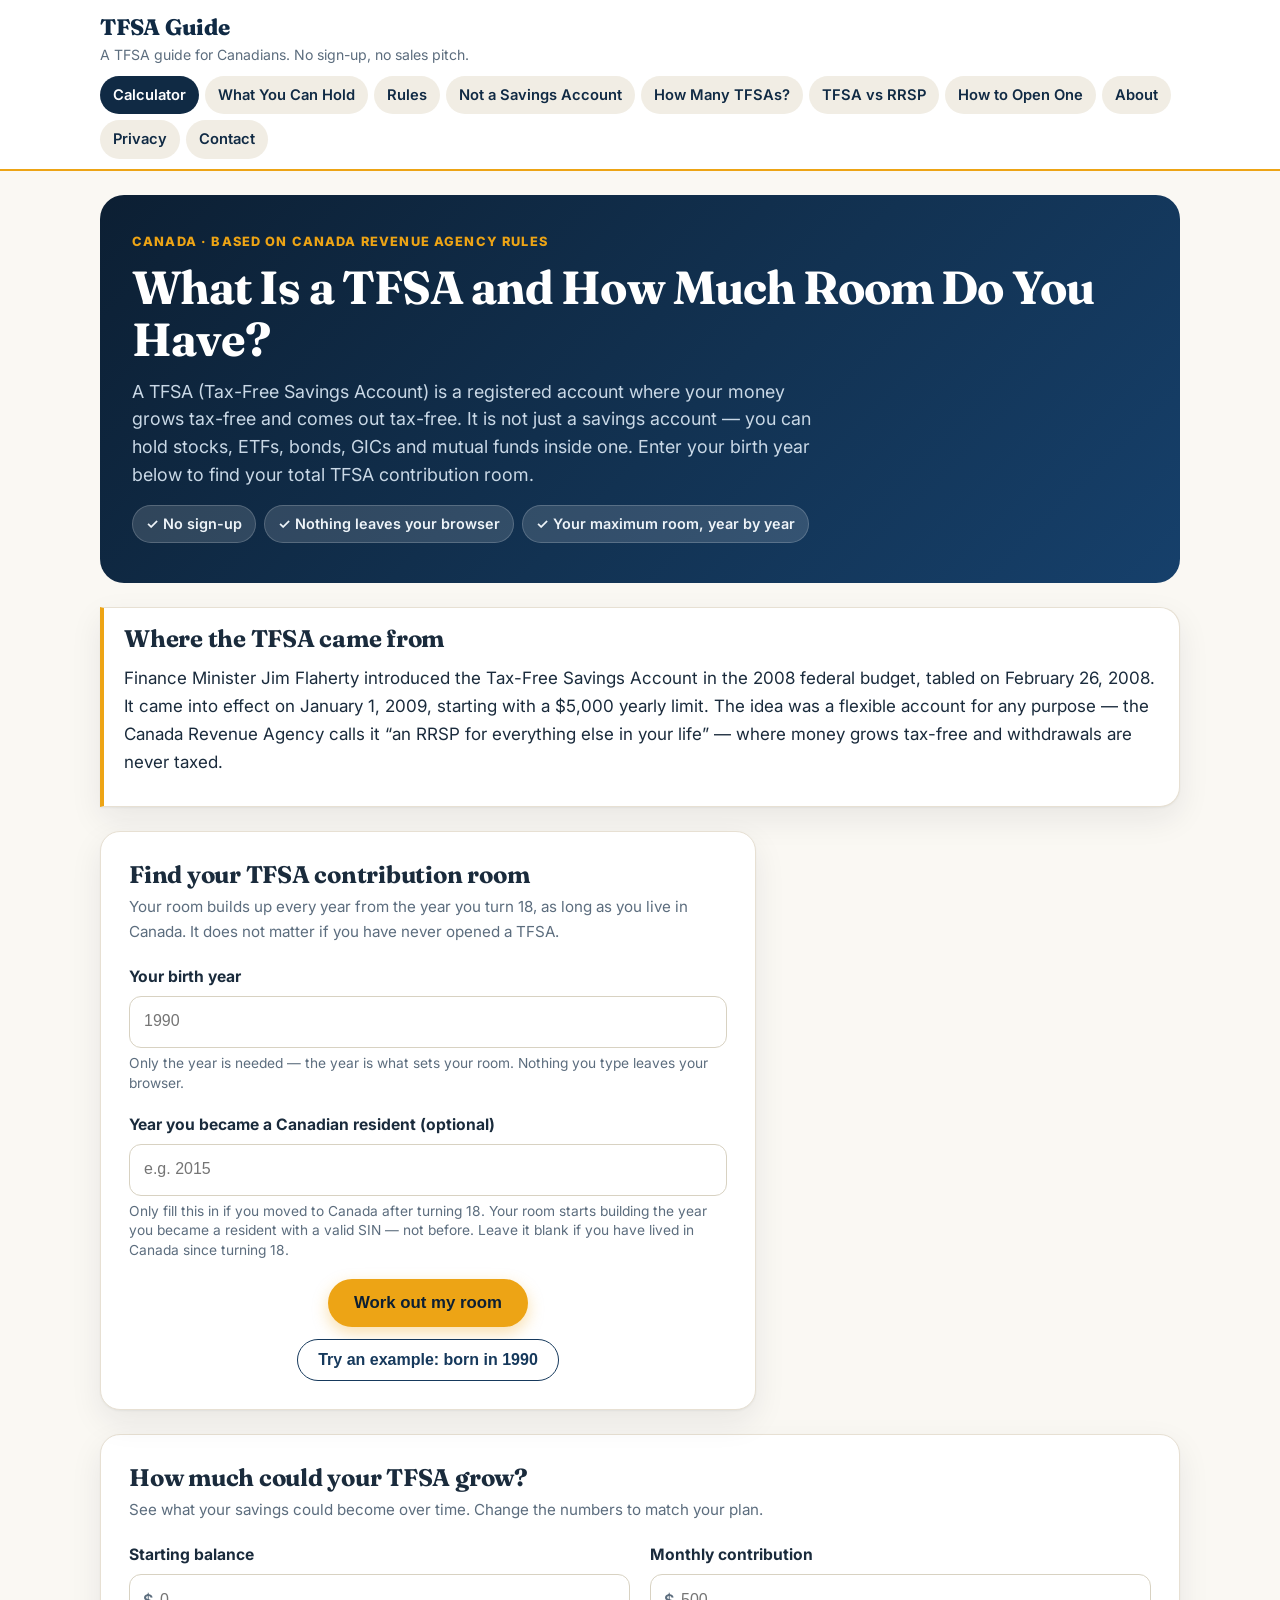
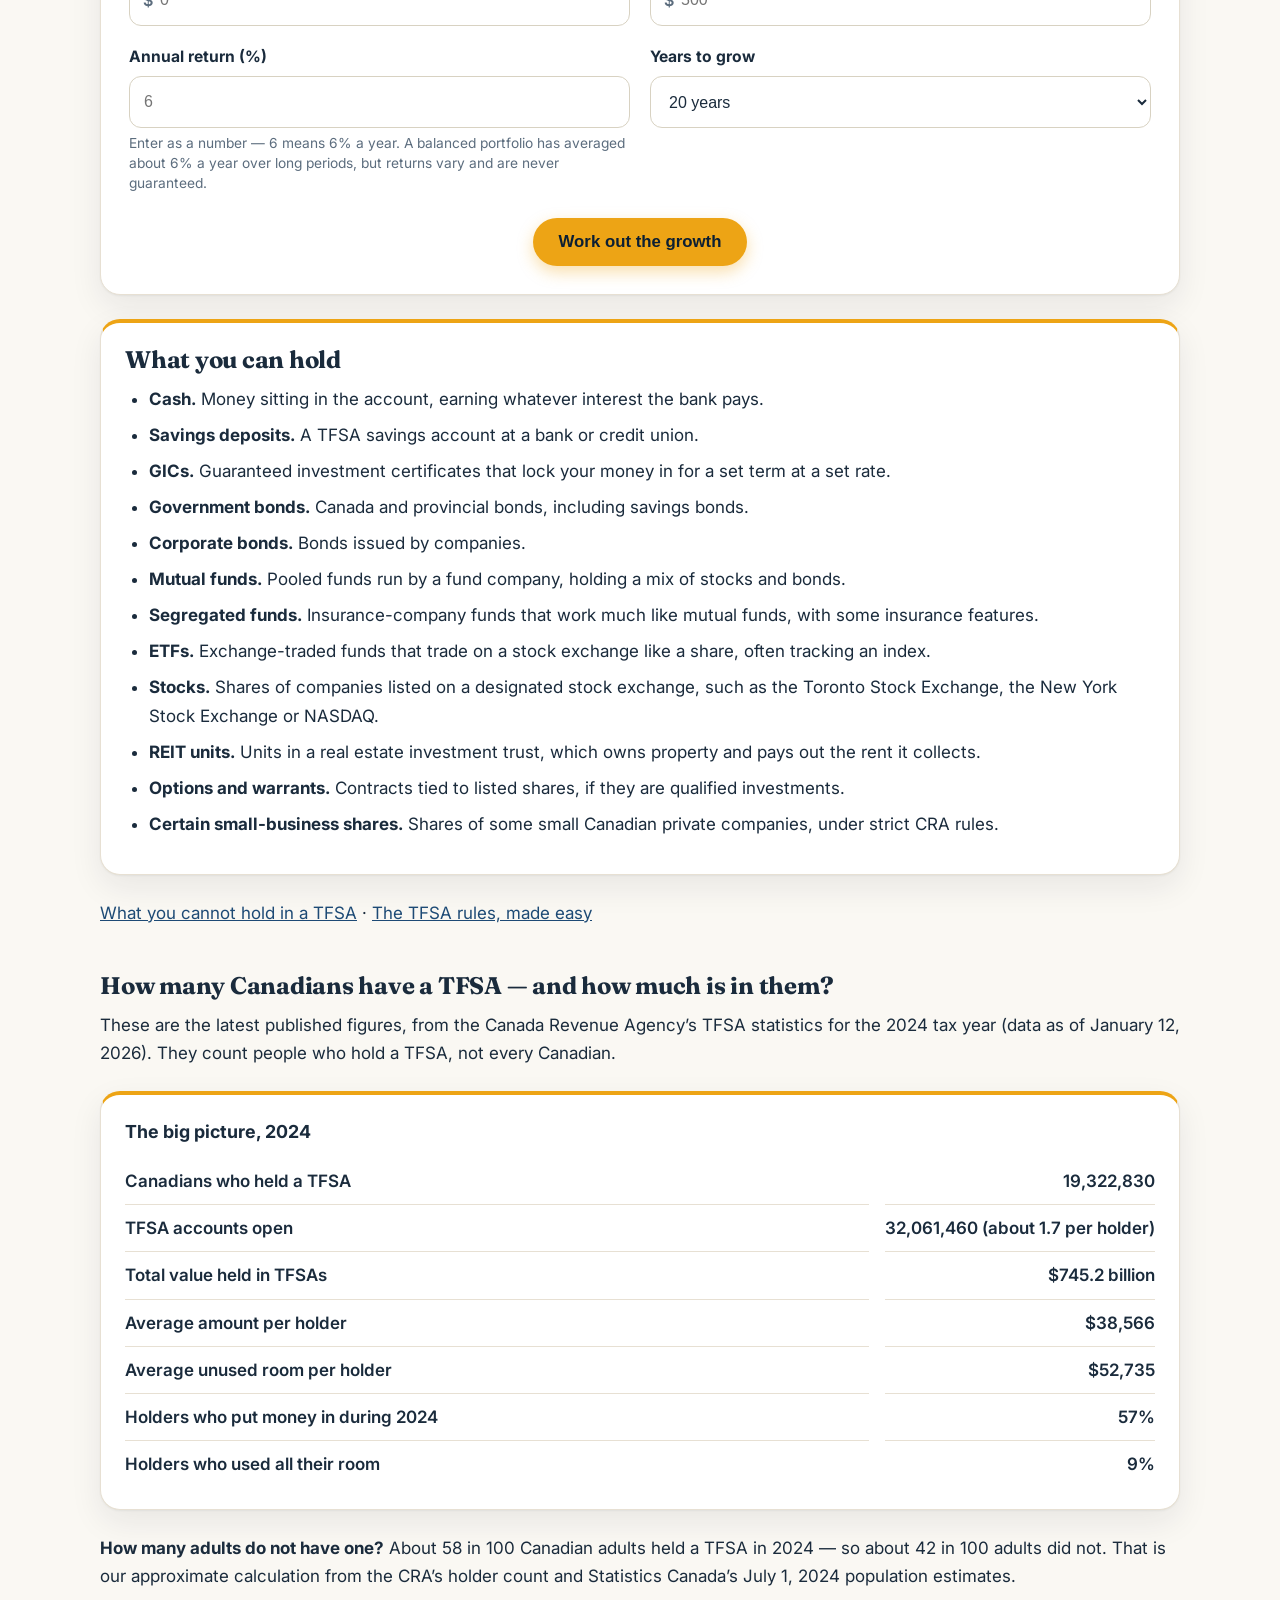
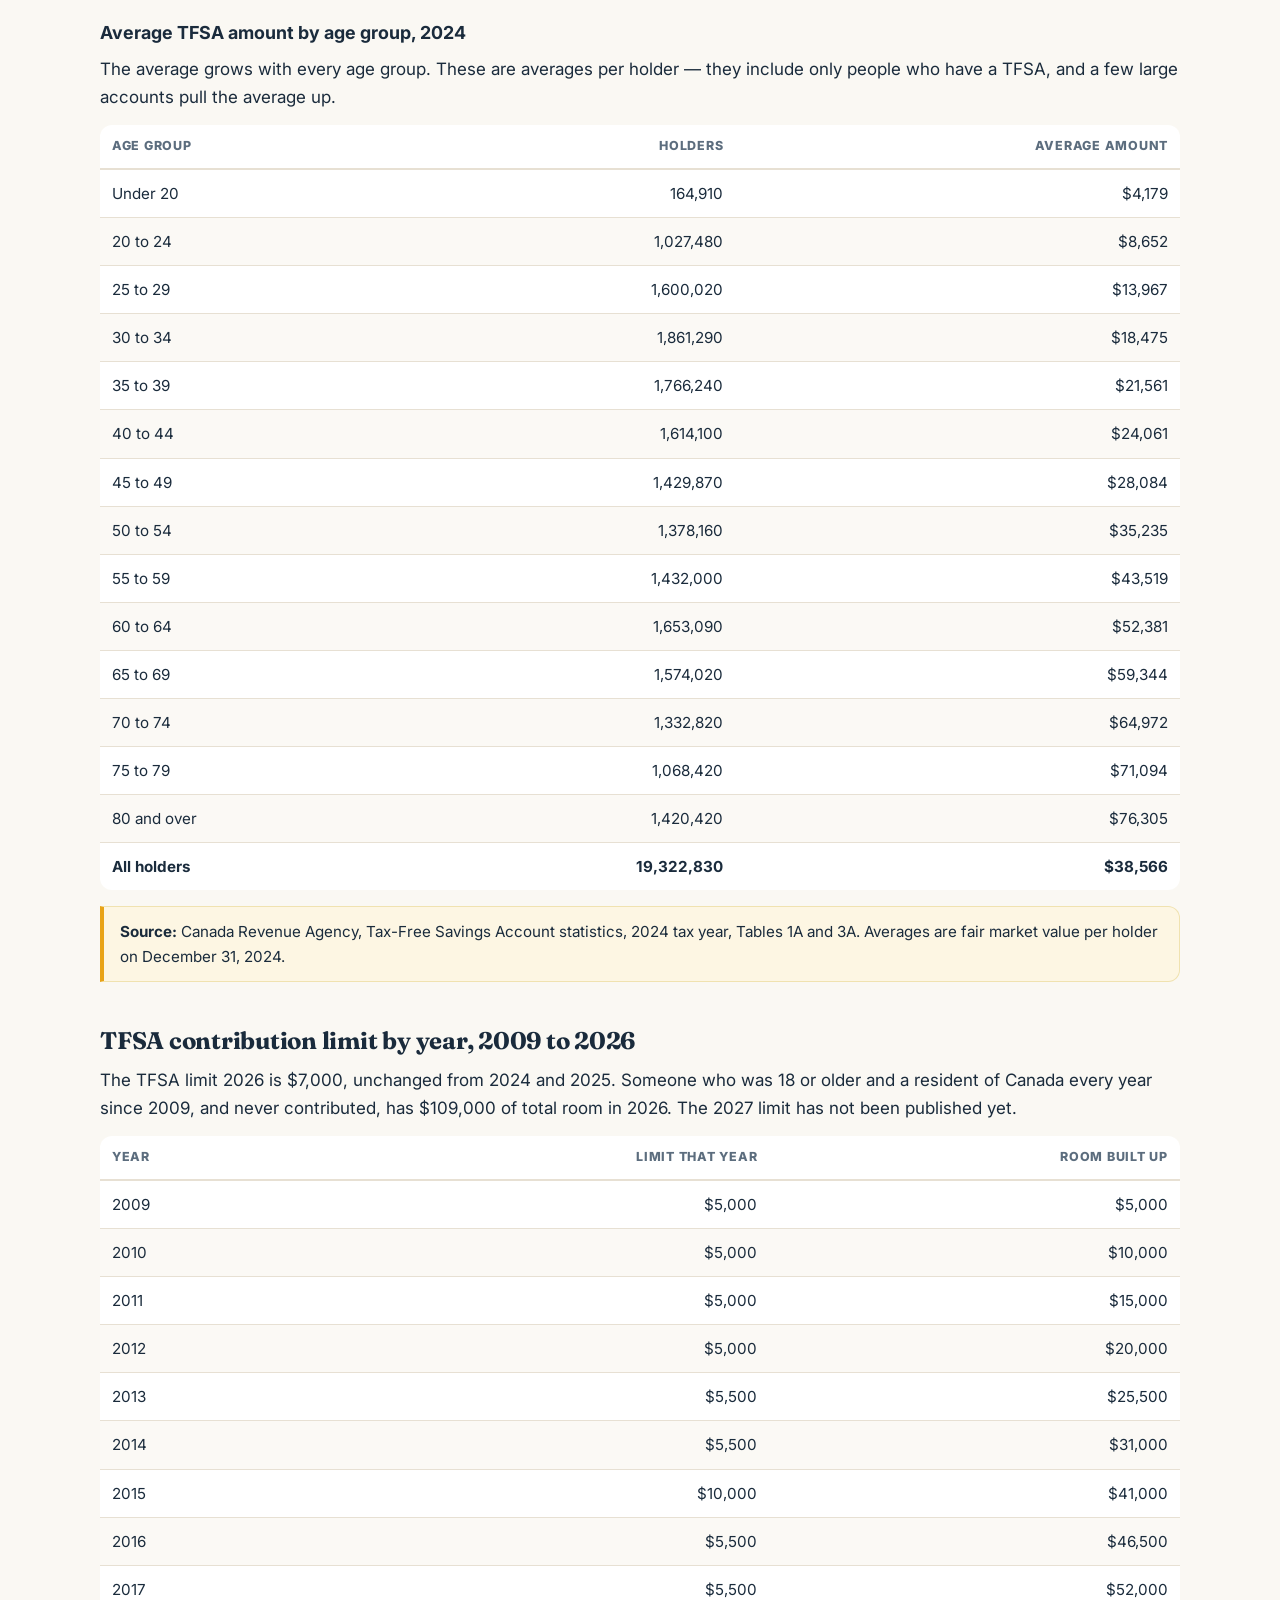
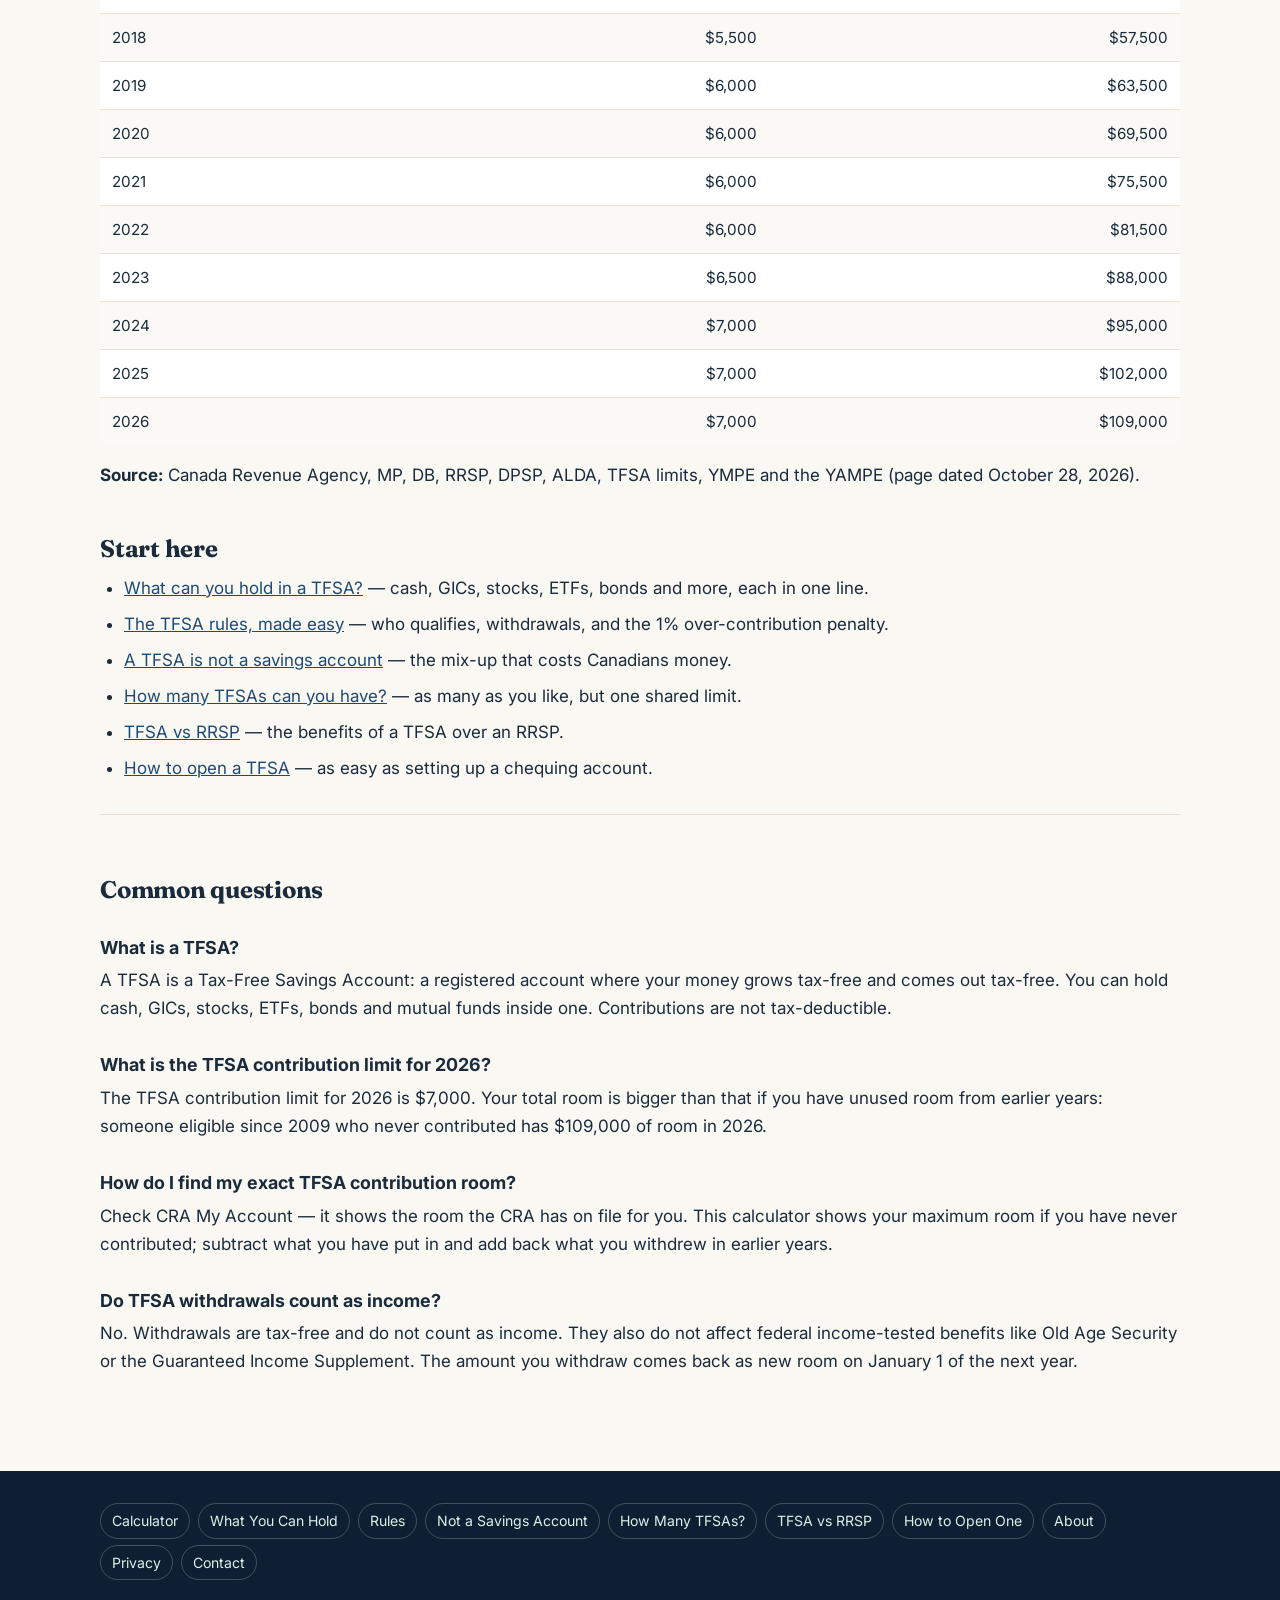
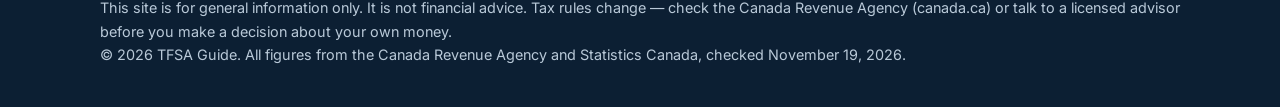
<file: index.html>
<!DOCTYPE html>
<html lang="en-CA">
<head>
<meta charset="utf-8">
<meta name="viewport" content="width=device-width, initial-scale=1">
<title>TFSA Contribution Limit Calculator: What Is a TFSA and How Much Room Do You Have?</title>
<meta name="description" content="Free TFSA calculator for Canadians: enter your birth year to find your total TFSA contribution room, plus the 2026 limit, the rules, and what you can hold.">
<link rel="canonical" href="https://tfsasimplified.ca/">
<meta property="og:title" content="TFSA Contribution Limit Calculator: What Is a TFSA and How Much Room Do You Have?">
<meta property="og:description" content="Free TFSA calculator for Canadians: enter your birth year to find your total TFSA contribution room, plus the 2026 limit, the rules, and what you can hold.">
<meta property="og:type" content="article">
<meta property="og:url" content="https://tfsasimplified.ca/">
<meta property="og:image" content="https://tfsasimplified.ca/og-image.png">
<meta name="twitter:card" content="summary_large_image">
<meta name="twitter:title" content="TFSA Contribution Limit Calculator: What Is a TFSA and How Much Room Do You Have?">
<meta name="twitter:description" content="Free TFSA calculator for Canadians: enter your birth year to find your total TFSA contribution room, plus the 2026 limit, the rules, and what you can hold.">
<meta name="twitter:image" content="https://tfsasimplified.ca/og-image.png">
<script type="application/ld+json">
{
  "@context": "https://schema.org",
  "@type": "WebPage",
  "name": "TFSA Contribution Limit Calculator: What Is a TFSA and How Much Room Do You Have?",
  "url": "https://tfsasimplified.ca/",
  "description": "Free TFSA calculator for Canadians: enter your birth year to find your total TFSA contribution room, plus the 2026 limit, the rules, and what you can hold."
}
</script>
<script type="application/ld+json">
{
  "@context": "https://schema.org",
  "@type": "WebApplication",
  "name": "TFSA Contribution Room Calculator",
  "url": "https://tfsasimplified.ca/",
  "applicationCategory": "FinanceApplication",
  "operatingSystem": "Any",
  "browserRequirements": "Requires JavaScript",
  "offers": {
    "@type": "Offer",
    "price": "0",
    "priceCurrency": "CAD"
  },
  "description": "Free calculator that shows your TFSA contribution room and how much your TFSA could grow."
}
</script>
<script type="application/ld+json">
{
  "@context": "https://schema.org",
  "@type": "FAQPage",
  "mainEntity": [
    {
      "@type": "Question",
      "name": "What is a TFSA?",
      "acceptedAnswer": {
        "@type": "Answer",
        "text": "A TFSA is a Tax-Free Savings Account: a registered account where your money grows tax-free and comes out tax-free. You can hold cash, GICs, stocks, ETFs, bonds and mutual funds inside one. Contributions are not tax-deductible."
      }
    },
    {
      "@type": "Question",
      "name": "What is the TFSA contribution limit for 2026?",
      "acceptedAnswer": {
        "@type": "Answer",
        "text": "The TFSA contribution limit for 2026 is $7,000. Your total room is bigger than that if you have unused room from earlier years: someone eligible since 2009 who never contributed has $109,000 of room in 2026."
      }
    },
    {
      "@type": "Question",
      "name": "How do I find my exact TFSA contribution room?",
      "acceptedAnswer": {
        "@type": "Answer",
        "text": "Check CRA My Account \u2014 it shows the room the CRA has on file for you. This calculator shows your maximum room if you have never contributed; subtract what you have put in and add back what you withdrew in earlier years."
      }
    },
    {
      "@type": "Question",
      "name": "Do TFSA withdrawals count as income?",
      "acceptedAnswer": {
        "@type": "Answer",
        "text": "No. Withdrawals are tax-free and do not count as income. They also do not affect federal income-tested benefits like Old Age Security or the Guaranteed Income Supplement. The amount you withdraw comes back as new room on January 1 of the next year."
      }
    }
  ]
}
</script>
<script type="application/ld+json">
{
  "@context": "https://schema.org",
  "@type": "Article",
  "headline": "TFSA Contribution Limit Calculator: What Is a TFSA and How Much Room Do You Have?",
  "description": "Free TFSA calculator for Canadians: enter your birth year to find your total TFSA contribution room, plus the 2026 limit, the rules, and what you can hold.",
  "url": "https://tfsasimplified.ca/",
  "mainEntityOfPage": "https://tfsasimplified.ca/"
}
</script>
<link rel="preconnect" href="https://fonts.googleapis.com">
<link rel="preconnect" href="https://fonts.gstatic.com" crossorigin>
<link href="https://fonts.googleapis.com/css2?family=Fraunces:opsz,wght@9..144,700;9..144,800&family=Inter:wght@400;600;700;800&display=swap" rel="stylesheet">
<link rel="stylesheet" href="style.css?v=4">
<script src="calculator.js?v=4" defer></script>
</head>
<body>
<header class="site">
  <div class="wrap">
    <p class="site-title"><a href="index.html">TFSA Guide</a></p>
    <p class="tagline">A TFSA guide for Canadians. No sign-up, no sales pitch.</p>
    <nav class="main" aria-label="Main navigation">
      <a href="index.html" class="current">Calculator</a>
      <a href="what-can-you-hold-in-a-tfsa.html">What You Can Hold</a>
      <a href="tfsa-rules.html">Rules</a>
      <a href="tfsa-is-not-a-savings-account.html">Not a Savings Account</a>
      <a href="how-many-tfsas-can-you-have.html">How Many TFSAs?</a>
      <a href="tfsa-vs-rrsp.html">TFSA vs RRSP</a>
      <a href="how-to-open-a-tfsa.html">How to Open One</a>
      <a href="about.html">About</a>
      <a href="privacy.html">Privacy</a>
      <a href="contact.html">Contact</a>
    </nav>
  </div>
</header>
<div class="ad-slot" data-ad-slot="leaderboard"><!-- AdSense code goes here when approved --></div>
<main>
  <div class="wrap">

    <section class="hero">
      <p class="eyebrow">Canada &middot; Based on Canada Revenue Agency rules</p>
      <h1>What Is a TFSA and How Much Room Do You Have?</h1>
      <p class="lede">A TFSA (Tax-Free Savings Account) is a registered account where your money grows tax-free and comes out tax-free. It is not just a savings account &mdash; you can hold stocks, ETFs, bonds, GICs and mutual funds inside one. Enter your birth year below to find your total TFSA contribution room.</p>
      <ul class="chips">
        <li>&#10003; No sign-up</li>
        <li>&#10003; Nothing leaves your browser</li>
        <li>&#10003; Your maximum room, year by year</li>
      </ul>
    </section>

    <section class="origin">
      <h2>Where the TFSA came from</h2>
      <p>Finance Minister Jim Flaherty introduced the Tax-Free Savings Account in the 2008 federal budget, tabled on February 26, 2008. It came into effect on January 1, 2009, starting with a $5,000 yearly limit. The idea was a flexible account for any purpose &mdash; the Canada Revenue Agency calls it &ldquo;an RRSP for everything else in your life&rdquo; &mdash; where money grows tax-free and withdrawals are never taxed.</p>
    </section>

    <div class="calc-layout">
      <div class="calc-box">
        <h2>Find your TFSA contribution room</h2>
        <p class="sub">Your room builds up every year from the year you turn 18, as long as you live in Canada. It does not matter if you have never opened a TFSA.</p>
        <div class="field">
          <label for="dob-year">Your birth year</label>
          <input type="number" id="dob-year" min="1900" max="2026" placeholder="1990" inputmode="numeric">
          <span class="hint">Only the year is needed &mdash; the year is what sets your room. Nothing you type leaves your browser.</span>
        </div>
        <div class="field">
          <label for="residency-year">Year you became a Canadian resident (optional)</label>
          <input type="number" id="residency-year" min="1900" max="2026" placeholder="e.g. 2015" inputmode="numeric">
          <span class="hint">Only fill this in if you moved to Canada after turning 18. Your room starts building the year you became a resident with a valid SIN &mdash; not before. Leave it blank if you have lived in Canada since turning 18.</span>
        </div>
        <div class="calc-actions">
          <button class="cta-btn" id="calc-btn" type="button">Work out my room</button>
          <button class="example-btn" id="example-btn" type="button">Try an example: born in 1990</button>
        </div>
        <div id="calc-error" class="no-result" hidden></div>
      </div>
      <div class="results-col">
        <div class="results" id="results" hidden>
          <p class="big-label">Your maximum TFSA room in 2026</p>
          <p class="big" id="room-total">$0</p>
          <p class="big-sub" id="room-sub"></p>
          <dl id="room-rows"></dl>
          <p class="note"><strong>This is your maximum room if you have never contributed.</strong> If you have put money in before, subtract what you contributed. If you took money out in an earlier year, add it back. Your exact personal room is in CRA My Account.</p>
        </div>
      </div>
    </div>

    <div class="calc-box growth-box">
      <h2>How much could your TFSA grow?</h2>
      <p class="sub">See what your savings could become over time. Change the numbers to match your plan.</p>
      <div class="field-row">
        <div class="field">
          <label for="growth-start">Starting balance</label>
          <span class="money-input"><span>$</span><input type="number" id="growth-start" min="0" max="10000000" placeholder="0" inputmode="decimal"></span>
        </div>
        <div class="field">
          <label for="growth-monthly">Monthly contribution</label>
          <span class="money-input"><span>$</span><input type="number" id="growth-monthly" min="0" max="100000" placeholder="500" inputmode="decimal"></span>
        </div>
      </div>
      <div class="field-row">
        <div class="field">
          <label for="growth-return">Annual return (%)</label>
          <input type="number" id="growth-return" min="0" max="30" step="0.5" placeholder="6" inputmode="decimal">
          <span class="hint">Enter as a number &mdash; 6 means 6% a year. A balanced portfolio has averaged about 6% a year over long periods, but returns vary and are never guaranteed.</span>
        </div>
        <div class="field">
          <label for="growth-years">Years to grow</label>
          <select id="growth-years"><option value="10">10 years</option><option value="20" selected>20 years</option><option value="30">30 years</option></select>
        </div>
      </div>
      <div class="calc-actions">
        <button class="cta-btn" id="growth-btn" type="button">Work out the growth</button>
      </div>
      <div id="growth-error" class="no-result" hidden></div>
      <div class="results" id="growth-results" hidden>
        <p class="big-label">Your TFSA could be worth</p>
        <p class="big" id="growth-total">$0</p>
        <p class="big-sub" id="growth-sub"></p>
        <dl id="growth-rows"></dl>
        <p class="note"><strong>This is an illustration, not a promise.</strong> Investment returns go up and down, and your TFSA could be worth less than you put in. These numbers assume your return stays the same every year, your monthly contribution never changes, and you pay no fees or tax.</p>
      </div>
    </div>

    <section>
      <div class="example">
      <h2>What you can hold</h2>
      <ul>
        <li><strong>Cash.</strong> Money sitting in the account, earning whatever interest the bank pays.</li>
        <li><strong>Savings deposits.</strong> A TFSA savings account at a bank or credit union.</li>
        <li><strong>GICs.</strong> Guaranteed investment certificates that lock your money in for a set term at a set rate.</li>
        <li><strong>Government bonds.</strong> Canada and provincial bonds, including savings bonds.</li>
        <li><strong>Corporate bonds.</strong> Bonds issued by companies.</li>
        <li><strong>Mutual funds.</strong> Pooled funds run by a fund company, holding a mix of stocks and bonds.</li>
        <li><strong>Segregated funds.</strong> Insurance-company funds that work much like mutual funds, with some insurance features.</li>
        <li><strong>ETFs.</strong> Exchange-traded funds that trade on a stock exchange like a share, often tracking an index.</li>
        <li><strong>Stocks.</strong> Shares of companies listed on a designated stock exchange, such as the Toronto Stock Exchange, the New York Stock Exchange or NASDAQ.</li>
        <li><strong>REIT units.</strong> Units in a real estate investment trust, which owns property and pays out the rent it collects.</li>
        <li><strong>Options and warrants.</strong> Contracts tied to listed shares, if they are qualified investments.</li>
        <li><strong>Certain small-business shares.</strong> Shares of some small Canadian private companies, under strict CRA rules.</li>
      </ul>
      </div>
      <p><a href="what-can-you-hold-in-a-tfsa.html">What you cannot hold in a TFSA</a> &middot; <a href="tfsa-rules.html">The TFSA rules, made easy</a></p>
    </section>

    <section class="stats">
      <h2>How many Canadians have a TFSA &mdash; and how much is in them?</h2>
      <p>These are the latest published figures, from the Canada Revenue Agency&rsquo;s TFSA statistics for the 2024 tax year (data as of January 12, 2026). They count people who hold a TFSA, not every Canadian.</p>
      <div class="example">
        <h3>The big picture, 2024</h3>
        <dl>
          <dt>Canadians who held a TFSA</dt><dd>19,322,830</dd>
          <dt>TFSA accounts open</dt><dd>32,061,460 (about 1.7 per holder)</dd>
          <dt>Total value held in TFSAs</dt><dd>$745.2 billion</dd>
          <dt>Average amount per holder</dt><dd>$38,566</dd>
          <dt>Average unused room per holder</dt><dd>$52,735</dd>
          <dt>Holders who put money in during 2024</dt><dd>57%</dd>
          <dt>Holders who used all their room</dt><dd>9%</dd>
        </dl>
      </div>
      <p><strong>How many adults do not have one?</strong> About 58 in 100 Canadian adults held a TFSA in 2024 &mdash; so about 42 in 100 adults did not. That is our approximate calculation from the CRA&rsquo;s holder count and Statistics Canada&rsquo;s July 1, 2024 population estimates.</p>
      <h3>Average TFSA amount by age group, 2024</h3>
      <p>The average grows with every age group. These are averages per holder &mdash; they include only people who have a TFSA, and a few large accounts pull the average up.</p>
      <div class="table-scroll"><table>
        <thead><tr><th>Age group</th><th class="num">Holders</th><th class="num">Average amount</th></tr></thead>
        <tbody>
      <tr><td>Under 20</td><td class="num">164,910</td><td class="num">$4,179</td></tr>
      <tr><td>20 to 24</td><td class="num">1,027,480</td><td class="num">$8,652</td></tr>
      <tr><td>25 to 29</td><td class="num">1,600,020</td><td class="num">$13,967</td></tr>
      <tr><td>30 to 34</td><td class="num">1,861,290</td><td class="num">$18,475</td></tr>
      <tr><td>35 to 39</td><td class="num">1,766,240</td><td class="num">$21,561</td></tr>
      <tr><td>40 to 44</td><td class="num">1,614,100</td><td class="num">$24,061</td></tr>
      <tr><td>45 to 49</td><td class="num">1,429,870</td><td class="num">$28,084</td></tr>
      <tr><td>50 to 54</td><td class="num">1,378,160</td><td class="num">$35,235</td></tr>
      <tr><td>55 to 59</td><td class="num">1,432,000</td><td class="num">$43,519</td></tr>
      <tr><td>60 to 64</td><td class="num">1,653,090</td><td class="num">$52,381</td></tr>
      <tr><td>65 to 69</td><td class="num">1,574,020</td><td class="num">$59,344</td></tr>
      <tr><td>70 to 74</td><td class="num">1,332,820</td><td class="num">$64,972</td></tr>
      <tr><td>75 to 79</td><td class="num">1,068,420</td><td class="num">$71,094</td></tr>
      <tr><td>80 and over</td><td class="num">1,420,420</td><td class="num">$76,305</td></tr>
          <tr><td><strong>All holders</strong></td><td class="num"><strong>19,322,830</strong></td><td class="num"><strong>$38,566</strong></td></tr>
        </tbody>
      </table></div>
      <p class="note"><strong>Source:</strong> Canada Revenue Agency, Tax-Free Savings Account statistics, 2024 tax year, Tables 1A and 3A. Averages are fair market value per holder on December 31, 2024.</p>
    </section>

    <section>
      <h2>TFSA contribution limit by year, 2009 to 2026</h2>
      <p>The TFSA limit 2026 is $7,000, unchanged from 2024 and 2025. Someone who was 18 or older and a resident of Canada every year since 2009, and never contributed, has $109,000 of total room in 2026. The 2027 limit has not been published yet.</p>
      <div class="table-scroll"><table>
        <thead><tr><th>Year</th><th class="num">Limit that year</th><th class="num">Room built up</th></tr></thead>
        <tbody>
      <tr><td>2009</td><td class="num">$5,000</td><td class="num">$5,000</td></tr>
      <tr><td>2010</td><td class="num">$5,000</td><td class="num">$10,000</td></tr>
      <tr><td>2011</td><td class="num">$5,000</td><td class="num">$15,000</td></tr>
      <tr><td>2012</td><td class="num">$5,000</td><td class="num">$20,000</td></tr>
      <tr><td>2013</td><td class="num">$5,500</td><td class="num">$25,500</td></tr>
      <tr><td>2014</td><td class="num">$5,500</td><td class="num">$31,000</td></tr>
      <tr><td>2015</td><td class="num">$10,000</td><td class="num">$41,000</td></tr>
      <tr><td>2016</td><td class="num">$5,500</td><td class="num">$46,500</td></tr>
      <tr><td>2017</td><td class="num">$5,500</td><td class="num">$52,000</td></tr>
      <tr><td>2018</td><td class="num">$5,500</td><td class="num">$57,500</td></tr>
      <tr><td>2019</td><td class="num">$6,000</td><td class="num">$63,500</td></tr>
      <tr><td>2020</td><td class="num">$6,000</td><td class="num">$69,500</td></tr>
      <tr><td>2021</td><td class="num">$6,000</td><td class="num">$75,500</td></tr>
      <tr><td>2022</td><td class="num">$6,000</td><td class="num">$81,500</td></tr>
      <tr><td>2023</td><td class="num">$6,500</td><td class="num">$88,000</td></tr>
      <tr><td>2024</td><td class="num">$7,000</td><td class="num">$95,000</td></tr>
      <tr><td>2025</td><td class="num">$7,000</td><td class="num">$102,000</td></tr>
      <tr><td>2026</td><td class="num">$7,000</td><td class="num">$109,000</td></tr>
        </tbody>
      </table></div>
      <p><strong>Source:</strong> Canada Revenue Agency, MP, DB, RRSP, DPSP, ALDA, TFSA limits, YMPE and the YAMPE (page dated October 28, 2026).</p>
    </section>

    <section>
      <h2>Start here</h2>
      <ul>
        <li><a href="what-can-you-hold-in-a-tfsa.html">What can you hold in a TFSA?</a> &mdash; cash, GICs, stocks, ETFs, bonds and more, each in one line.</li>
        <li><a href="tfsa-rules.html">The TFSA rules, made easy</a> &mdash; who qualifies, withdrawals, and the 1% over-contribution penalty.</li>
        <li><a href="tfsa-is-not-a-savings-account.html">A TFSA is not a savings account</a> &mdash; the mix-up that costs Canadians money.</li>
        <li><a href="how-many-tfsas-can-you-have.html">How many TFSAs can you have?</a> &mdash; as many as you like, but one shared limit.</li>
        <li><a href="tfsa-vs-rrsp.html">TFSA vs RRSP</a> &mdash; the benefits of a TFSA over an RRSP.</li>
        <li><a href="how-to-open-a-tfsa.html">How to open a TFSA</a> &mdash; as easy as setting up a chequing account.</li>
      </ul>
    </section>

    <section class="faq">
      <h2>Common questions</h2>
      <h3>What is a TFSA?</h3>
      <p>A TFSA is a Tax-Free Savings Account: a registered account where your money grows tax-free and comes out tax-free. You can hold cash, GICs, stocks, ETFs, bonds and mutual funds inside one. Contributions are not tax-deductible.</p>
      <h3>What is the TFSA contribution limit for 2026?</h3>
      <p>The TFSA contribution limit for 2026 is $7,000. Your total room is bigger than that if you have unused room from earlier years: someone eligible since 2009 who never contributed has $109,000 of room in 2026.</p>
      <h3>How do I find my exact TFSA contribution room?</h3>
      <p>Check CRA My Account — it shows the room the CRA has on file for you. This calculator shows your maximum room if you have never contributed; subtract what you have put in and add back what you withdrew in earlier years.</p>
      <h3>Do TFSA withdrawals count as income?</h3>
      <p>No. Withdrawals are tax-free and do not count as income. They also do not affect federal income-tested benefits like Old Age Security or the Guaranteed Income Supplement. The amount you withdraw comes back as new room on January 1 of the next year.</p>
    </section>

  </div>
</main>
<div class="ad-slot" data-ad-slot="footer"><!-- AdSense code goes here when approved --></div>
<footer class="site">
  <div class="wrap">
    <nav aria-label="Footer navigation">
      <a href="index.html">Calculator</a>
      <a href="what-can-you-hold-in-a-tfsa.html">What You Can Hold</a>
      <a href="tfsa-rules.html">Rules</a>
      <a href="tfsa-is-not-a-savings-account.html">Not a Savings Account</a>
      <a href="how-many-tfsas-can-you-have.html">How Many TFSAs?</a>
      <a href="tfsa-vs-rrsp.html">TFSA vs RRSP</a>
      <a href="how-to-open-a-tfsa.html">How to Open One</a>
      <a href="about.html">About</a>
      <a href="privacy.html">Privacy</a>
      <a href="contact.html">Contact</a>
    </nav>
    <p>This site is for general information only. It is not financial advice. Tax rules change — check the Canada Revenue Agency (canada.ca) or talk to a licensed advisor before you make a decision about your own money.</p>
    <p>&copy; 2026 TFSA Guide. All figures from the Canada Revenue Agency and Statistics Canada, checked November 19, 2026.</p>
  </div>
</footer>
</body>
</html>
</file>
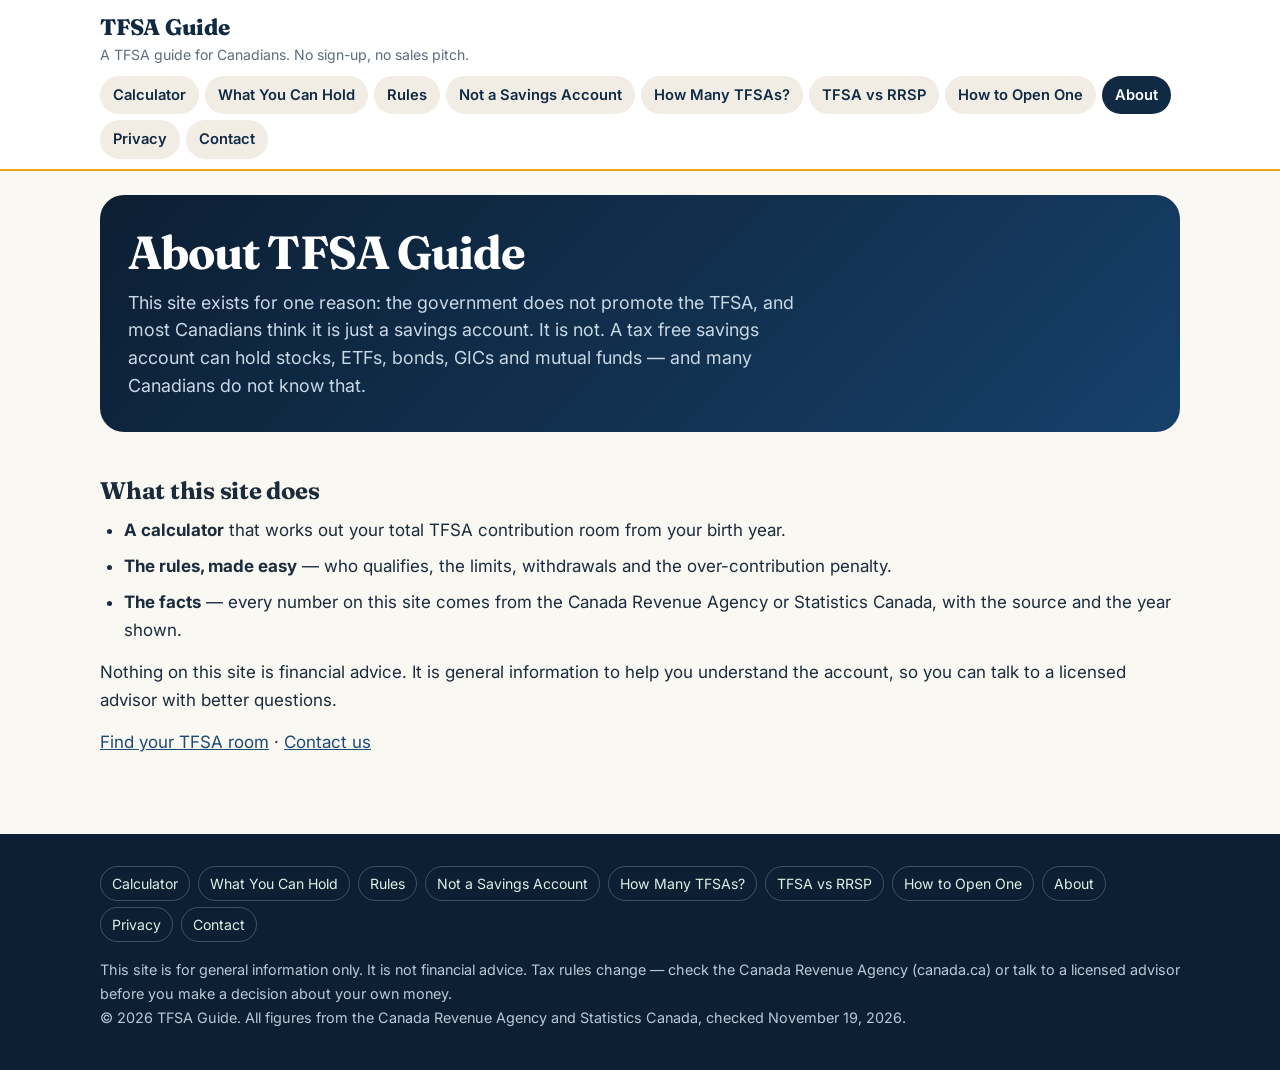
<file: about.html>
<!DOCTYPE html>
<html lang="en-CA">
<head>
<meta charset="utf-8">
<meta name="viewport" content="width=device-width, initial-scale=1">
<title>About TFSA Guide — A TFSA Guide for Canadians</title>
<meta name="description" content="Why this site exists: the TFSA is not just a savings account, and most Canadians do not know what it can hold.">
<link rel="canonical" href="https://tfsasimplified.ca/about.html">
<meta property="og:title" content="About TFSA Guide — A TFSA Guide for Canadians">
<meta property="og:description" content="Why this site exists: the TFSA is not just a savings account, and most Canadians do not know what it can hold.">
<meta property="og:type" content="website">
<meta property="og:url" content="https://tfsasimplified.ca/about.html">
<meta property="og:image" content="https://tfsasimplified.ca/og-image.png">
<meta name="twitter:card" content="summary_large_image">
<meta name="twitter:title" content="About TFSA Guide — A TFSA Guide for Canadians">
<meta name="twitter:description" content="Why this site exists: the TFSA is not just a savings account, and most Canadians do not know what it can hold.">
<meta name="twitter:image" content="https://tfsasimplified.ca/og-image.png">
<script type="application/ld+json">
{
  "@context": "https://schema.org",
  "@type": "WebPage",
  "name": "About TFSA Guide \u2014 A TFSA Guide for Canadians",
  "url": "https://tfsasimplified.ca/about.html",
  "description": "Why this site exists: the TFSA is not just a savings account, and most Canadians do not know what it can hold."
}
</script>
<script type="application/ld+json">
{
  "@context": "https://schema.org",
  "@type": "WebApplication",
  "name": "TFSA Contribution Room Calculator",
  "url": "https://tfsasimplified.ca/",
  "applicationCategory": "FinanceApplication",
  "operatingSystem": "Any",
  "browserRequirements": "Requires JavaScript",
  "offers": {
    "@type": "Offer",
    "price": "0",
    "priceCurrency": "CAD"
  },
  "description": "Free calculator that shows your TFSA contribution room and how much your TFSA could grow."
}
</script>
<link rel="preconnect" href="https://fonts.googleapis.com">
<link rel="preconnect" href="https://fonts.gstatic.com" crossorigin>
<link href="https://fonts.googleapis.com/css2?family=Fraunces:opsz,wght@9..144,700;9..144,800&family=Inter:wght@400;600;700;800&display=swap" rel="stylesheet">
<link rel="stylesheet" href="style.css?v=4">

</head>
<body>
<header class="site">
  <div class="wrap">
    <p class="site-title"><a href="index.html">TFSA Guide</a></p>
    <p class="tagline">A TFSA guide for Canadians. No sign-up, no sales pitch.</p>
    <nav class="main" aria-label="Main navigation">
      <a href="index.html">Calculator</a>
      <a href="what-can-you-hold-in-a-tfsa.html">What You Can Hold</a>
      <a href="tfsa-rules.html">Rules</a>
      <a href="tfsa-is-not-a-savings-account.html">Not a Savings Account</a>
      <a href="how-many-tfsas-can-you-have.html">How Many TFSAs?</a>
      <a href="tfsa-vs-rrsp.html">TFSA vs RRSP</a>
      <a href="how-to-open-a-tfsa.html">How to Open One</a>
      <a href="about.html" class="current">About</a>
      <a href="privacy.html">Privacy</a>
      <a href="contact.html">Contact</a>
    </nav>
  </div>
</header>
<div class="ad-slot" data-ad-slot="leaderboard"><!-- AdSense code goes here when approved --></div>
<main>
  <div class="wrap">

    <section class="page-hero">
      <h1>About TFSA Guide</h1>
      <p class="lede">This site exists for one reason: the government does not promote the TFSA, and most Canadians think it is just a savings account. It is not. A tax free savings account can hold stocks, ETFs, bonds, GICs and mutual funds &mdash; and many Canadians do not know that.</p>
    </section>
    <section>
      <h2>What this site does</h2>
      <ul>
        <li><strong>A calculator</strong> that works out your total TFSA contribution room from your birth year.</li>
        <li><strong>The rules, made easy</strong> &mdash; who qualifies, the limits, withdrawals and the over-contribution penalty.</li>
        <li><strong>The facts</strong> &mdash; every number on this site comes from the Canada Revenue Agency or Statistics Canada, with the source and the year shown.</li>
      </ul>
      <p>Nothing on this site is financial advice. It is general information to help you understand the account, so you can talk to a licensed advisor with better questions.</p>
      <p><a href="index.html">Find your TFSA room</a> &middot; <a href="contact.html">Contact us</a></p>
    </section>

  </div>
</main>
<div class="ad-slot" data-ad-slot="footer"><!-- AdSense code goes here when approved --></div>
<footer class="site">
  <div class="wrap">
    <nav aria-label="Footer navigation">
      <a href="index.html">Calculator</a>
      <a href="what-can-you-hold-in-a-tfsa.html">What You Can Hold</a>
      <a href="tfsa-rules.html">Rules</a>
      <a href="tfsa-is-not-a-savings-account.html">Not a Savings Account</a>
      <a href="how-many-tfsas-can-you-have.html">How Many TFSAs?</a>
      <a href="tfsa-vs-rrsp.html">TFSA vs RRSP</a>
      <a href="how-to-open-a-tfsa.html">How to Open One</a>
      <a href="about.html">About</a>
      <a href="privacy.html">Privacy</a>
      <a href="contact.html">Contact</a>
    </nav>
    <p>This site is for general information only. It is not financial advice. Tax rules change — check the Canada Revenue Agency (canada.ca) or talk to a licensed advisor before you make a decision about your own money.</p>
    <p>&copy; 2026 TFSA Guide. All figures from the Canada Revenue Agency and Statistics Canada, checked November 19, 2026.</p>
  </div>
</footer>
</body>
</html>
</file>
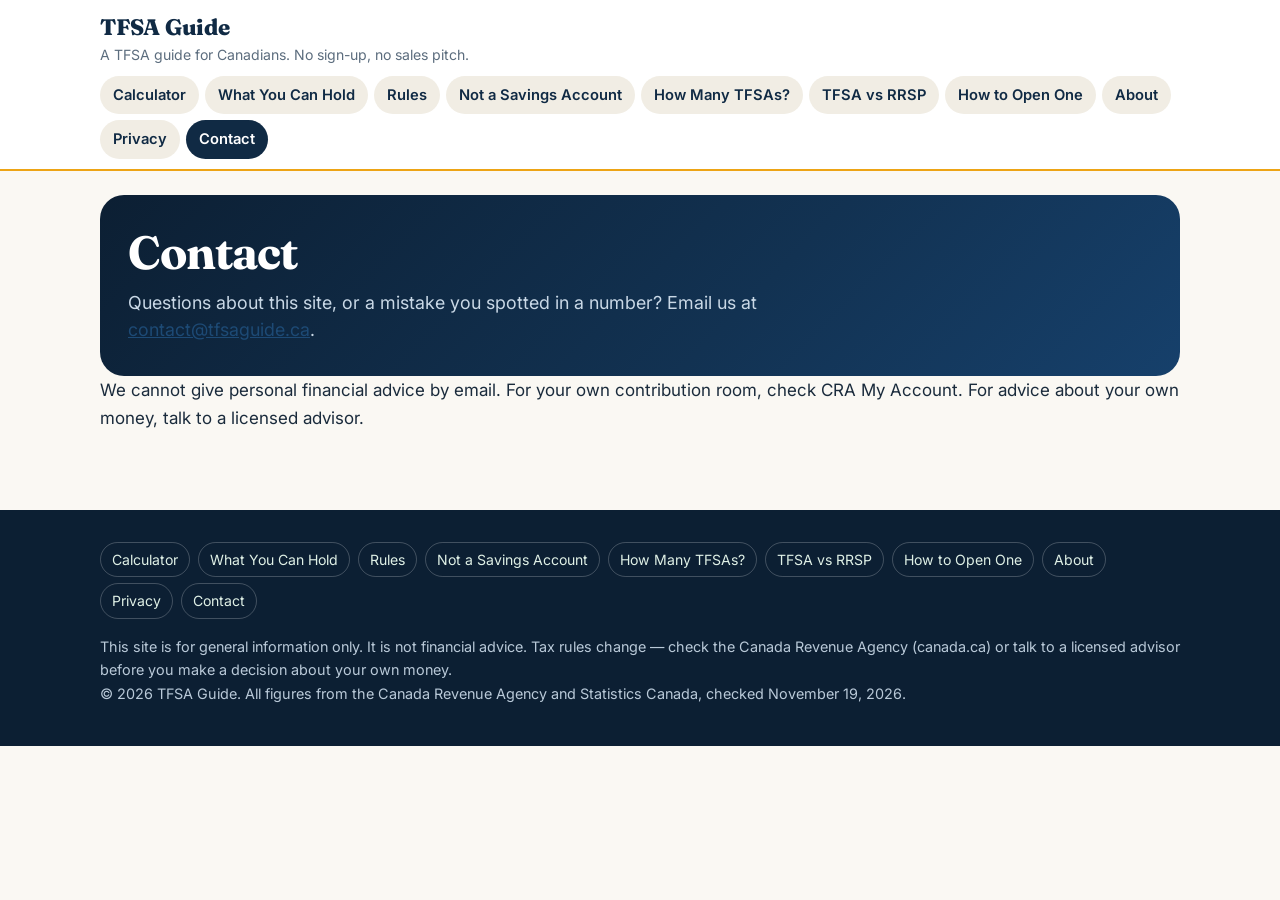
<file: contact.html>
<!DOCTYPE html>
<html lang="en-CA">
<head>
<meta charset="utf-8">
<meta name="viewport" content="width=device-width, initial-scale=1">
<title>Contact TFSA Guide</title>
<meta name="description" content="Contact TFSA Guide by email.">
<link rel="canonical" href="https://tfsasimplified.ca/contact.html">
<meta property="og:title" content="Contact TFSA Guide">
<meta property="og:description" content="Contact TFSA Guide by email.">
<meta property="og:type" content="website">
<meta property="og:url" content="https://tfsasimplified.ca/contact.html">
<meta property="og:image" content="https://tfsasimplified.ca/og-image.png">
<meta name="twitter:card" content="summary_large_image">
<meta name="twitter:title" content="Contact TFSA Guide">
<meta name="twitter:description" content="Contact TFSA Guide by email.">
<meta name="twitter:image" content="https://tfsasimplified.ca/og-image.png">
<script type="application/ld+json">
{
  "@context": "https://schema.org",
  "@type": "WebPage",
  "name": "Contact TFSA Guide",
  "url": "https://tfsasimplified.ca/contact.html",
  "description": "Contact TFSA Guide by email."
}
</script>
<script type="application/ld+json">
{
  "@context": "https://schema.org",
  "@type": "WebApplication",
  "name": "TFSA Contribution Room Calculator",
  "url": "https://tfsasimplified.ca/",
  "applicationCategory": "FinanceApplication",
  "operatingSystem": "Any",
  "browserRequirements": "Requires JavaScript",
  "offers": {
    "@type": "Offer",
    "price": "0",
    "priceCurrency": "CAD"
  },
  "description": "Free calculator that shows your TFSA contribution room and how much your TFSA could grow."
}
</script>
<link rel="preconnect" href="https://fonts.googleapis.com">
<link rel="preconnect" href="https://fonts.gstatic.com" crossorigin>
<link href="https://fonts.googleapis.com/css2?family=Fraunces:opsz,wght@9..144,700;9..144,800&family=Inter:wght@400;600;700;800&display=swap" rel="stylesheet">
<link rel="stylesheet" href="style.css?v=4">

</head>
<body>
<header class="site">
  <div class="wrap">
    <p class="site-title"><a href="index.html">TFSA Guide</a></p>
    <p class="tagline">A TFSA guide for Canadians. No sign-up, no sales pitch.</p>
    <nav class="main" aria-label="Main navigation">
      <a href="index.html">Calculator</a>
      <a href="what-can-you-hold-in-a-tfsa.html">What You Can Hold</a>
      <a href="tfsa-rules.html">Rules</a>
      <a href="tfsa-is-not-a-savings-account.html">Not a Savings Account</a>
      <a href="how-many-tfsas-can-you-have.html">How Many TFSAs?</a>
      <a href="tfsa-vs-rrsp.html">TFSA vs RRSP</a>
      <a href="how-to-open-a-tfsa.html">How to Open One</a>
      <a href="about.html">About</a>
      <a href="privacy.html">Privacy</a>
      <a href="contact.html" class="current">Contact</a>
    </nav>
  </div>
</header>
<div class="ad-slot" data-ad-slot="leaderboard"><!-- AdSense code goes here when approved --></div>
<main>
  <div class="wrap">

    <section class="page-hero">
      <h1>Contact</h1>
      <p class="lede">Questions about this site, or a mistake you spotted in a number? Email us at <a href="mailto:contact@tfsaguide.ca">contact@tfsaguide.ca</a>.</p>
    </section>
    <section>
      <p>We cannot give personal financial advice by email. For your own contribution room, check CRA My Account. For advice about your own money, talk to a licensed advisor.</p>
    </section>

  </div>
</main>
<div class="ad-slot" data-ad-slot="footer"><!-- AdSense code goes here when approved --></div>
<footer class="site">
  <div class="wrap">
    <nav aria-label="Footer navigation">
      <a href="index.html">Calculator</a>
      <a href="what-can-you-hold-in-a-tfsa.html">What You Can Hold</a>
      <a href="tfsa-rules.html">Rules</a>
      <a href="tfsa-is-not-a-savings-account.html">Not a Savings Account</a>
      <a href="how-many-tfsas-can-you-have.html">How Many TFSAs?</a>
      <a href="tfsa-vs-rrsp.html">TFSA vs RRSP</a>
      <a href="how-to-open-a-tfsa.html">How to Open One</a>
      <a href="about.html">About</a>
      <a href="privacy.html">Privacy</a>
      <a href="contact.html">Contact</a>
    </nav>
    <p>This site is for general information only. It is not financial advice. Tax rules change — check the Canada Revenue Agency (canada.ca) or talk to a licensed advisor before you make a decision about your own money.</p>
    <p>&copy; 2026 TFSA Guide. All figures from the Canada Revenue Agency and Statistics Canada, checked November 19, 2026.</p>
  </div>
</footer>
</body>
</html>
</file>
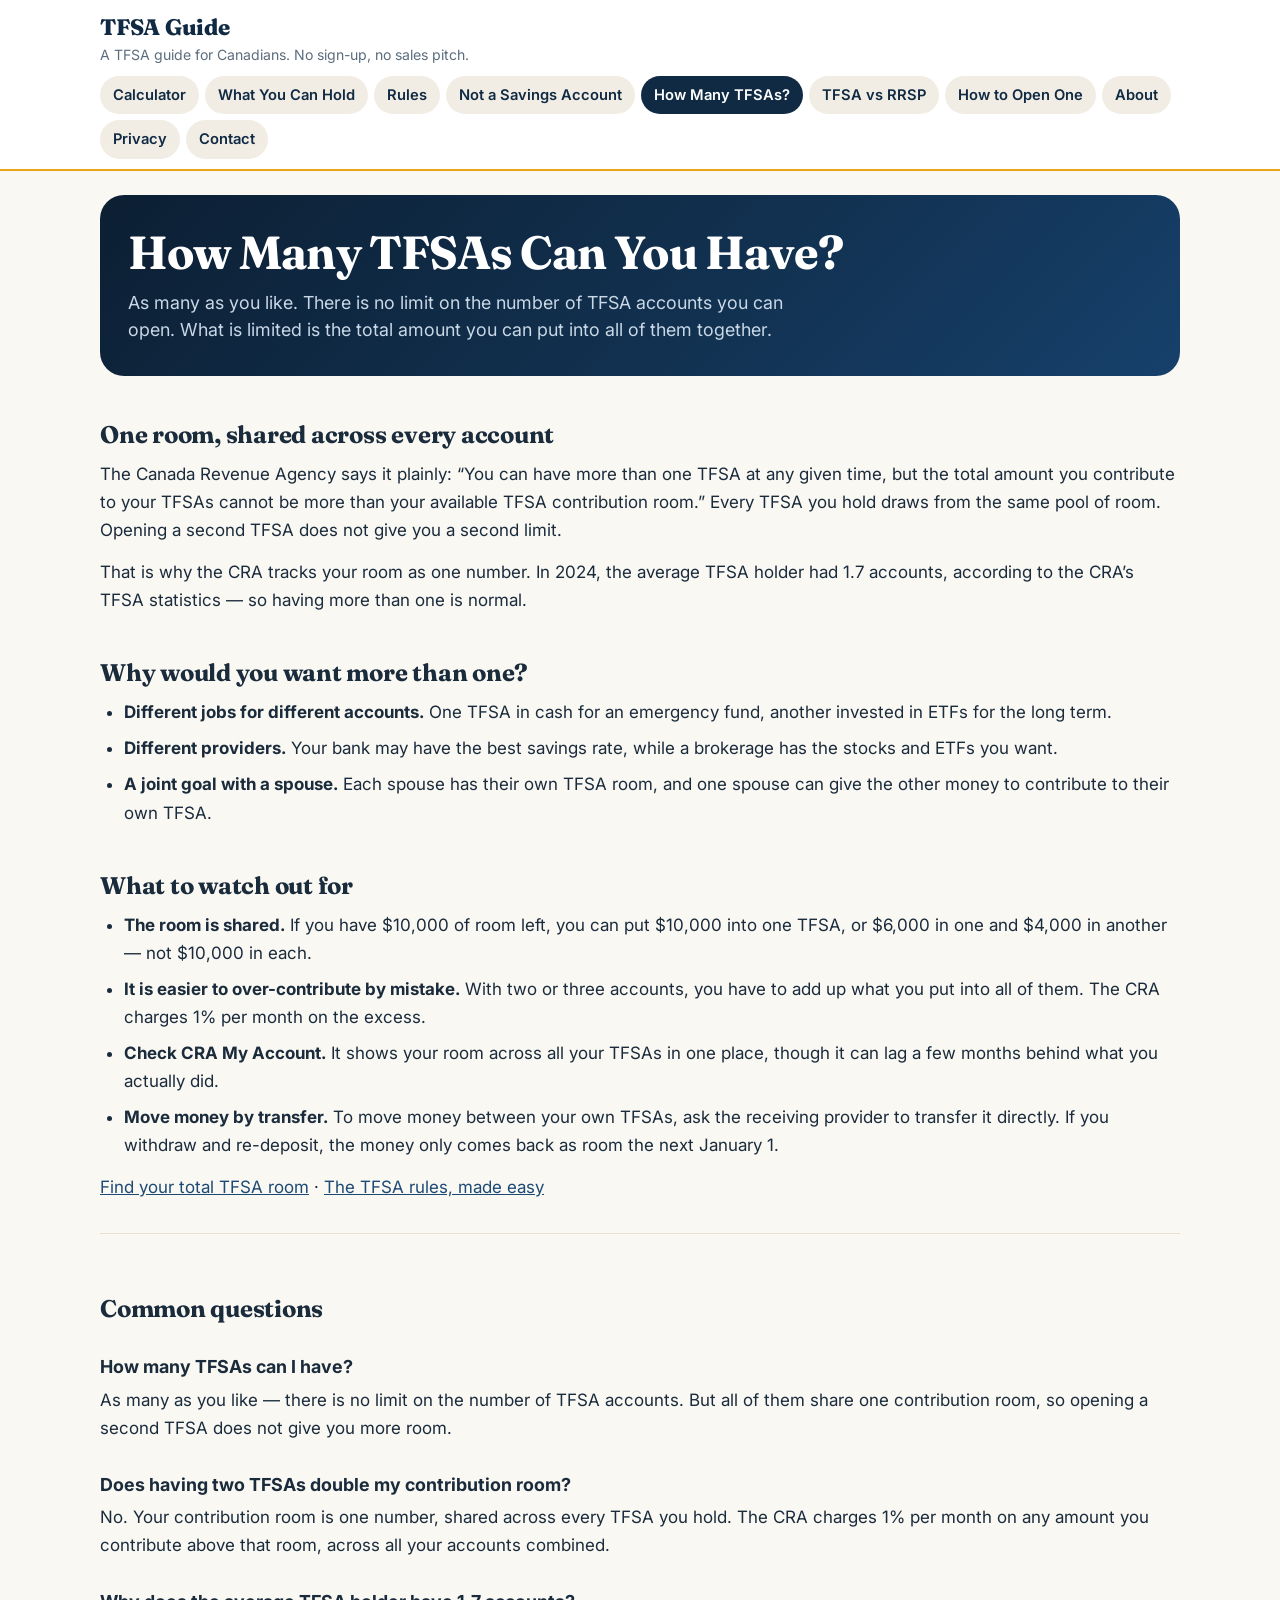
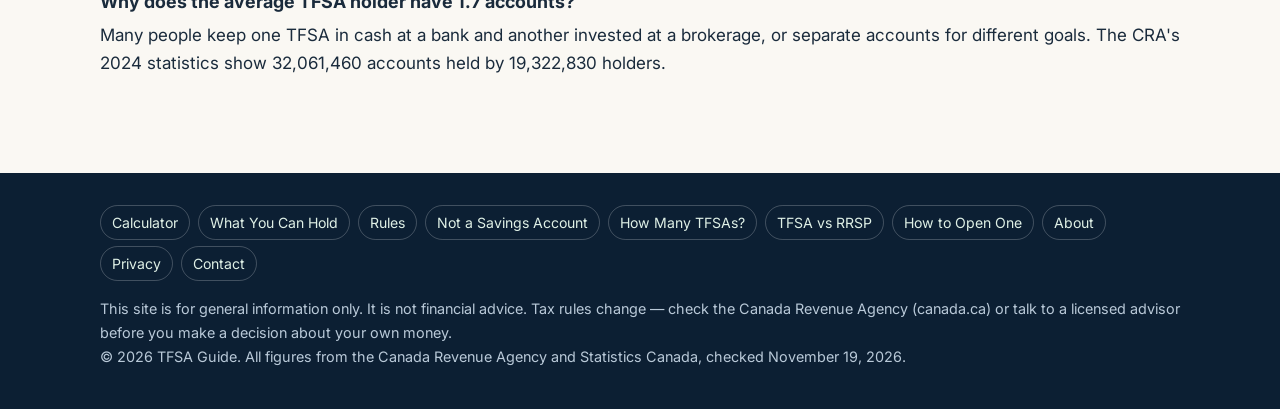
<file: how-many-tfsas-can-you-have.html>
<!DOCTYPE html>
<html lang="en-CA">
<head>
<meta charset="utf-8">
<meta name="viewport" content="width=device-width, initial-scale=1">
<title>How Many TFSAs Can You Have? The Rules on Multiple Accounts</title>
<meta name="description" content="You can have as many TFSAs as you like — but they all share one contribution room. Here is how multiple TFSAs work and what to watch out for.">
<link rel="canonical" href="https://tfsasimplified.ca/how-many-tfsas-can-you-have.html">
<meta property="og:title" content="How Many TFSAs Can You Have? The Rules on Multiple Accounts">
<meta property="og:description" content="You can have as many TFSAs as you like — but they all share one contribution room. Here is how multiple TFSAs work and what to watch out for.">
<meta property="og:type" content="article">
<meta property="og:url" content="https://tfsasimplified.ca/how-many-tfsas-can-you-have.html">
<meta property="og:image" content="https://tfsasimplified.ca/og-image.png">
<meta name="twitter:card" content="summary_large_image">
<meta name="twitter:title" content="How Many TFSAs Can You Have? The Rules on Multiple Accounts">
<meta name="twitter:description" content="You can have as many TFSAs as you like — but they all share one contribution room. Here is how multiple TFSAs work and what to watch out for.">
<meta name="twitter:image" content="https://tfsasimplified.ca/og-image.png">
<script type="application/ld+json">
{
  "@context": "https://schema.org",
  "@type": "WebPage",
  "name": "How Many TFSAs Can You Have? The Rules on Multiple Accounts",
  "url": "https://tfsasimplified.ca/how-many-tfsas-can-you-have.html",
  "description": "You can have as many TFSAs as you like \u2014 but they all share one contribution room. Here is how multiple TFSAs work and what to watch out for."
}
</script>
<script type="application/ld+json">
{
  "@context": "https://schema.org",
  "@type": "WebApplication",
  "name": "TFSA Contribution Room Calculator",
  "url": "https://tfsasimplified.ca/",
  "applicationCategory": "FinanceApplication",
  "operatingSystem": "Any",
  "browserRequirements": "Requires JavaScript",
  "offers": {
    "@type": "Offer",
    "price": "0",
    "priceCurrency": "CAD"
  },
  "description": "Free calculator that shows your TFSA contribution room and how much your TFSA could grow."
}
</script>
<script type="application/ld+json">
{
  "@context": "https://schema.org",
  "@type": "FAQPage",
  "mainEntity": [
    {
      "@type": "Question",
      "name": "How many TFSAs can I have?",
      "acceptedAnswer": {
        "@type": "Answer",
        "text": "As many as you like \u2014 there is no limit on the number of TFSA accounts. But all of them share one contribution room, so opening a second TFSA does not give you more room."
      }
    },
    {
      "@type": "Question",
      "name": "Does having two TFSAs double my contribution room?",
      "acceptedAnswer": {
        "@type": "Answer",
        "text": "No. Your contribution room is one number, shared across every TFSA you hold. The CRA charges 1% per month on any amount you contribute above that room, across all your accounts combined."
      }
    },
    {
      "@type": "Question",
      "name": "Why does the average TFSA holder have 1.7 accounts?",
      "acceptedAnswer": {
        "@type": "Answer",
        "text": "Many people keep one TFSA in cash at a bank and another invested at a brokerage, or separate accounts for different goals. The CRA's 2024 statistics show 32,061,460 accounts held by 19,322,830 holders."
      }
    }
  ]
}
</script>
<script type="application/ld+json">
{
  "@context": "https://schema.org",
  "@type": "Article",
  "headline": "How Many TFSAs Can You Have? The Rules on Multiple Accounts",
  "description": "You can have as many TFSAs as you like \u2014 but they all share one contribution room. Here is how multiple TFSAs work and what to watch out for.",
  "url": "https://tfsasimplified.ca/how-many-tfsas-can-you-have.html",
  "mainEntityOfPage": "https://tfsasimplified.ca/how-many-tfsas-can-you-have.html"
}
</script>
<link rel="preconnect" href="https://fonts.googleapis.com">
<link rel="preconnect" href="https://fonts.gstatic.com" crossorigin>
<link href="https://fonts.googleapis.com/css2?family=Fraunces:opsz,wght@9..144,700;9..144,800&family=Inter:wght@400;600;700;800&display=swap" rel="stylesheet">
<link rel="stylesheet" href="style.css?v=4">

</head>
<body>
<header class="site">
  <div class="wrap">
    <p class="site-title"><a href="index.html">TFSA Guide</a></p>
    <p class="tagline">A TFSA guide for Canadians. No sign-up, no sales pitch.</p>
    <nav class="main" aria-label="Main navigation">
      <a href="index.html">Calculator</a>
      <a href="what-can-you-hold-in-a-tfsa.html">What You Can Hold</a>
      <a href="tfsa-rules.html">Rules</a>
      <a href="tfsa-is-not-a-savings-account.html">Not a Savings Account</a>
      <a href="how-many-tfsas-can-you-have.html" class="current">How Many TFSAs?</a>
      <a href="tfsa-vs-rrsp.html">TFSA vs RRSP</a>
      <a href="how-to-open-a-tfsa.html">How to Open One</a>
      <a href="about.html">About</a>
      <a href="privacy.html">Privacy</a>
      <a href="contact.html">Contact</a>
    </nav>
  </div>
</header>
<div class="ad-slot" data-ad-slot="leaderboard"><!-- AdSense code goes here when approved --></div>
<main>
  <div class="wrap">

    <section class="page-hero">
      <h1>How Many TFSAs Can You Have?</h1>
      <p class="lede">As many as you like. There is no limit on the number of TFSA accounts you can open. What is limited is the total amount you can put into all of them together.</p>
    </section>
    <section>
      <h2>One room, shared across every account</h2>
      <p>The Canada Revenue Agency says it plainly: &ldquo;You can have more than one TFSA at any given time, but the total amount you contribute to your TFSAs cannot be more than your available TFSA contribution room.&rdquo; Every TFSA you hold draws from the same pool of room. Opening a second TFSA does not give you a second limit.</p>
      <p>That is why the CRA tracks your room as one number. In 2024, the average TFSA holder had 1.7 accounts, according to the CRA&rsquo;s TFSA statistics &mdash; so having more than one is normal.</p>
    </section>
    <section>
      <h2>Why would you want more than one?</h2>
      <ul>
        <li><strong>Different jobs for different accounts.</strong> One TFSA in cash for an emergency fund, another invested in ETFs for the long term.</li>
        <li><strong>Different providers.</strong> Your bank may have the best savings rate, while a brokerage has the stocks and ETFs you want.</li>
        <li><strong>A joint goal with a spouse.</strong> Each spouse has their own TFSA room, and one spouse can give the other money to contribute to their own TFSA.</li>
      </ul>
    </section>
    <section>
      <h2>What to watch out for</h2>
      <ul>
        <li><strong>The room is shared.</strong> If you have $10,000 of room left, you can put $10,000 into one TFSA, or $6,000 in one and $4,000 in another &mdash; not $10,000 in each.</li>
        <li><strong>It is easier to over-contribute by mistake.</strong> With two or three accounts, you have to add up what you put into all of them. The CRA charges 1% per month on the excess.</li>
        <li><strong>Check CRA My Account.</strong> It shows your room across all your TFSAs in one place, though it can lag a few months behind what you actually did.</li>
        <li><strong>Move money by transfer.</strong> To move money between your own TFSAs, ask the receiving provider to transfer it directly. If you withdraw and re-deposit, the money only comes back as room the next January 1.</li>
      </ul>
      <p><a href="index.html">Find your total TFSA room</a> &middot; <a href="tfsa-rules.html">The TFSA rules, made easy</a></p>
    </section>

    <section class="faq">
      <h2>Common questions</h2>
      <h3>How many TFSAs can I have?</h3>
      <p>As many as you like — there is no limit on the number of TFSA accounts. But all of them share one contribution room, so opening a second TFSA does not give you more room.</p>
      <h3>Does having two TFSAs double my contribution room?</h3>
      <p>No. Your contribution room is one number, shared across every TFSA you hold. The CRA charges 1% per month on any amount you contribute above that room, across all your accounts combined.</p>
      <h3>Why does the average TFSA holder have 1.7 accounts?</h3>
      <p>Many people keep one TFSA in cash at a bank and another invested at a brokerage, or separate accounts for different goals. The CRA's 2024 statistics show 32,061,460 accounts held by 19,322,830 holders.</p>
    </section>

  </div>
</main>
<div class="ad-slot" data-ad-slot="footer"><!-- AdSense code goes here when approved --></div>
<footer class="site">
  <div class="wrap">
    <nav aria-label="Footer navigation">
      <a href="index.html">Calculator</a>
      <a href="what-can-you-hold-in-a-tfsa.html">What You Can Hold</a>
      <a href="tfsa-rules.html">Rules</a>
      <a href="tfsa-is-not-a-savings-account.html">Not a Savings Account</a>
      <a href="how-many-tfsas-can-you-have.html">How Many TFSAs?</a>
      <a href="tfsa-vs-rrsp.html">TFSA vs RRSP</a>
      <a href="how-to-open-a-tfsa.html">How to Open One</a>
      <a href="about.html">About</a>
      <a href="privacy.html">Privacy</a>
      <a href="contact.html">Contact</a>
    </nav>
    <p>This site is for general information only. It is not financial advice. Tax rules change — check the Canada Revenue Agency (canada.ca) or talk to a licensed advisor before you make a decision about your own money.</p>
    <p>&copy; 2026 TFSA Guide. All figures from the Canada Revenue Agency and Statistics Canada, checked November 19, 2026.</p>
  </div>
</footer>
</body>
</html>
</file>
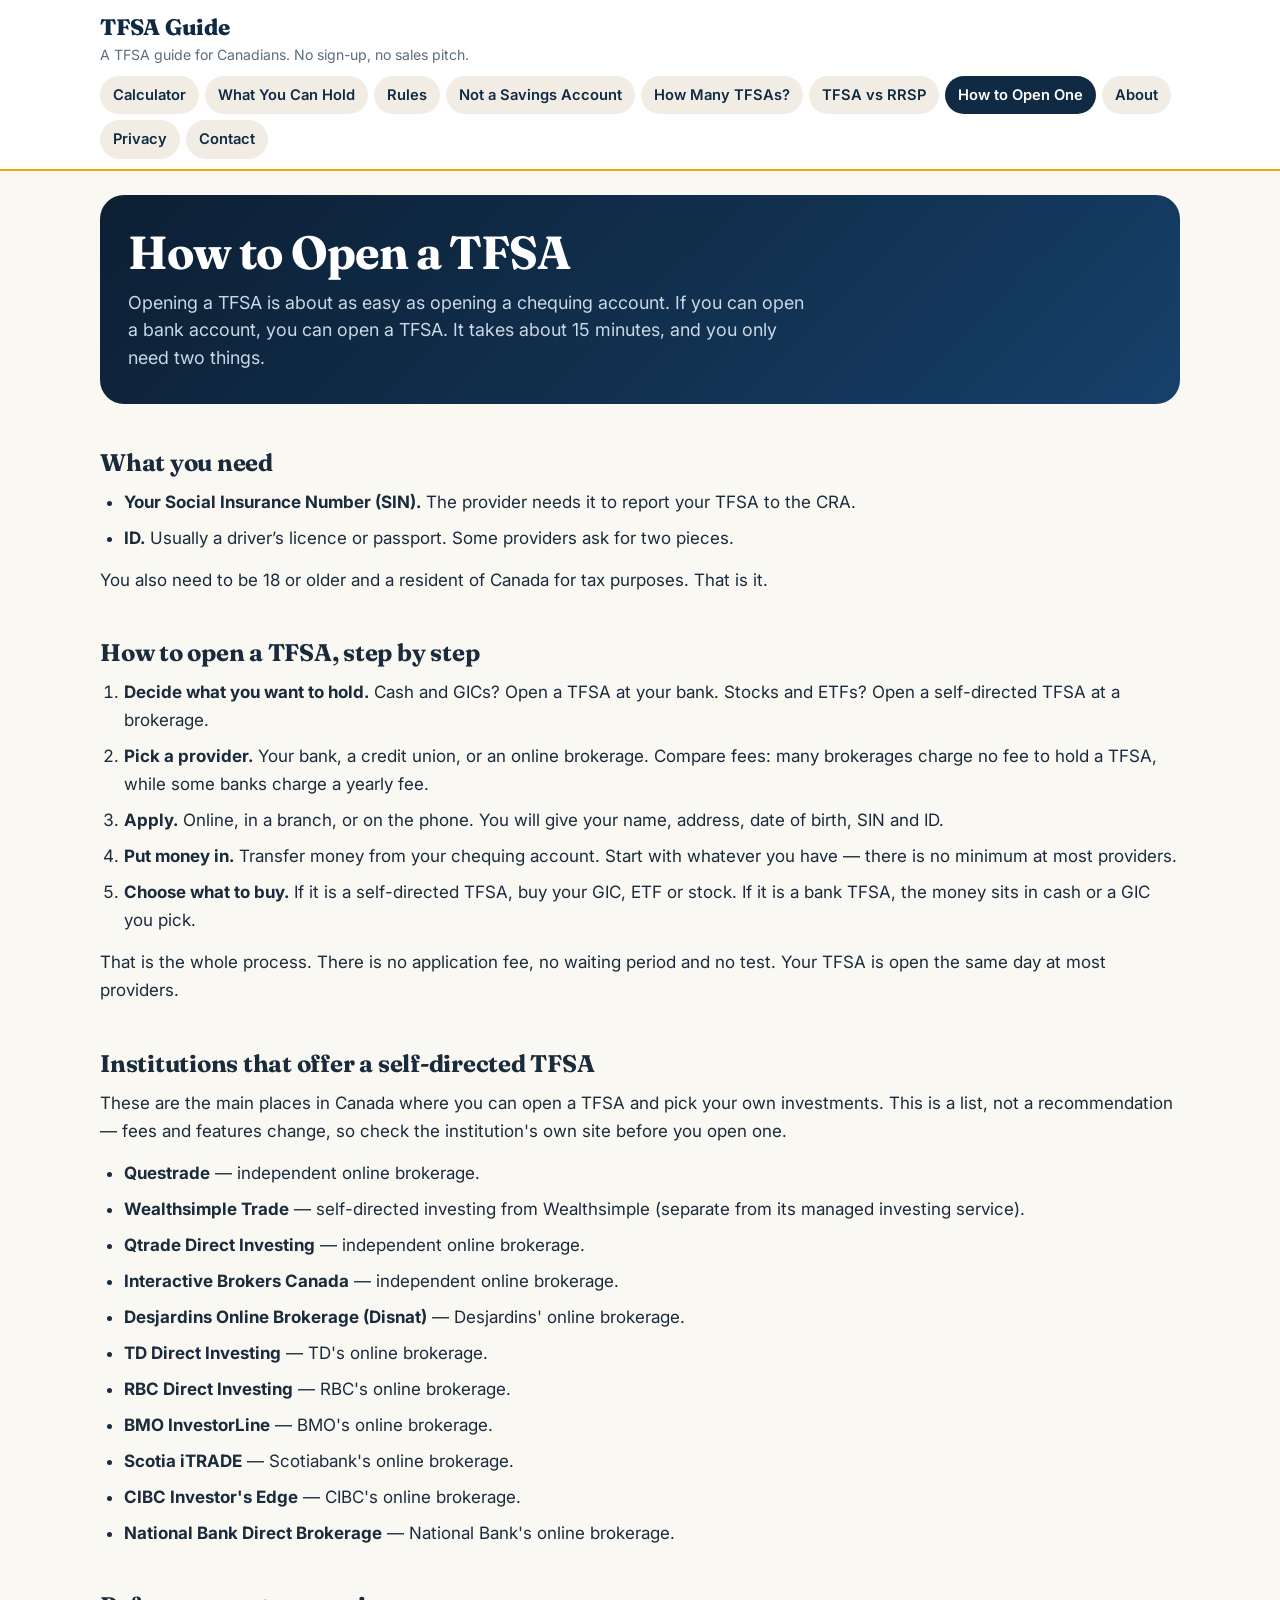
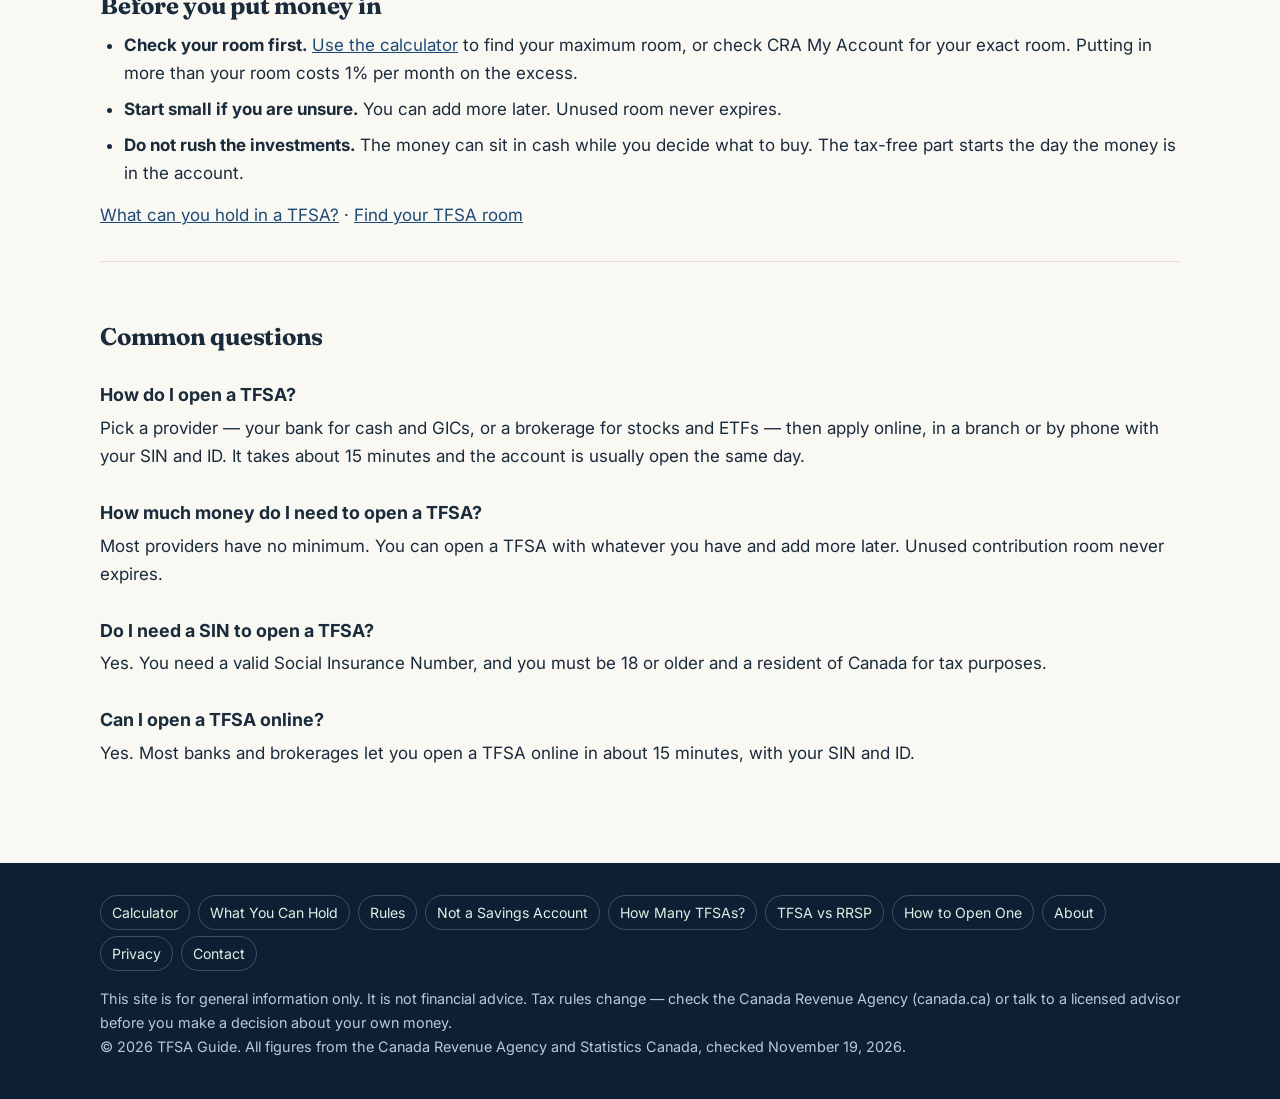
<file: how-to-open-a-tfsa.html>
<!DOCTYPE html>
<html lang="en-CA">
<head>
<meta charset="utf-8">
<meta name="viewport" content="width=device-width, initial-scale=1">
<title>How to Open a TFSA — As Easy as a Chequing Account</title>
<meta name="description" content="How to open a TFSA in about 15 minutes: what you need, the steps, and what to check before you put money in.">
<link rel="canonical" href="https://tfsasimplified.ca/how-to-open-a-tfsa.html">
<meta property="og:title" content="How to Open a TFSA — As Easy as a Chequing Account">
<meta property="og:description" content="How to open a TFSA in about 15 minutes: what you need, the steps, and what to check before you put money in.">
<meta property="og:type" content="article">
<meta property="og:url" content="https://tfsasimplified.ca/how-to-open-a-tfsa.html">
<meta property="og:image" content="https://tfsasimplified.ca/og-image.png">
<meta name="twitter:card" content="summary_large_image">
<meta name="twitter:title" content="How to Open a TFSA — As Easy as a Chequing Account">
<meta name="twitter:description" content="How to open a TFSA in about 15 minutes: what you need, the steps, and what to check before you put money in.">
<meta name="twitter:image" content="https://tfsasimplified.ca/og-image.png">
<script type="application/ld+json">
{
  "@context": "https://schema.org",
  "@type": "WebPage",
  "name": "How to Open a TFSA \u2014 As Easy as a Chequing Account",
  "url": "https://tfsasimplified.ca/how-to-open-a-tfsa.html",
  "description": "How to open a TFSA in about 15 minutes: what you need, the steps, and what to check before you put money in."
}
</script>
<script type="application/ld+json">
{
  "@context": "https://schema.org",
  "@type": "WebApplication",
  "name": "TFSA Contribution Room Calculator",
  "url": "https://tfsasimplified.ca/",
  "applicationCategory": "FinanceApplication",
  "operatingSystem": "Any",
  "browserRequirements": "Requires JavaScript",
  "offers": {
    "@type": "Offer",
    "price": "0",
    "priceCurrency": "CAD"
  },
  "description": "Free calculator that shows your TFSA contribution room and how much your TFSA could grow."
}
</script>
<script type="application/ld+json">
{
  "@context": "https://schema.org",
  "@type": "FAQPage",
  "mainEntity": [
    {
      "@type": "Question",
      "name": "How do I open a TFSA?",
      "acceptedAnswer": {
        "@type": "Answer",
        "text": "Pick a provider \u2014 your bank for cash and GICs, or a brokerage for stocks and ETFs \u2014 then apply online, in a branch or by phone with your SIN and ID. It takes about 15 minutes and the account is usually open the same day."
      }
    },
    {
      "@type": "Question",
      "name": "How much money do I need to open a TFSA?",
      "acceptedAnswer": {
        "@type": "Answer",
        "text": "Most providers have no minimum. You can open a TFSA with whatever you have and add more later. Unused contribution room never expires."
      }
    },
    {
      "@type": "Question",
      "name": "Do I need a SIN to open a TFSA?",
      "acceptedAnswer": {
        "@type": "Answer",
        "text": "Yes. You need a valid Social Insurance Number, and you must be 18 or older and a resident of Canada for tax purposes."
      }
    },
    {
      "@type": "Question",
      "name": "Can I open a TFSA online?",
      "acceptedAnswer": {
        "@type": "Answer",
        "text": "Yes. Most banks and brokerages let you open a TFSA online in about 15 minutes, with your SIN and ID."
      }
    }
  ]
}
</script>
<script type="application/ld+json">
{
  "@context": "https://schema.org",
  "@type": "Article",
  "headline": "How to Open a TFSA \u2014 As Easy as a Chequing Account",
  "description": "How to open a TFSA in about 15 minutes: what you need, the steps, and what to check before you put money in.",
  "url": "https://tfsasimplified.ca/how-to-open-a-tfsa.html",
  "mainEntityOfPage": "https://tfsasimplified.ca/how-to-open-a-tfsa.html"
}
</script>
<link rel="preconnect" href="https://fonts.googleapis.com">
<link rel="preconnect" href="https://fonts.gstatic.com" crossorigin>
<link href="https://fonts.googleapis.com/css2?family=Fraunces:opsz,wght@9..144,700;9..144,800&family=Inter:wght@400;600;700;800&display=swap" rel="stylesheet">
<link rel="stylesheet" href="style.css?v=4">

</head>
<body>
<header class="site">
  <div class="wrap">
    <p class="site-title"><a href="index.html">TFSA Guide</a></p>
    <p class="tagline">A TFSA guide for Canadians. No sign-up, no sales pitch.</p>
    <nav class="main" aria-label="Main navigation">
      <a href="index.html">Calculator</a>
      <a href="what-can-you-hold-in-a-tfsa.html">What You Can Hold</a>
      <a href="tfsa-rules.html">Rules</a>
      <a href="tfsa-is-not-a-savings-account.html">Not a Savings Account</a>
      <a href="how-many-tfsas-can-you-have.html">How Many TFSAs?</a>
      <a href="tfsa-vs-rrsp.html">TFSA vs RRSP</a>
      <a href="how-to-open-a-tfsa.html" class="current">How to Open One</a>
      <a href="about.html">About</a>
      <a href="privacy.html">Privacy</a>
      <a href="contact.html">Contact</a>
    </nav>
  </div>
</header>
<div class="ad-slot" data-ad-slot="leaderboard"><!-- AdSense code goes here when approved --></div>
<main>
  <div class="wrap">

    <section class="page-hero">
      <h1>How to Open a TFSA</h1>
      <p class="lede">Opening a TFSA is about as easy as opening a chequing account. If you can open a bank account, you can open a TFSA. It takes about 15 minutes, and you only need two things.</p>
    </section>
    <section>
      <h2>What you need</h2>
      <ul>
        <li><strong>Your Social Insurance Number (SIN).</strong> The provider needs it to report your TFSA to the CRA.</li>
        <li><strong>ID.</strong> Usually a driver&rsquo;s licence or passport. Some providers ask for two pieces.</li>
      </ul>
      <p>You also need to be 18 or older and a resident of Canada for tax purposes. That is it.</p>
    </section>
    <section>
      <h2>How to open a TFSA, step by step</h2>
      <ol>
        <li><strong>Decide what you want to hold.</strong> Cash and GICs? Open a TFSA at your bank. Stocks and ETFs? Open a self-directed TFSA at a brokerage.</li>
        <li><strong>Pick a provider.</strong> Your bank, a credit union, or an online brokerage. Compare fees: many brokerages charge no fee to hold a TFSA, while some banks charge a yearly fee.</li>
        <li><strong>Apply.</strong> Online, in a branch, or on the phone. You will give your name, address, date of birth, SIN and ID.</li>
        <li><strong>Put money in.</strong> Transfer money from your chequing account. Start with whatever you have &mdash; there is no minimum at most providers.</li>
        <li><strong>Choose what to buy.</strong> If it is a self-directed TFSA, buy your GIC, ETF or stock. If it is a bank TFSA, the money sits in cash or a GIC you pick.</li>
      </ol>
      <p>That is the whole process. There is no application fee, no waiting period and no test. Your TFSA is open the same day at most providers.</p>
    </section>
    <section>
      <h2>Institutions that offer a self-directed TFSA</h2>
      <p>These are the main places in Canada where you can open a TFSA and pick your own investments. This is a list, not a recommendation — fees and features change, so check the institution's own site before you open one.</p>
      <ul>
        <li><strong>Questrade</strong> — independent online brokerage.</li>
        <li><strong>Wealthsimple Trade</strong> — self-directed investing from Wealthsimple (separate from its managed investing service).</li>
        <li><strong>Qtrade Direct Investing</strong> — independent online brokerage.</li>
        <li><strong>Interactive Brokers Canada</strong> — independent online brokerage.</li>
        <li><strong>Desjardins Online Brokerage (Disnat)</strong> — Desjardins' online brokerage.</li>
        <li><strong>TD Direct Investing</strong> — TD's online brokerage.</li>
        <li><strong>RBC Direct Investing</strong> — RBC's online brokerage.</li>
        <li><strong>BMO InvestorLine</strong> — BMO's online brokerage.</li>
        <li><strong>Scotia iTRADE</strong> — Scotiabank's online brokerage.</li>
        <li><strong>CIBC Investor's Edge</strong> — CIBC's online brokerage.</li>
        <li><strong>National Bank Direct Brokerage</strong> — National Bank's online brokerage.</li>
      </ul>
    </section>
    <section>
      <h2>Before you put money in</h2>
      <ul>
        <li><strong>Check your room first.</strong> <a href="index.html">Use the calculator</a> to find your maximum room, or check CRA My Account for your exact room. Putting in more than your room costs 1% per month on the excess.</li>
        <li><strong>Start small if you are unsure.</strong> You can add more later. Unused room never expires.</li>
        <li><strong>Do not rush the investments.</strong> The money can sit in cash while you decide what to buy. The tax-free part starts the day the money is in the account.</li>
      </ul>
      <p><a href="what-can-you-hold-in-a-tfsa.html">What can you hold in a TFSA?</a> &middot; <a href="index.html">Find your TFSA room</a></p>
    </section>

    <section class="faq">
      <h2>Common questions</h2>
      <h3>How do I open a TFSA?</h3>
      <p>Pick a provider — your bank for cash and GICs, or a brokerage for stocks and ETFs — then apply online, in a branch or by phone with your SIN and ID. It takes about 15 minutes and the account is usually open the same day.</p>
      <h3>How much money do I need to open a TFSA?</h3>
      <p>Most providers have no minimum. You can open a TFSA with whatever you have and add more later. Unused contribution room never expires.</p>
      <h3>Do I need a SIN to open a TFSA?</h3>
      <p>Yes. You need a valid Social Insurance Number, and you must be 18 or older and a resident of Canada for tax purposes.</p>
      <h3>Can I open a TFSA online?</h3>
      <p>Yes. Most banks and brokerages let you open a TFSA online in about 15 minutes, with your SIN and ID.</p>
    </section>

  </div>
</main>
<div class="ad-slot" data-ad-slot="footer"><!-- AdSense code goes here when approved --></div>
<footer class="site">
  <div class="wrap">
    <nav aria-label="Footer navigation">
      <a href="index.html">Calculator</a>
      <a href="what-can-you-hold-in-a-tfsa.html">What You Can Hold</a>
      <a href="tfsa-rules.html">Rules</a>
      <a href="tfsa-is-not-a-savings-account.html">Not a Savings Account</a>
      <a href="how-many-tfsas-can-you-have.html">How Many TFSAs?</a>
      <a href="tfsa-vs-rrsp.html">TFSA vs RRSP</a>
      <a href="how-to-open-a-tfsa.html">How to Open One</a>
      <a href="about.html">About</a>
      <a href="privacy.html">Privacy</a>
      <a href="contact.html">Contact</a>
    </nav>
    <p>This site is for general information only. It is not financial advice. Tax rules change — check the Canada Revenue Agency (canada.ca) or talk to a licensed advisor before you make a decision about your own money.</p>
    <p>&copy; 2026 TFSA Guide. All figures from the Canada Revenue Agency and Statistics Canada, checked November 19, 2026.</p>
  </div>
</footer>
</body>
</html>
</file>
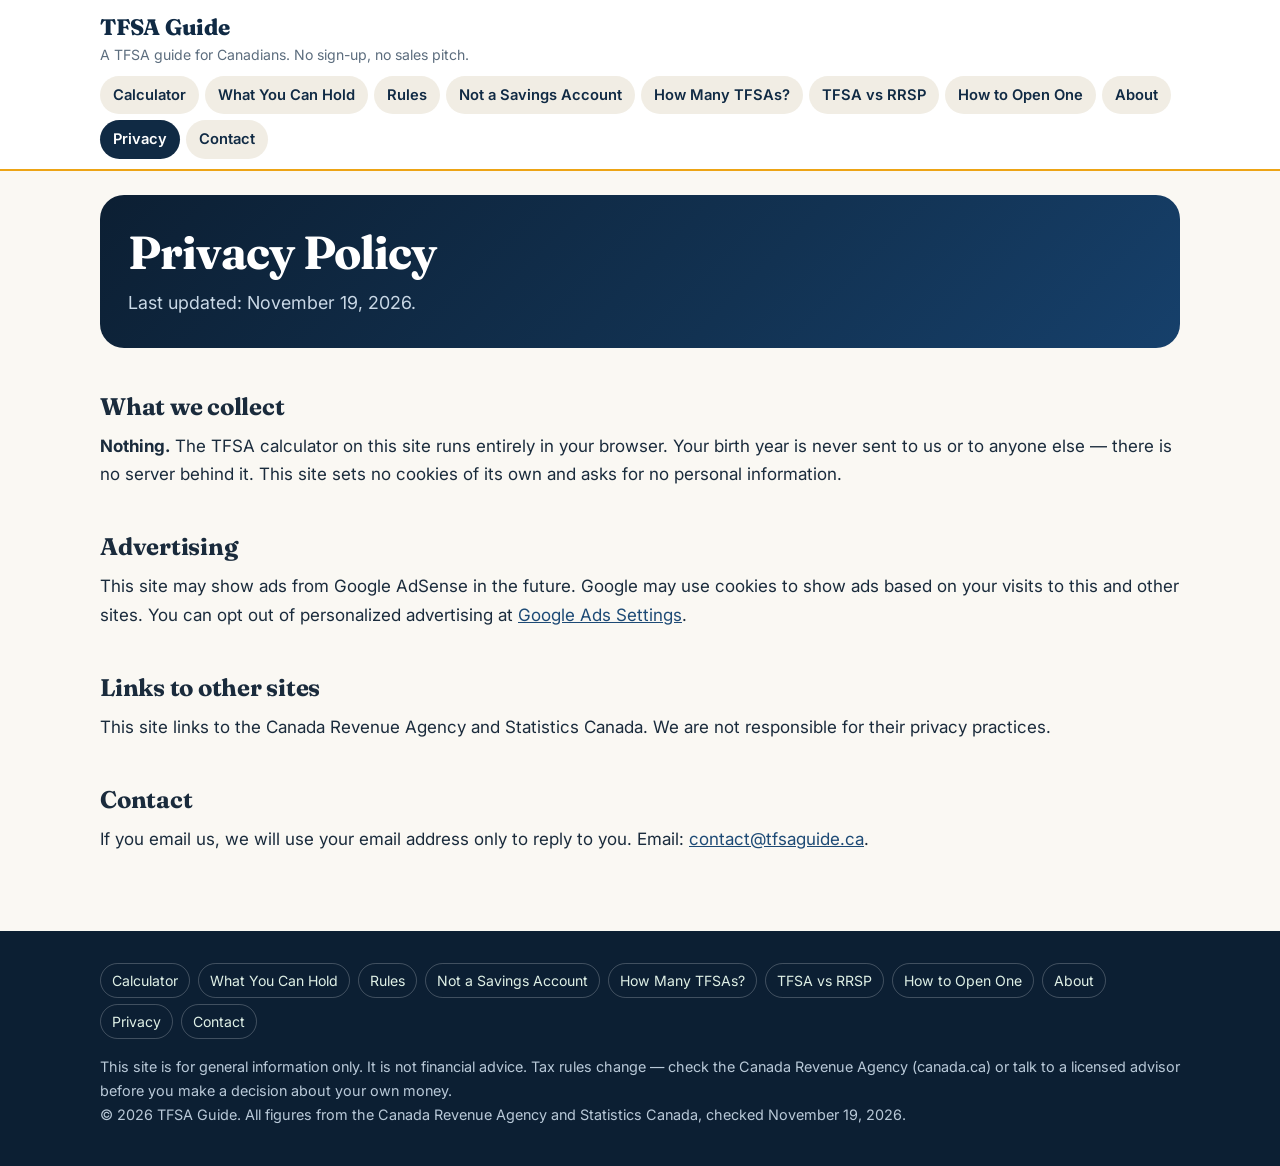
<file: privacy.html>
<!DOCTYPE html>
<html lang="en-CA">
<head>
<meta charset="utf-8">
<meta name="viewport" content="width=device-width, initial-scale=1">
<title>Privacy Policy — TFSA Guide</title>
<meta name="description" content="TFSA Guide privacy policy: the calculator runs in your browser and your birth year never leaves it.">
<link rel="canonical" href="https://tfsasimplified.ca/privacy.html">
<meta property="og:title" content="Privacy Policy — TFSA Guide">
<meta property="og:description" content="TFSA Guide privacy policy: the calculator runs in your browser and your birth year never leaves it.">
<meta property="og:type" content="website">
<meta property="og:url" content="https://tfsasimplified.ca/privacy.html">
<meta property="og:image" content="https://tfsasimplified.ca/og-image.png">
<meta name="twitter:card" content="summary_large_image">
<meta name="twitter:title" content="Privacy Policy — TFSA Guide">
<meta name="twitter:description" content="TFSA Guide privacy policy: the calculator runs in your browser and your birth year never leaves it.">
<meta name="twitter:image" content="https://tfsasimplified.ca/og-image.png">
<script type="application/ld+json">
{
  "@context": "https://schema.org",
  "@type": "WebPage",
  "name": "Privacy Policy \u2014 TFSA Guide",
  "url": "https://tfsasimplified.ca/privacy.html",
  "description": "TFSA Guide privacy policy: the calculator runs in your browser and your birth year never leaves it."
}
</script>
<script type="application/ld+json">
{
  "@context": "https://schema.org",
  "@type": "WebApplication",
  "name": "TFSA Contribution Room Calculator",
  "url": "https://tfsasimplified.ca/",
  "applicationCategory": "FinanceApplication",
  "operatingSystem": "Any",
  "browserRequirements": "Requires JavaScript",
  "offers": {
    "@type": "Offer",
    "price": "0",
    "priceCurrency": "CAD"
  },
  "description": "Free calculator that shows your TFSA contribution room and how much your TFSA could grow."
}
</script>
<link rel="preconnect" href="https://fonts.googleapis.com">
<link rel="preconnect" href="https://fonts.gstatic.com" crossorigin>
<link href="https://fonts.googleapis.com/css2?family=Fraunces:opsz,wght@9..144,700;9..144,800&family=Inter:wght@400;600;700;800&display=swap" rel="stylesheet">
<link rel="stylesheet" href="style.css?v=4">

</head>
<body>
<header class="site">
  <div class="wrap">
    <p class="site-title"><a href="index.html">TFSA Guide</a></p>
    <p class="tagline">A TFSA guide for Canadians. No sign-up, no sales pitch.</p>
    <nav class="main" aria-label="Main navigation">
      <a href="index.html">Calculator</a>
      <a href="what-can-you-hold-in-a-tfsa.html">What You Can Hold</a>
      <a href="tfsa-rules.html">Rules</a>
      <a href="tfsa-is-not-a-savings-account.html">Not a Savings Account</a>
      <a href="how-many-tfsas-can-you-have.html">How Many TFSAs?</a>
      <a href="tfsa-vs-rrsp.html">TFSA vs RRSP</a>
      <a href="how-to-open-a-tfsa.html">How to Open One</a>
      <a href="about.html">About</a>
      <a href="privacy.html" class="current">Privacy</a>
      <a href="contact.html">Contact</a>
    </nav>
  </div>
</header>
<div class="ad-slot" data-ad-slot="leaderboard"><!-- AdSense code goes here when approved --></div>
<main>
  <div class="wrap">

    <section class="page-hero">
      <h1>Privacy Policy</h1>
      <p class="lede">Last updated: November 19, 2026.</p>
    </section>
    <section>
      <h2>What we collect</h2>
      <p><strong>Nothing.</strong> The TFSA calculator on this site runs entirely in your browser. Your birth year is never sent to us or to anyone else &mdash; there is no server behind it. This site sets no cookies of its own and asks for no personal information.</p>
      <h2>Advertising</h2>
      <p>This site may show ads from Google AdSense in the future. Google may use cookies to show ads based on your visits to this and other sites. You can opt out of personalized advertising at <a href="https://adssettings.google.com/">Google Ads Settings</a>.</p>
      <h2>Links to other sites</h2>
      <p>This site links to the Canada Revenue Agency and Statistics Canada. We are not responsible for their privacy practices.</p>
      <h2>Contact</h2>
      <p>If you email us, we will use your email address only to reply to you. Email: <a href="mailto:contact@tfsaguide.ca">contact@tfsaguide.ca</a>.</p>
    </section>

  </div>
</main>
<div class="ad-slot" data-ad-slot="footer"><!-- AdSense code goes here when approved --></div>
<footer class="site">
  <div class="wrap">
    <nav aria-label="Footer navigation">
      <a href="index.html">Calculator</a>
      <a href="what-can-you-hold-in-a-tfsa.html">What You Can Hold</a>
      <a href="tfsa-rules.html">Rules</a>
      <a href="tfsa-is-not-a-savings-account.html">Not a Savings Account</a>
      <a href="how-many-tfsas-can-you-have.html">How Many TFSAs?</a>
      <a href="tfsa-vs-rrsp.html">TFSA vs RRSP</a>
      <a href="how-to-open-a-tfsa.html">How to Open One</a>
      <a href="about.html">About</a>
      <a href="privacy.html">Privacy</a>
      <a href="contact.html">Contact</a>
    </nav>
    <p>This site is for general information only. It is not financial advice. Tax rules change — check the Canada Revenue Agency (canada.ca) or talk to a licensed advisor before you make a decision about your own money.</p>
    <p>&copy; 2026 TFSA Guide. All figures from the Canada Revenue Agency and Statistics Canada, checked November 19, 2026.</p>
  </div>
</footer>
</body>
</html>
</file>
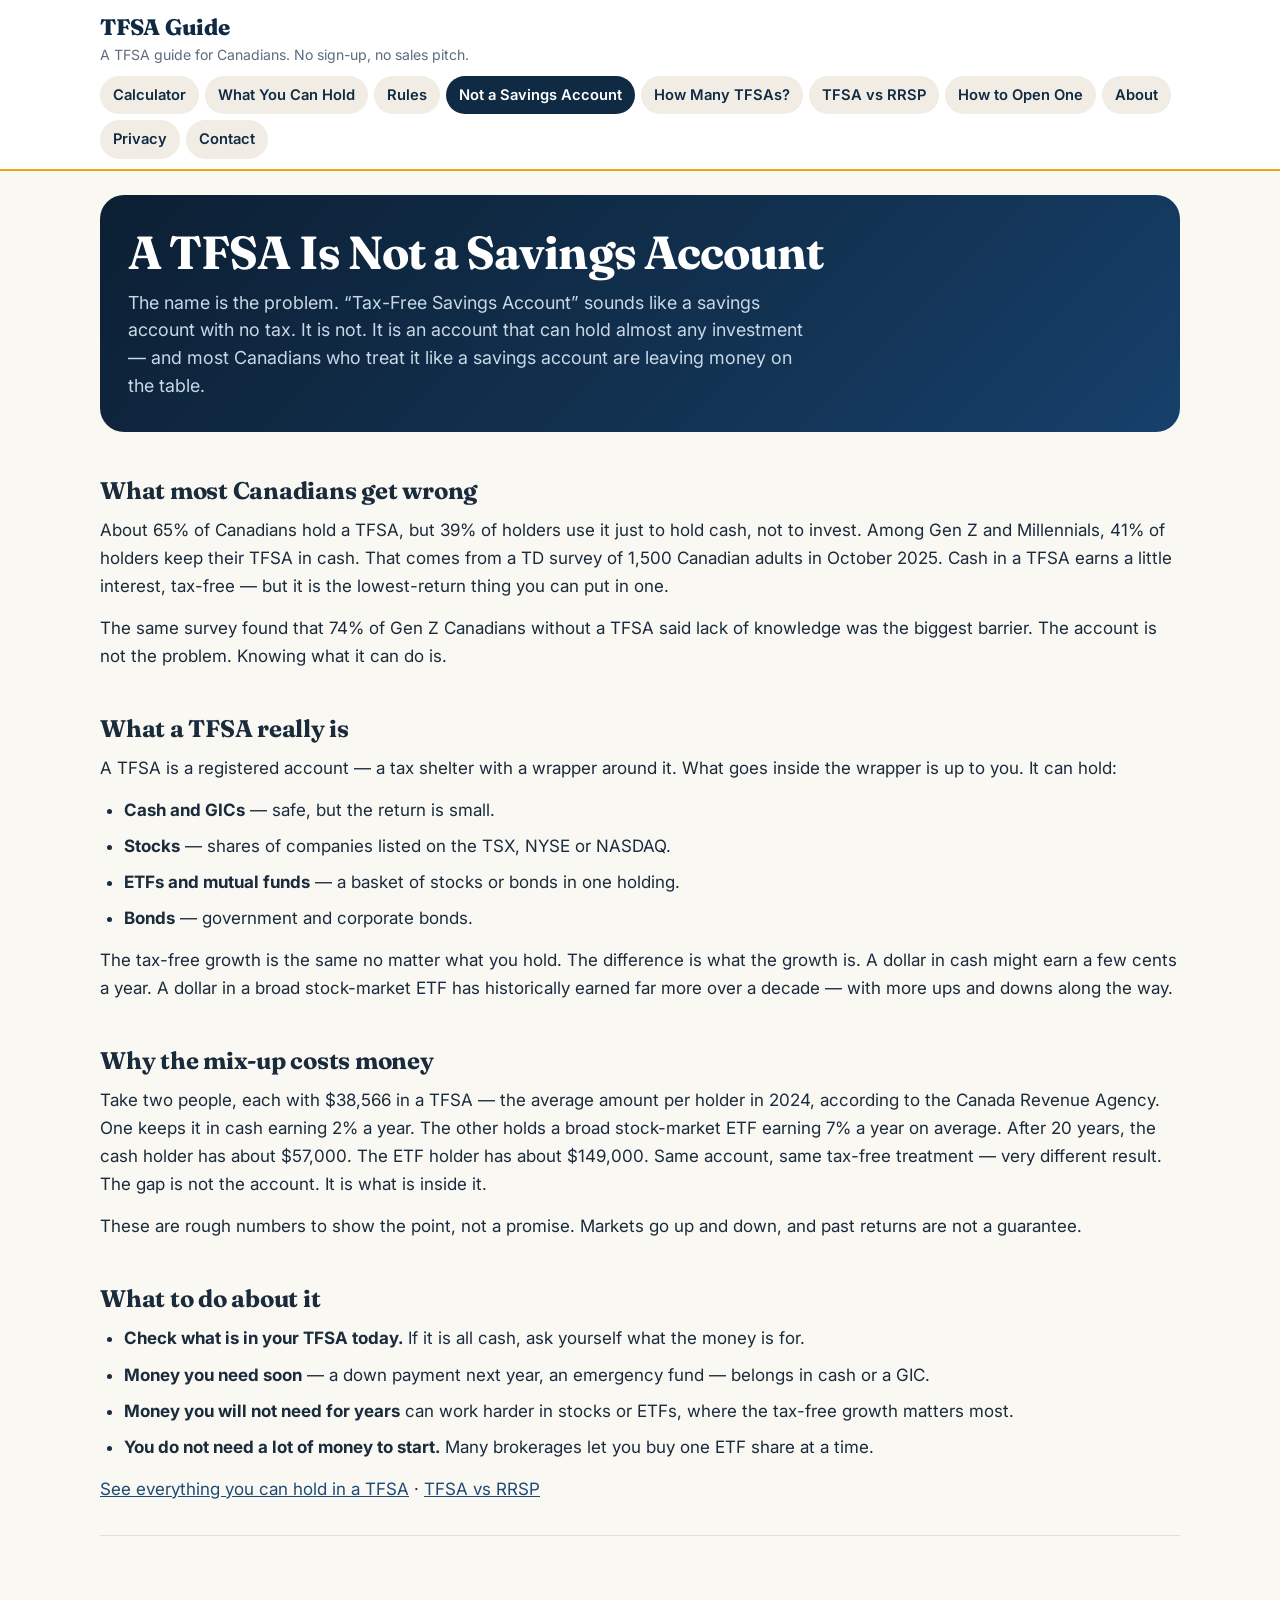
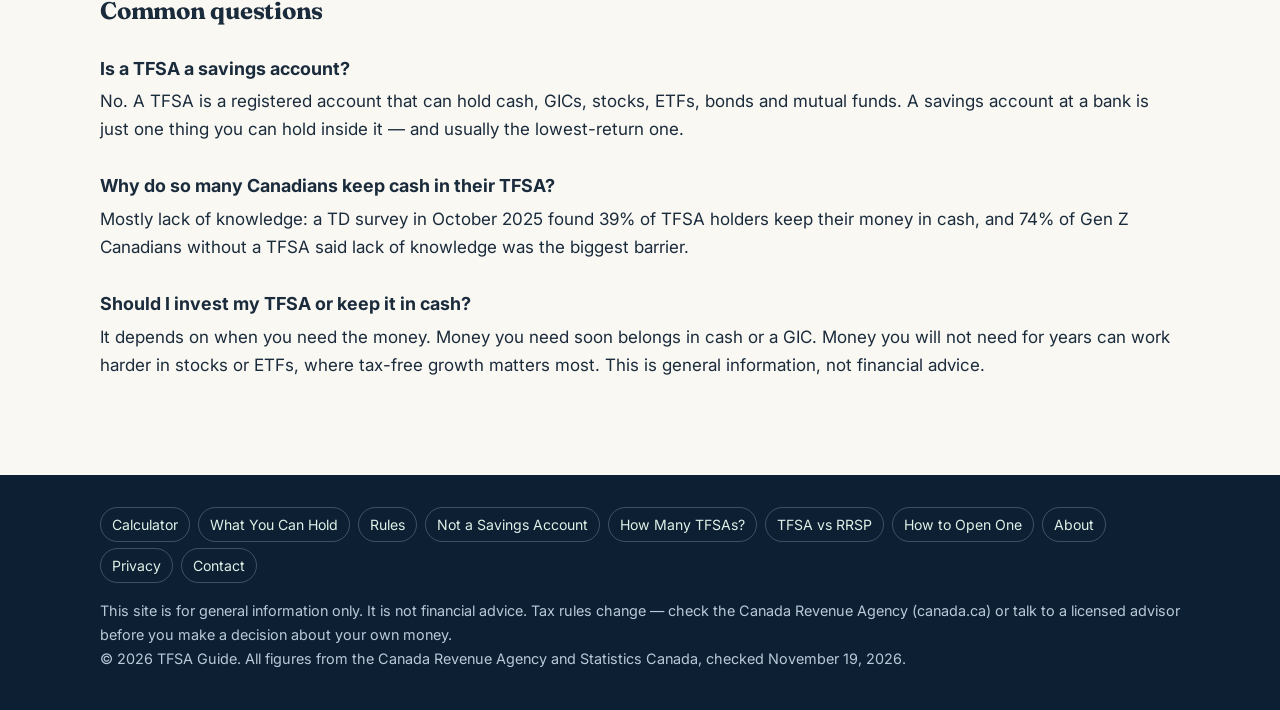
<file: tfsa-is-not-a-savings-account.html>
<!DOCTYPE html>
<html lang="en-CA">
<head>
<meta charset="utf-8">
<meta name="viewport" content="width=device-width, initial-scale=1">
<title>A TFSA Is Not a Savings Account — What Most Canadians Get Wrong</title>
<meta name="description" content="A TFSA is not just a savings account: 39% of holders keep only cash in theirs. Here is what a TFSA really is, and what the mix-up costs.">
<link rel="canonical" href="https://tfsasimplified.ca/tfsa-is-not-a-savings-account.html">
<meta property="og:title" content="A TFSA Is Not a Savings Account — What Most Canadians Get Wrong">
<meta property="og:description" content="A TFSA is not just a savings account: 39% of holders keep only cash in theirs. Here is what a TFSA really is, and what the mix-up costs.">
<meta property="og:type" content="article">
<meta property="og:url" content="https://tfsasimplified.ca/tfsa-is-not-a-savings-account.html">
<meta property="og:image" content="https://tfsasimplified.ca/og-image.png">
<meta name="twitter:card" content="summary_large_image">
<meta name="twitter:title" content="A TFSA Is Not a Savings Account — What Most Canadians Get Wrong">
<meta name="twitter:description" content="A TFSA is not just a savings account: 39% of holders keep only cash in theirs. Here is what a TFSA really is, and what the mix-up costs.">
<meta name="twitter:image" content="https://tfsasimplified.ca/og-image.png">
<script type="application/ld+json">
{
  "@context": "https://schema.org",
  "@type": "WebPage",
  "name": "A TFSA Is Not a Savings Account \u2014 What Most Canadians Get Wrong",
  "url": "https://tfsasimplified.ca/tfsa-is-not-a-savings-account.html",
  "description": "A TFSA is not just a savings account: 39% of holders keep only cash in theirs. Here is what a TFSA really is, and what the mix-up costs."
}
</script>
<script type="application/ld+json">
{
  "@context": "https://schema.org",
  "@type": "WebApplication",
  "name": "TFSA Contribution Room Calculator",
  "url": "https://tfsasimplified.ca/",
  "applicationCategory": "FinanceApplication",
  "operatingSystem": "Any",
  "browserRequirements": "Requires JavaScript",
  "offers": {
    "@type": "Offer",
    "price": "0",
    "priceCurrency": "CAD"
  },
  "description": "Free calculator that shows your TFSA contribution room and how much your TFSA could grow."
}
</script>
<script type="application/ld+json">
{
  "@context": "https://schema.org",
  "@type": "FAQPage",
  "mainEntity": [
    {
      "@type": "Question",
      "name": "Is a TFSA a savings account?",
      "acceptedAnswer": {
        "@type": "Answer",
        "text": "No. A TFSA is a registered account that can hold cash, GICs, stocks, ETFs, bonds and mutual funds. A savings account at a bank is just one thing you can hold inside it \u2014 and usually the lowest-return one."
      }
    },
    {
      "@type": "Question",
      "name": "Why do so many Canadians keep cash in their TFSA?",
      "acceptedAnswer": {
        "@type": "Answer",
        "text": "Mostly lack of knowledge: a TD survey in October 2025 found 39% of TFSA holders keep their money in cash, and 74% of Gen Z Canadians without a TFSA said lack of knowledge was the biggest barrier."
      }
    },
    {
      "@type": "Question",
      "name": "Should I invest my TFSA or keep it in cash?",
      "acceptedAnswer": {
        "@type": "Answer",
        "text": "It depends on when you need the money. Money you need soon belongs in cash or a GIC. Money you will not need for years can work harder in stocks or ETFs, where tax-free growth matters most. This is general information, not financial advice."
      }
    }
  ]
}
</script>
<script type="application/ld+json">
{
  "@context": "https://schema.org",
  "@type": "Article",
  "headline": "A TFSA Is Not a Savings Account \u2014 What Most Canadians Get Wrong",
  "description": "A TFSA is not just a savings account: 39% of holders keep only cash in theirs. Here is what a TFSA really is, and what the mix-up costs.",
  "url": "https://tfsasimplified.ca/tfsa-is-not-a-savings-account.html",
  "mainEntityOfPage": "https://tfsasimplified.ca/tfsa-is-not-a-savings-account.html"
}
</script>
<link rel="preconnect" href="https://fonts.googleapis.com">
<link rel="preconnect" href="https://fonts.gstatic.com" crossorigin>
<link href="https://fonts.googleapis.com/css2?family=Fraunces:opsz,wght@9..144,700;9..144,800&family=Inter:wght@400;600;700;800&display=swap" rel="stylesheet">
<link rel="stylesheet" href="style.css?v=4">

</head>
<body>
<header class="site">
  <div class="wrap">
    <p class="site-title"><a href="index.html">TFSA Guide</a></p>
    <p class="tagline">A TFSA guide for Canadians. No sign-up, no sales pitch.</p>
    <nav class="main" aria-label="Main navigation">
      <a href="index.html">Calculator</a>
      <a href="what-can-you-hold-in-a-tfsa.html">What You Can Hold</a>
      <a href="tfsa-rules.html">Rules</a>
      <a href="tfsa-is-not-a-savings-account.html" class="current">Not a Savings Account</a>
      <a href="how-many-tfsas-can-you-have.html">How Many TFSAs?</a>
      <a href="tfsa-vs-rrsp.html">TFSA vs RRSP</a>
      <a href="how-to-open-a-tfsa.html">How to Open One</a>
      <a href="about.html">About</a>
      <a href="privacy.html">Privacy</a>
      <a href="contact.html">Contact</a>
    </nav>
  </div>
</header>
<div class="ad-slot" data-ad-slot="leaderboard"><!-- AdSense code goes here when approved --></div>
<main>
  <div class="wrap">

    <section class="page-hero">
      <h1>A TFSA Is Not a Savings Account</h1>
      <p class="lede">The name is the problem. &ldquo;Tax-Free Savings Account&rdquo; sounds like a savings account with no tax. It is not. It is an account that can hold almost any investment &mdash; and most Canadians who treat it like a savings account are leaving money on the table.</p>
    </section>
    <section>
      <h2>What most Canadians get wrong</h2>
      <p>About 65% of Canadians hold a TFSA, but 39% of holders use it just to hold cash, not to invest. Among Gen Z and Millennials, 41% of holders keep their TFSA in cash. That comes from a TD survey of 1,500 Canadian adults in October 2025. Cash in a TFSA earns a little interest, tax-free &mdash; but it is the lowest-return thing you can put in one.</p>
      <p>The same survey found that 74% of Gen Z Canadians without a TFSA said lack of knowledge was the biggest barrier. The account is not the problem. Knowing what it can do is.</p>
    </section>
    <section>
      <h2>What a TFSA really is</h2>
      <p>A TFSA is a registered account &mdash; a tax shelter with a wrapper around it. What goes inside the wrapper is up to you. It can hold:</p>
      <ul>
        <li><strong>Cash and GICs</strong> &mdash; safe, but the return is small.</li>
        <li><strong>Stocks</strong> &mdash; shares of companies listed on the TSX, NYSE or NASDAQ.</li>
        <li><strong>ETFs and mutual funds</strong> &mdash; a basket of stocks or bonds in one holding.</li>
        <li><strong>Bonds</strong> &mdash; government and corporate bonds.</li>
      </ul>
      <p>The tax-free growth is the same no matter what you hold. The difference is what the growth is. A dollar in cash might earn a few cents a year. A dollar in a broad stock-market ETF has historically earned far more over a decade &mdash; with more ups and downs along the way.</p>
    </section>
    <section>
      <h2>Why the mix-up costs money</h2>
      <p>Take two people, each with $38,566 in a TFSA &mdash; the average amount per holder in 2024, according to the Canada Revenue Agency. One keeps it in cash earning 2% a year. The other holds a broad stock-market ETF earning 7% a year on average. After 20 years, the cash holder has about $57,000. The ETF holder has about $149,000. Same account, same tax-free treatment &mdash; very different result. The gap is not the account. It is what is inside it.</p>
      <p>These are rough numbers to show the point, not a promise. Markets go up and down, and past returns are not a guarantee.</p>
    </section>
    <section>
      <h2>What to do about it</h2>
      <ul>
        <li><strong>Check what is in your TFSA today.</strong> If it is all cash, ask yourself what the money is for.</li>
        <li><strong>Money you need soon</strong> &mdash; a down payment next year, an emergency fund &mdash; belongs in cash or a GIC.</li>
        <li><strong>Money you will not need for years</strong> can work harder in stocks or ETFs, where the tax-free growth matters most.</li>
        <li><strong>You do not need a lot of money to start.</strong> Many brokerages let you buy one ETF share at a time.</li>
      </ul>
      <p><a href="what-can-you-hold-in-a-tfsa.html">See everything you can hold in a TFSA</a> &middot; <a href="tfsa-vs-rrsp.html">TFSA vs RRSP</a></p>
    </section>

    <section class="faq">
      <h2>Common questions</h2>
      <h3>Is a TFSA a savings account?</h3>
      <p>No. A TFSA is a registered account that can hold cash, GICs, stocks, ETFs, bonds and mutual funds. A savings account at a bank is just one thing you can hold inside it — and usually the lowest-return one.</p>
      <h3>Why do so many Canadians keep cash in their TFSA?</h3>
      <p>Mostly lack of knowledge: a TD survey in October 2025 found 39% of TFSA holders keep their money in cash, and 74% of Gen Z Canadians without a TFSA said lack of knowledge was the biggest barrier.</p>
      <h3>Should I invest my TFSA or keep it in cash?</h3>
      <p>It depends on when you need the money. Money you need soon belongs in cash or a GIC. Money you will not need for years can work harder in stocks or ETFs, where tax-free growth matters most. This is general information, not financial advice.</p>
    </section>

  </div>
</main>
<div class="ad-slot" data-ad-slot="footer"><!-- AdSense code goes here when approved --></div>
<footer class="site">
  <div class="wrap">
    <nav aria-label="Footer navigation">
      <a href="index.html">Calculator</a>
      <a href="what-can-you-hold-in-a-tfsa.html">What You Can Hold</a>
      <a href="tfsa-rules.html">Rules</a>
      <a href="tfsa-is-not-a-savings-account.html">Not a Savings Account</a>
      <a href="how-many-tfsas-can-you-have.html">How Many TFSAs?</a>
      <a href="tfsa-vs-rrsp.html">TFSA vs RRSP</a>
      <a href="how-to-open-a-tfsa.html">How to Open One</a>
      <a href="about.html">About</a>
      <a href="privacy.html">Privacy</a>
      <a href="contact.html">Contact</a>
    </nav>
    <p>This site is for general information only. It is not financial advice. Tax rules change — check the Canada Revenue Agency (canada.ca) or talk to a licensed advisor before you make a decision about your own money.</p>
    <p>&copy; 2026 TFSA Guide. All figures from the Canada Revenue Agency and Statistics Canada, checked November 19, 2026.</p>
  </div>
</footer>
</body>
</html>
</file>
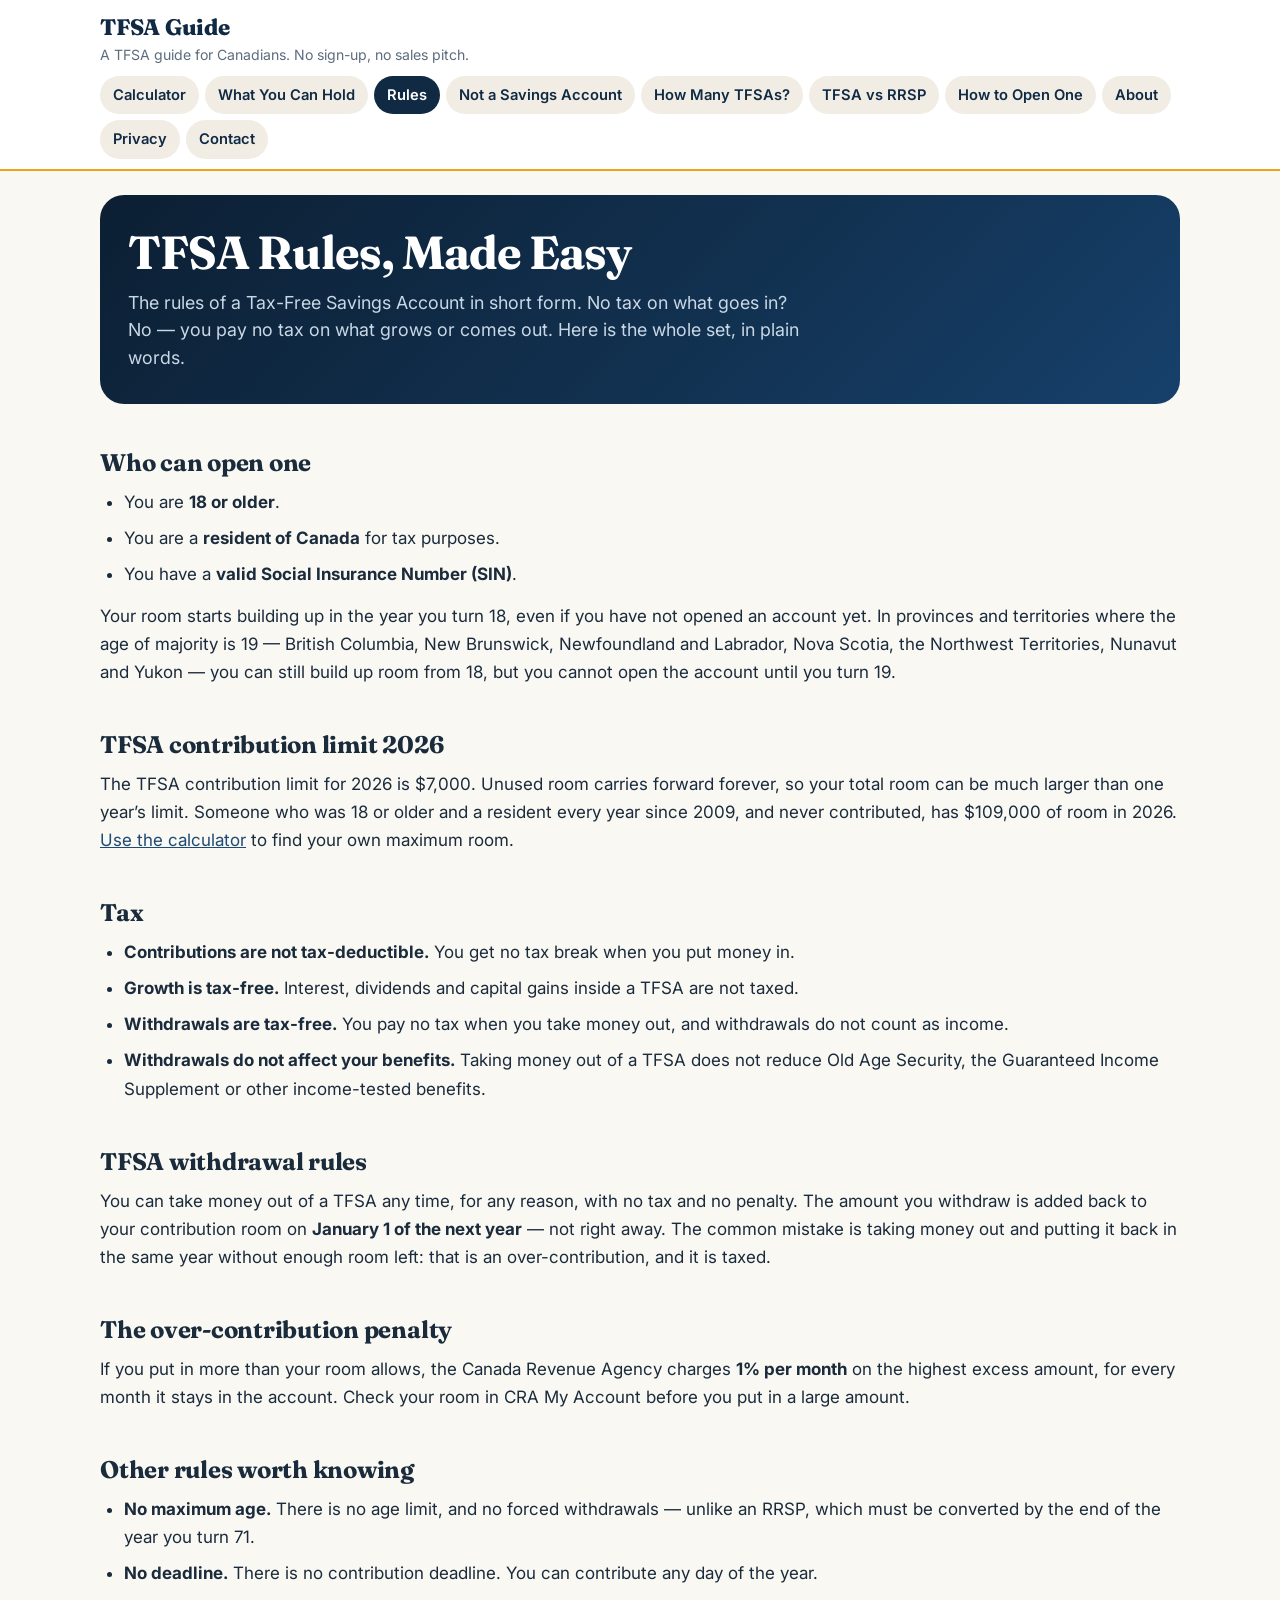
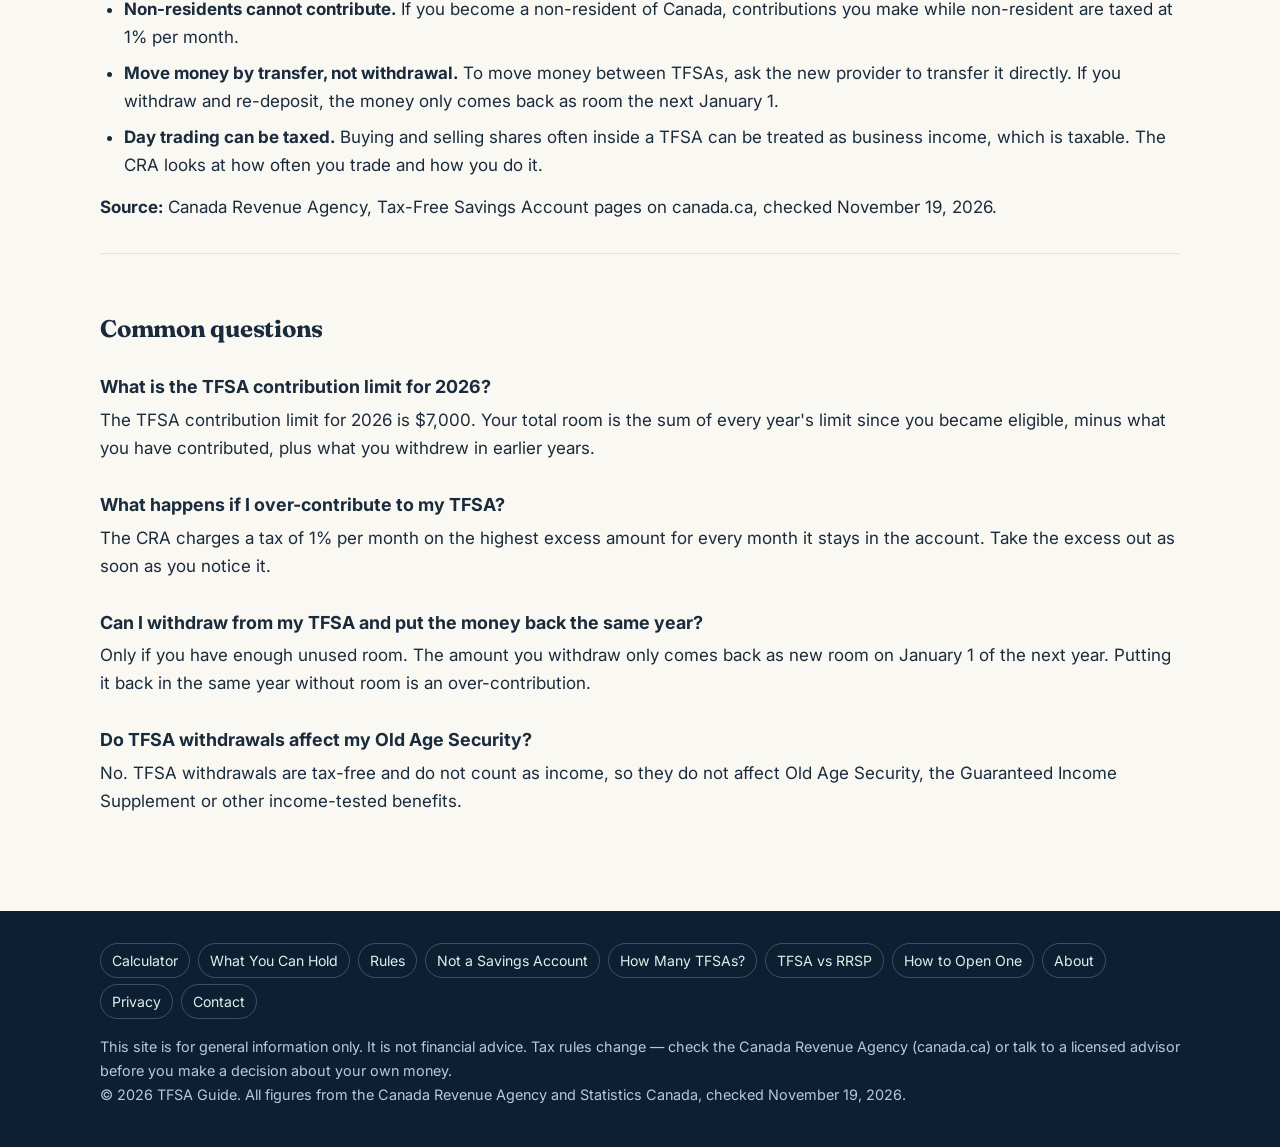
<file: tfsa-rules.html>
<!DOCTYPE html>
<html lang="en-CA">
<head>
<meta charset="utf-8">
<meta name="viewport" content="width=device-width, initial-scale=1">
<title>TFSA Rules, Made Easy — Limits, Withdrawals and Penalties</title>
<meta name="description" content="The TFSA rules in short form: who qualifies, the 2026 contribution limit, tax-free withdrawals, and the 1% over-contribution penalty.">
<link rel="canonical" href="https://tfsasimplified.ca/tfsa-rules.html">
<meta property="og:title" content="TFSA Rules, Made Easy — Limits, Withdrawals and Penalties">
<meta property="og:description" content="The TFSA rules in short form: who qualifies, the 2026 contribution limit, tax-free withdrawals, and the 1% over-contribution penalty.">
<meta property="og:type" content="article">
<meta property="og:url" content="https://tfsasimplified.ca/tfsa-rules.html">
<meta property="og:image" content="https://tfsasimplified.ca/og-image.png">
<meta name="twitter:card" content="summary_large_image">
<meta name="twitter:title" content="TFSA Rules, Made Easy — Limits, Withdrawals and Penalties">
<meta name="twitter:description" content="The TFSA rules in short form: who qualifies, the 2026 contribution limit, tax-free withdrawals, and the 1% over-contribution penalty.">
<meta name="twitter:image" content="https://tfsasimplified.ca/og-image.png">
<script type="application/ld+json">
{
  "@context": "https://schema.org",
  "@type": "WebPage",
  "name": "TFSA Rules, Made Easy \u2014 Limits, Withdrawals and Penalties",
  "url": "https://tfsasimplified.ca/tfsa-rules.html",
  "description": "The TFSA rules in short form: who qualifies, the 2026 contribution limit, tax-free withdrawals, and the 1% over-contribution penalty."
}
</script>
<script type="application/ld+json">
{
  "@context": "https://schema.org",
  "@type": "WebApplication",
  "name": "TFSA Contribution Room Calculator",
  "url": "https://tfsasimplified.ca/",
  "applicationCategory": "FinanceApplication",
  "operatingSystem": "Any",
  "browserRequirements": "Requires JavaScript",
  "offers": {
    "@type": "Offer",
    "price": "0",
    "priceCurrency": "CAD"
  },
  "description": "Free calculator that shows your TFSA contribution room and how much your TFSA could grow."
}
</script>
<script type="application/ld+json">
{
  "@context": "https://schema.org",
  "@type": "FAQPage",
  "mainEntity": [
    {
      "@type": "Question",
      "name": "What is the TFSA contribution limit for 2026?",
      "acceptedAnswer": {
        "@type": "Answer",
        "text": "The TFSA contribution limit for 2026 is $7,000. Your total room is the sum of every year's limit since you became eligible, minus what you have contributed, plus what you withdrew in earlier years."
      }
    },
    {
      "@type": "Question",
      "name": "What happens if I over-contribute to my TFSA?",
      "acceptedAnswer": {
        "@type": "Answer",
        "text": "The CRA charges a tax of 1% per month on the highest excess amount for every month it stays in the account. Take the excess out as soon as you notice it."
      }
    },
    {
      "@type": "Question",
      "name": "Can I withdraw from my TFSA and put the money back the same year?",
      "acceptedAnswer": {
        "@type": "Answer",
        "text": "Only if you have enough unused room. The amount you withdraw only comes back as new room on January 1 of the next year. Putting it back in the same year without room is an over-contribution."
      }
    },
    {
      "@type": "Question",
      "name": "Do TFSA withdrawals affect my Old Age Security?",
      "acceptedAnswer": {
        "@type": "Answer",
        "text": "No. TFSA withdrawals are tax-free and do not count as income, so they do not affect Old Age Security, the Guaranteed Income Supplement or other income-tested benefits."
      }
    }
  ]
}
</script>
<script type="application/ld+json">
{
  "@context": "https://schema.org",
  "@type": "Article",
  "headline": "TFSA Rules, Made Easy \u2014 Limits, Withdrawals and Penalties",
  "description": "The TFSA rules in short form: who qualifies, the 2026 contribution limit, tax-free withdrawals, and the 1% over-contribution penalty.",
  "url": "https://tfsasimplified.ca/tfsa-rules.html",
  "mainEntityOfPage": "https://tfsasimplified.ca/tfsa-rules.html"
}
</script>
<link rel="preconnect" href="https://fonts.googleapis.com">
<link rel="preconnect" href="https://fonts.gstatic.com" crossorigin>
<link href="https://fonts.googleapis.com/css2?family=Fraunces:opsz,wght@9..144,700;9..144,800&family=Inter:wght@400;600;700;800&display=swap" rel="stylesheet">
<link rel="stylesheet" href="style.css?v=4">

</head>
<body>
<header class="site">
  <div class="wrap">
    <p class="site-title"><a href="index.html">TFSA Guide</a></p>
    <p class="tagline">A TFSA guide for Canadians. No sign-up, no sales pitch.</p>
    <nav class="main" aria-label="Main navigation">
      <a href="index.html">Calculator</a>
      <a href="what-can-you-hold-in-a-tfsa.html">What You Can Hold</a>
      <a href="tfsa-rules.html" class="current">Rules</a>
      <a href="tfsa-is-not-a-savings-account.html">Not a Savings Account</a>
      <a href="how-many-tfsas-can-you-have.html">How Many TFSAs?</a>
      <a href="tfsa-vs-rrsp.html">TFSA vs RRSP</a>
      <a href="how-to-open-a-tfsa.html">How to Open One</a>
      <a href="about.html">About</a>
      <a href="privacy.html">Privacy</a>
      <a href="contact.html">Contact</a>
    </nav>
  </div>
</header>
<div class="ad-slot" data-ad-slot="leaderboard"><!-- AdSense code goes here when approved --></div>
<main>
  <div class="wrap">

    <section class="page-hero">
      <h1>TFSA Rules, Made Easy</h1>
      <p class="lede">The rules of a Tax-Free Savings Account in short form. No tax on what goes in? No &mdash; you pay no tax on what grows or comes out. Here is the whole set, in plain words.</p>
    </section>
    <section>
      <h2>Who can open one</h2>
      <ul>
        <li>You are <strong>18 or older</strong>.</li>
        <li>You are a <strong>resident of Canada</strong> for tax purposes.</li>
        <li>You have a <strong>valid Social Insurance Number (SIN)</strong>.</li>
      </ul>
      <p>Your room starts building up in the year you turn 18, even if you have not opened an account yet. In provinces and territories where the age of majority is 19 &mdash; British Columbia, New Brunswick, Newfoundland and Labrador, Nova Scotia, the Northwest Territories, Nunavut and Yukon &mdash; you can still build up room from 18, but you cannot open the account until you turn 19.</p>
    </section>
    <section>
      <h2>TFSA contribution limit 2026</h2>
      <p>The TFSA contribution limit for 2026 is $7,000. Unused room carries forward forever, so your total room can be much larger than one year&rsquo;s limit. Someone who was 18 or older and a resident every year since 2009, and never contributed, has $109,000 of room in 2026. <a href="index.html">Use the calculator</a> to find your own maximum room.</p>
    </section>
    <section>
      <h2>Tax</h2>
      <ul>
        <li><strong>Contributions are not tax-deductible.</strong> You get no tax break when you put money in.</li>
        <li><strong>Growth is tax-free.</strong> Interest, dividends and capital gains inside a TFSA are not taxed.</li>
        <li><strong>Withdrawals are tax-free.</strong> You pay no tax when you take money out, and withdrawals do not count as income.</li>
        <li><strong>Withdrawals do not affect your benefits.</strong> Taking money out of a TFSA does not reduce Old Age Security, the Guaranteed Income Supplement or other income-tested benefits.</li>
      </ul>
    </section>
    <section>
      <h2>TFSA withdrawal rules</h2>
      <p>You can take money out of a TFSA any time, for any reason, with no tax and no penalty. The amount you withdraw is added back to your contribution room on <strong>January 1 of the next year</strong> &mdash; not right away. The common mistake is taking money out and putting it back in the same year without enough room left: that is an over-contribution, and it is taxed.</p>
    </section>
    <section>
      <h2>The over-contribution penalty</h2>
      <p>If you put in more than your room allows, the Canada Revenue Agency charges <strong>1% per month</strong> on the highest excess amount, for every month it stays in the account. Check your room in CRA My Account before you put in a large amount.</p>
    </section>
    <section>
      <h2>Other rules worth knowing</h2>
      <ul>
        <li><strong>No maximum age.</strong> There is no age limit, and no forced withdrawals &mdash; unlike an RRSP, which must be converted by the end of the year you turn 71.</li>
        <li><strong>No deadline.</strong> There is no contribution deadline. You can contribute any day of the year.</li>
        <li><strong>Non-residents cannot contribute.</strong> If you become a non-resident of Canada, contributions you make while non-resident are taxed at 1% per month.</li>
        <li><strong>Move money by transfer, not withdrawal.</strong> To move money between TFSAs, ask the new provider to transfer it directly. If you withdraw and re-deposit, the money only comes back as room the next January 1.</li>
        <li><strong>Day trading can be taxed.</strong> Buying and selling shares often inside a TFSA can be treated as business income, which is taxable. The CRA looks at how often you trade and how you do it.</li>
      </ul>
      <p><strong>Source:</strong> Canada Revenue Agency, Tax-Free Savings Account pages on canada.ca, checked November 19, 2026.</p>
    </section>

    <section class="faq">
      <h2>Common questions</h2>
      <h3>What is the TFSA contribution limit for 2026?</h3>
      <p>The TFSA contribution limit for 2026 is $7,000. Your total room is the sum of every year's limit since you became eligible, minus what you have contributed, plus what you withdrew in earlier years.</p>
      <h3>What happens if I over-contribute to my TFSA?</h3>
      <p>The CRA charges a tax of 1% per month on the highest excess amount for every month it stays in the account. Take the excess out as soon as you notice it.</p>
      <h3>Can I withdraw from my TFSA and put the money back the same year?</h3>
      <p>Only if you have enough unused room. The amount you withdraw only comes back as new room on January 1 of the next year. Putting it back in the same year without room is an over-contribution.</p>
      <h3>Do TFSA withdrawals affect my Old Age Security?</h3>
      <p>No. TFSA withdrawals are tax-free and do not count as income, so they do not affect Old Age Security, the Guaranteed Income Supplement or other income-tested benefits.</p>
    </section>

  </div>
</main>
<div class="ad-slot" data-ad-slot="footer"><!-- AdSense code goes here when approved --></div>
<footer class="site">
  <div class="wrap">
    <nav aria-label="Footer navigation">
      <a href="index.html">Calculator</a>
      <a href="what-can-you-hold-in-a-tfsa.html">What You Can Hold</a>
      <a href="tfsa-rules.html">Rules</a>
      <a href="tfsa-is-not-a-savings-account.html">Not a Savings Account</a>
      <a href="how-many-tfsas-can-you-have.html">How Many TFSAs?</a>
      <a href="tfsa-vs-rrsp.html">TFSA vs RRSP</a>
      <a href="how-to-open-a-tfsa.html">How to Open One</a>
      <a href="about.html">About</a>
      <a href="privacy.html">Privacy</a>
      <a href="contact.html">Contact</a>
    </nav>
    <p>This site is for general information only. It is not financial advice. Tax rules change — check the Canada Revenue Agency (canada.ca) or talk to a licensed advisor before you make a decision about your own money.</p>
    <p>&copy; 2026 TFSA Guide. All figures from the Canada Revenue Agency and Statistics Canada, checked November 19, 2026.</p>
  </div>
</footer>
</body>
</html>
</file>
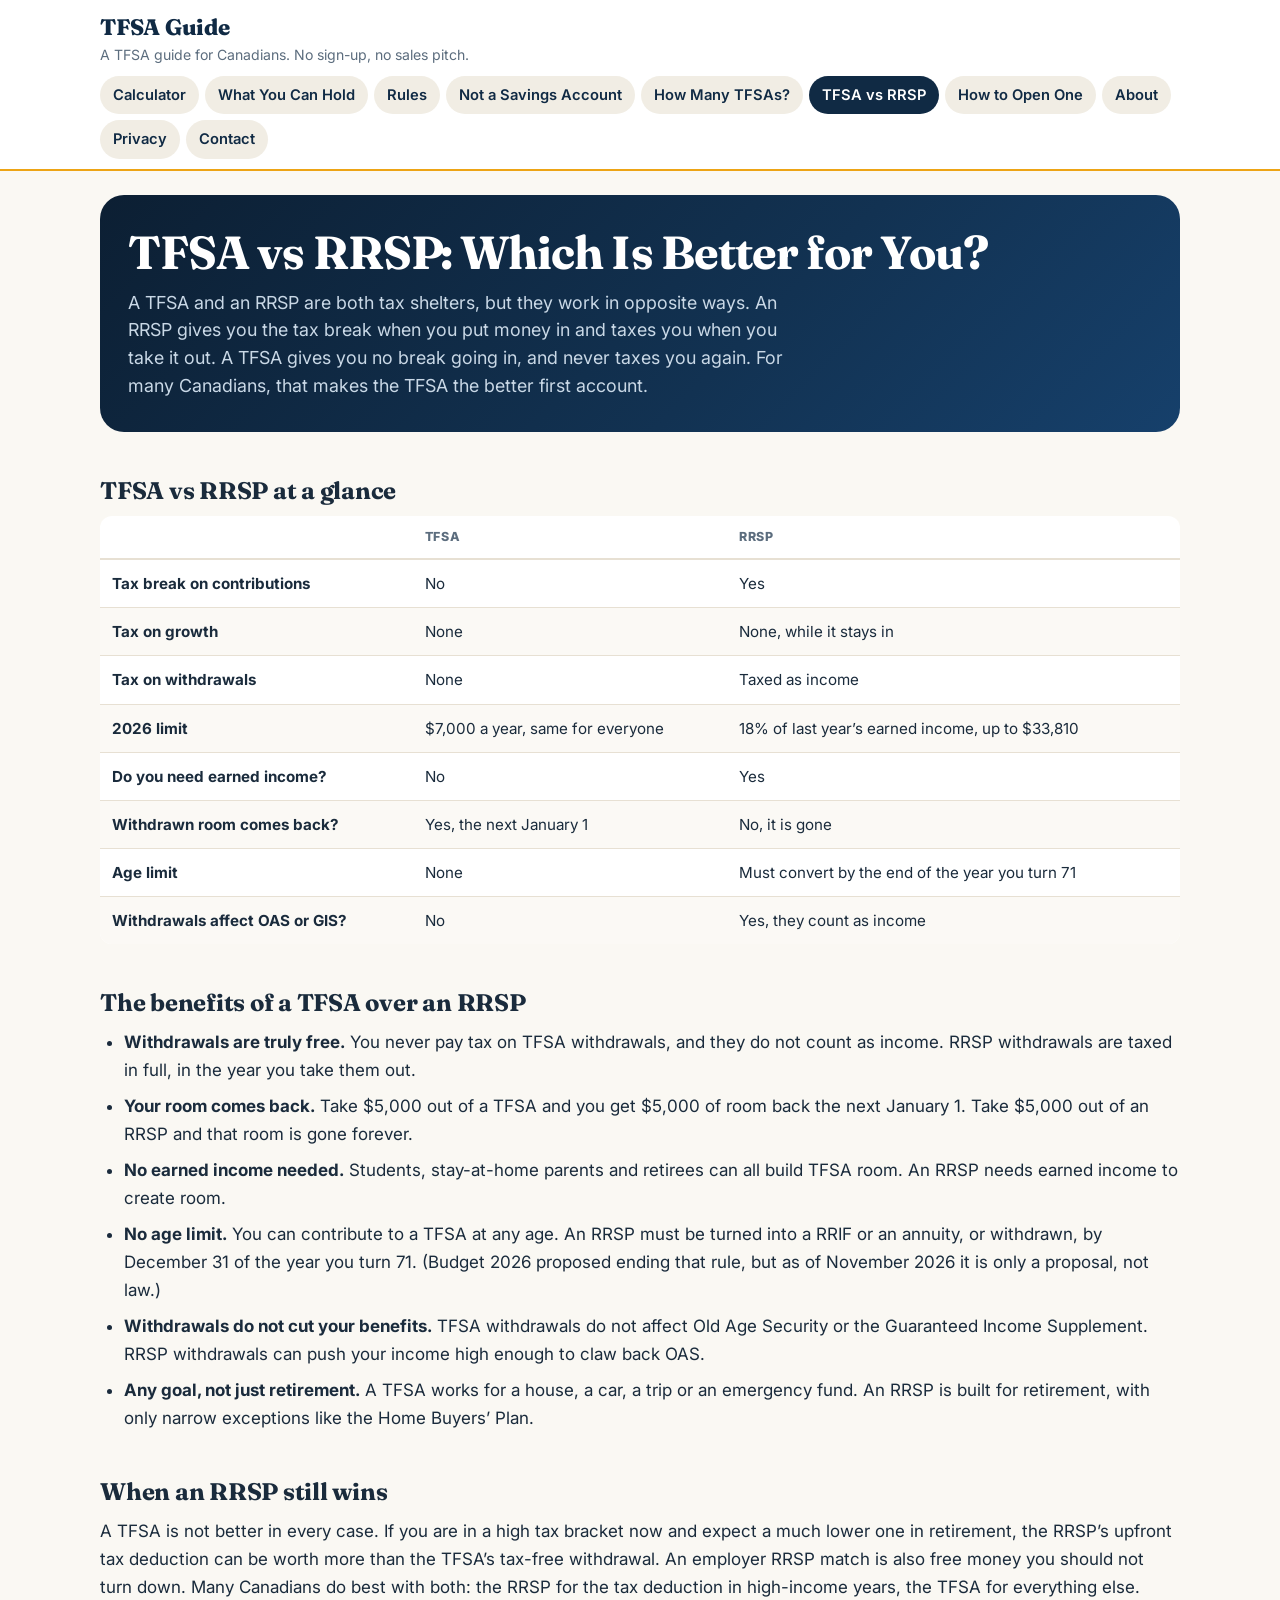
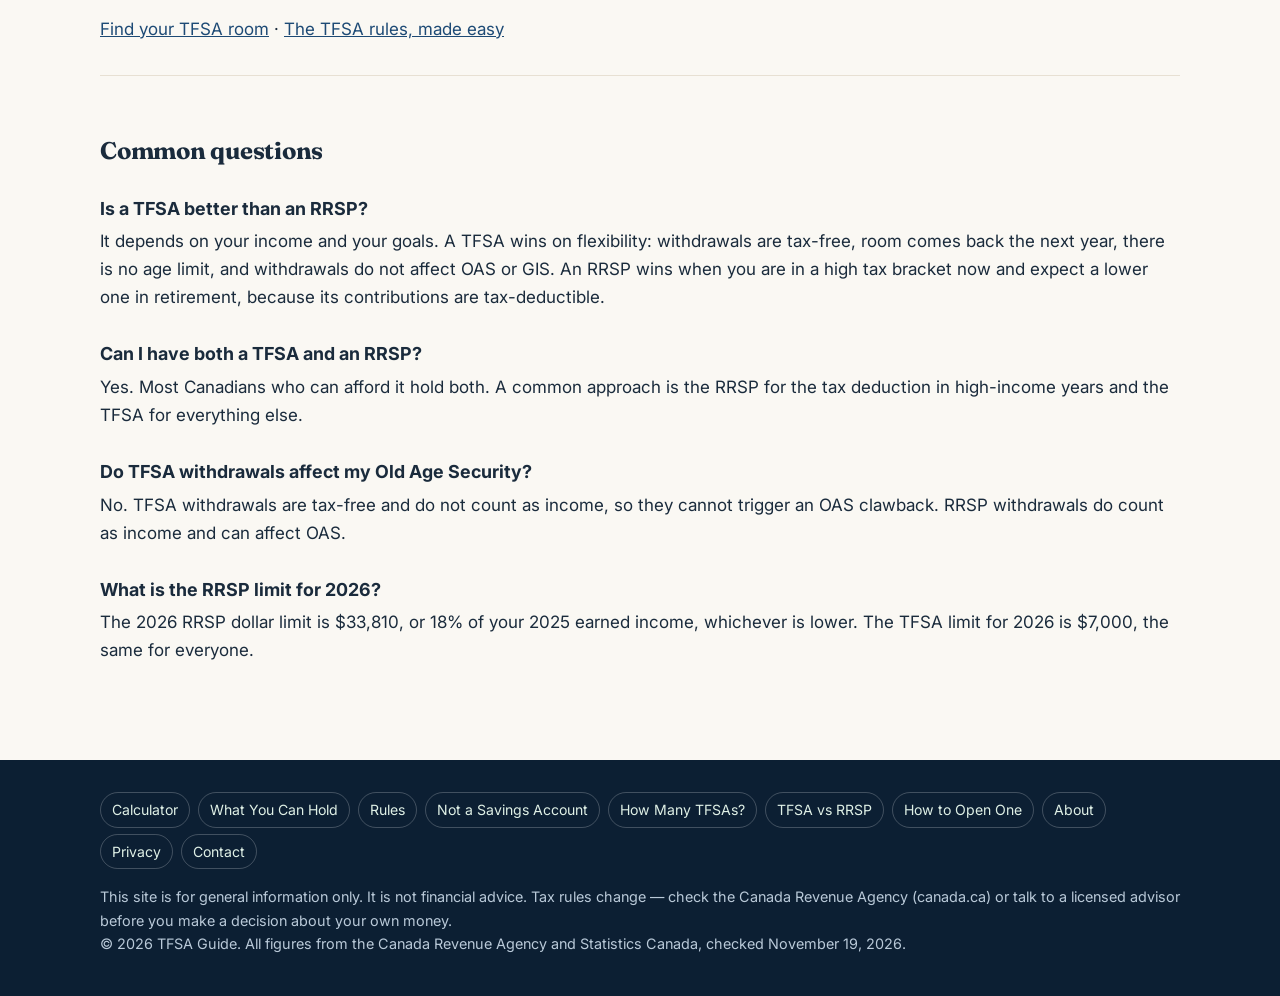
<file: tfsa-vs-rrsp.html>
<!DOCTYPE html>
<html lang="en-CA">
<head>
<meta charset="utf-8">
<meta name="viewport" content="width=device-width, initial-scale=1">
<title>TFSA vs RRSP: Which Is Better for You?</title>
<meta name="description" content="TFSA vs RRSP compared: tax-free withdrawals, room that comes back, no age limit, and no effect on OAS — plus when an RRSP still wins.">
<link rel="canonical" href="https://tfsasimplified.ca/tfsa-vs-rrsp.html">
<meta property="og:title" content="TFSA vs RRSP: Which Is Better for You?">
<meta property="og:description" content="TFSA vs RRSP compared: tax-free withdrawals, room that comes back, no age limit, and no effect on OAS — plus when an RRSP still wins.">
<meta property="og:type" content="article">
<meta property="og:url" content="https://tfsasimplified.ca/tfsa-vs-rrsp.html">
<meta property="og:image" content="https://tfsasimplified.ca/og-image.png">
<meta name="twitter:card" content="summary_large_image">
<meta name="twitter:title" content="TFSA vs RRSP: Which Is Better for You?">
<meta name="twitter:description" content="TFSA vs RRSP compared: tax-free withdrawals, room that comes back, no age limit, and no effect on OAS — plus when an RRSP still wins.">
<meta name="twitter:image" content="https://tfsasimplified.ca/og-image.png">
<script type="application/ld+json">
{
  "@context": "https://schema.org",
  "@type": "WebPage",
  "name": "TFSA vs RRSP: Which Is Better for You?",
  "url": "https://tfsasimplified.ca/tfsa-vs-rrsp.html",
  "description": "TFSA vs RRSP compared: tax-free withdrawals, room that comes back, no age limit, and no effect on OAS \u2014 plus when an RRSP still wins."
}
</script>
<script type="application/ld+json">
{
  "@context": "https://schema.org",
  "@type": "WebApplication",
  "name": "TFSA Contribution Room Calculator",
  "url": "https://tfsasimplified.ca/",
  "applicationCategory": "FinanceApplication",
  "operatingSystem": "Any",
  "browserRequirements": "Requires JavaScript",
  "offers": {
    "@type": "Offer",
    "price": "0",
    "priceCurrency": "CAD"
  },
  "description": "Free calculator that shows your TFSA contribution room and how much your TFSA could grow."
}
</script>
<script type="application/ld+json">
{
  "@context": "https://schema.org",
  "@type": "FAQPage",
  "mainEntity": [
    {
      "@type": "Question",
      "name": "Is a TFSA better than an RRSP?",
      "acceptedAnswer": {
        "@type": "Answer",
        "text": "It depends on your income and your goals. A TFSA wins on flexibility: withdrawals are tax-free, room comes back the next year, there is no age limit, and withdrawals do not affect OAS or GIS. An RRSP wins when you are in a high tax bracket now and expect a lower one in retirement, because its contributions are tax-deductible."
      }
    },
    {
      "@type": "Question",
      "name": "Can I have both a TFSA and an RRSP?",
      "acceptedAnswer": {
        "@type": "Answer",
        "text": "Yes. Most Canadians who can afford it hold both. A common approach is the RRSP for the tax deduction in high-income years and the TFSA for everything else."
      }
    },
    {
      "@type": "Question",
      "name": "Do TFSA withdrawals affect my Old Age Security?",
      "acceptedAnswer": {
        "@type": "Answer",
        "text": "No. TFSA withdrawals are tax-free and do not count as income, so they cannot trigger an OAS clawback. RRSP withdrawals do count as income and can affect OAS."
      }
    },
    {
      "@type": "Question",
      "name": "What is the RRSP limit for 2026?",
      "acceptedAnswer": {
        "@type": "Answer",
        "text": "The 2026 RRSP dollar limit is $33,810, or 18% of your 2025 earned income, whichever is lower. The TFSA limit for 2026 is $7,000, the same for everyone."
      }
    }
  ]
}
</script>
<script type="application/ld+json">
{
  "@context": "https://schema.org",
  "@type": "Article",
  "headline": "TFSA vs RRSP: Which Is Better for You?",
  "description": "TFSA vs RRSP compared: tax-free withdrawals, room that comes back, no age limit, and no effect on OAS \u2014 plus when an RRSP still wins.",
  "url": "https://tfsasimplified.ca/tfsa-vs-rrsp.html",
  "mainEntityOfPage": "https://tfsasimplified.ca/tfsa-vs-rrsp.html"
}
</script>
<link rel="preconnect" href="https://fonts.googleapis.com">
<link rel="preconnect" href="https://fonts.gstatic.com" crossorigin>
<link href="https://fonts.googleapis.com/css2?family=Fraunces:opsz,wght@9..144,700;9..144,800&family=Inter:wght@400;600;700;800&display=swap" rel="stylesheet">
<link rel="stylesheet" href="style.css?v=4">

</head>
<body>
<header class="site">
  <div class="wrap">
    <p class="site-title"><a href="index.html">TFSA Guide</a></p>
    <p class="tagline">A TFSA guide for Canadians. No sign-up, no sales pitch.</p>
    <nav class="main" aria-label="Main navigation">
      <a href="index.html">Calculator</a>
      <a href="what-can-you-hold-in-a-tfsa.html">What You Can Hold</a>
      <a href="tfsa-rules.html">Rules</a>
      <a href="tfsa-is-not-a-savings-account.html">Not a Savings Account</a>
      <a href="how-many-tfsas-can-you-have.html">How Many TFSAs?</a>
      <a href="tfsa-vs-rrsp.html" class="current">TFSA vs RRSP</a>
      <a href="how-to-open-a-tfsa.html">How to Open One</a>
      <a href="about.html">About</a>
      <a href="privacy.html">Privacy</a>
      <a href="contact.html">Contact</a>
    </nav>
  </div>
</header>
<div class="ad-slot" data-ad-slot="leaderboard"><!-- AdSense code goes here when approved --></div>
<main>
  <div class="wrap">

    <section class="page-hero">
      <h1>TFSA vs RRSP: Which Is Better for You?</h1>
      <p class="lede">A TFSA and an RRSP are both tax shelters, but they work in opposite ways. An RRSP gives you the tax break when you put money in and taxes you when you take it out. A TFSA gives you no break going in, and never taxes you again. For many Canadians, that makes the TFSA the better first account.</p>
    </section>
    <section>
      <h2>TFSA vs RRSP at a glance</h2>
      <div class="table-scroll"><table>
        <thead><tr><th></th><th>TFSA</th><th>RRSP</th></tr></thead>
        <tbody>
          <tr><td><strong>Tax break on contributions</strong></td><td>No</td><td>Yes</td></tr>
          <tr><td><strong>Tax on growth</strong></td><td>None</td><td>None, while it stays in</td></tr>
          <tr><td><strong>Tax on withdrawals</strong></td><td>None</td><td>Taxed as income</td></tr>
          <tr><td><strong>2026 limit</strong></td><td>$7,000 a year, same for everyone</td><td>18% of last year&rsquo;s earned income, up to $33,810</td></tr>
          <tr><td><strong>Do you need earned income?</strong></td><td>No</td><td>Yes</td></tr>
          <tr><td><strong>Withdrawn room comes back?</strong></td><td>Yes, the next January 1</td><td>No, it is gone</td></tr>
          <tr><td><strong>Age limit</strong></td><td>None</td><td>Must convert by the end of the year you turn 71</td></tr>
          <tr><td><strong>Withdrawals affect OAS or GIS?</strong></td><td>No</td><td>Yes, they count as income</td></tr>
        </tbody>
      </table></div>
    </section>
    <section>
      <h2>The benefits of a TFSA over an RRSP</h2>
      <ul>
        <li><strong>Withdrawals are truly free.</strong> You never pay tax on TFSA withdrawals, and they do not count as income. RRSP withdrawals are taxed in full, in the year you take them out.</li>
        <li><strong>Your room comes back.</strong> Take $5,000 out of a TFSA and you get $5,000 of room back the next January 1. Take $5,000 out of an RRSP and that room is gone forever.</li>
        <li><strong>No earned income needed.</strong> Students, stay-at-home parents and retirees can all build TFSA room. An RRSP needs earned income to create room.</li>
        <li><strong>No age limit.</strong> You can contribute to a TFSA at any age. An RRSP must be turned into a RRIF or an annuity, or withdrawn, by December 31 of the year you turn 71. (Budget 2026 proposed ending that rule, but as of November 2026 it is only a proposal, not law.)</li>
        <li><strong>Withdrawals do not cut your benefits.</strong> TFSA withdrawals do not affect Old Age Security or the Guaranteed Income Supplement. RRSP withdrawals can push your income high enough to claw back OAS.</li>
        <li><strong>Any goal, not just retirement.</strong> A TFSA works for a house, a car, a trip or an emergency fund. An RRSP is built for retirement, with only narrow exceptions like the Home Buyers&rsquo; Plan.</li>
      </ul>
    </section>
    <section>
      <h2>When an RRSP still wins</h2>
      <p>A TFSA is not better in every case. If you are in a high tax bracket now and expect a much lower one in retirement, the RRSP&rsquo;s upfront tax deduction can be worth more than the TFSA&rsquo;s tax-free withdrawal. An employer RRSP match is also free money you should not turn down. Many Canadians do best with both: the RRSP for the tax deduction in high-income years, the TFSA for everything else.</p>
      <p><a href="index.html">Find your TFSA room</a> &middot; <a href="tfsa-rules.html">The TFSA rules, made easy</a></p>
    </section>

    <section class="faq">
      <h2>Common questions</h2>
      <h3>Is a TFSA better than an RRSP?</h3>
      <p>It depends on your income and your goals. A TFSA wins on flexibility: withdrawals are tax-free, room comes back the next year, there is no age limit, and withdrawals do not affect OAS or GIS. An RRSP wins when you are in a high tax bracket now and expect a lower one in retirement, because its contributions are tax-deductible.</p>
      <h3>Can I have both a TFSA and an RRSP?</h3>
      <p>Yes. Most Canadians who can afford it hold both. A common approach is the RRSP for the tax deduction in high-income years and the TFSA for everything else.</p>
      <h3>Do TFSA withdrawals affect my Old Age Security?</h3>
      <p>No. TFSA withdrawals are tax-free and do not count as income, so they cannot trigger an OAS clawback. RRSP withdrawals do count as income and can affect OAS.</p>
      <h3>What is the RRSP limit for 2026?</h3>
      <p>The 2026 RRSP dollar limit is $33,810, or 18% of your 2025 earned income, whichever is lower. The TFSA limit for 2026 is $7,000, the same for everyone.</p>
    </section>

  </div>
</main>
<div class="ad-slot" data-ad-slot="footer"><!-- AdSense code goes here when approved --></div>
<footer class="site">
  <div class="wrap">
    <nav aria-label="Footer navigation">
      <a href="index.html">Calculator</a>
      <a href="what-can-you-hold-in-a-tfsa.html">What You Can Hold</a>
      <a href="tfsa-rules.html">Rules</a>
      <a href="tfsa-is-not-a-savings-account.html">Not a Savings Account</a>
      <a href="how-many-tfsas-can-you-have.html">How Many TFSAs?</a>
      <a href="tfsa-vs-rrsp.html">TFSA vs RRSP</a>
      <a href="how-to-open-a-tfsa.html">How to Open One</a>
      <a href="about.html">About</a>
      <a href="privacy.html">Privacy</a>
      <a href="contact.html">Contact</a>
    </nav>
    <p>This site is for general information only. It is not financial advice. Tax rules change — check the Canada Revenue Agency (canada.ca) or talk to a licensed advisor before you make a decision about your own money.</p>
    <p>&copy; 2026 TFSA Guide. All figures from the Canada Revenue Agency and Statistics Canada, checked November 19, 2026.</p>
  </div>
</footer>
</body>
</html>
</file>
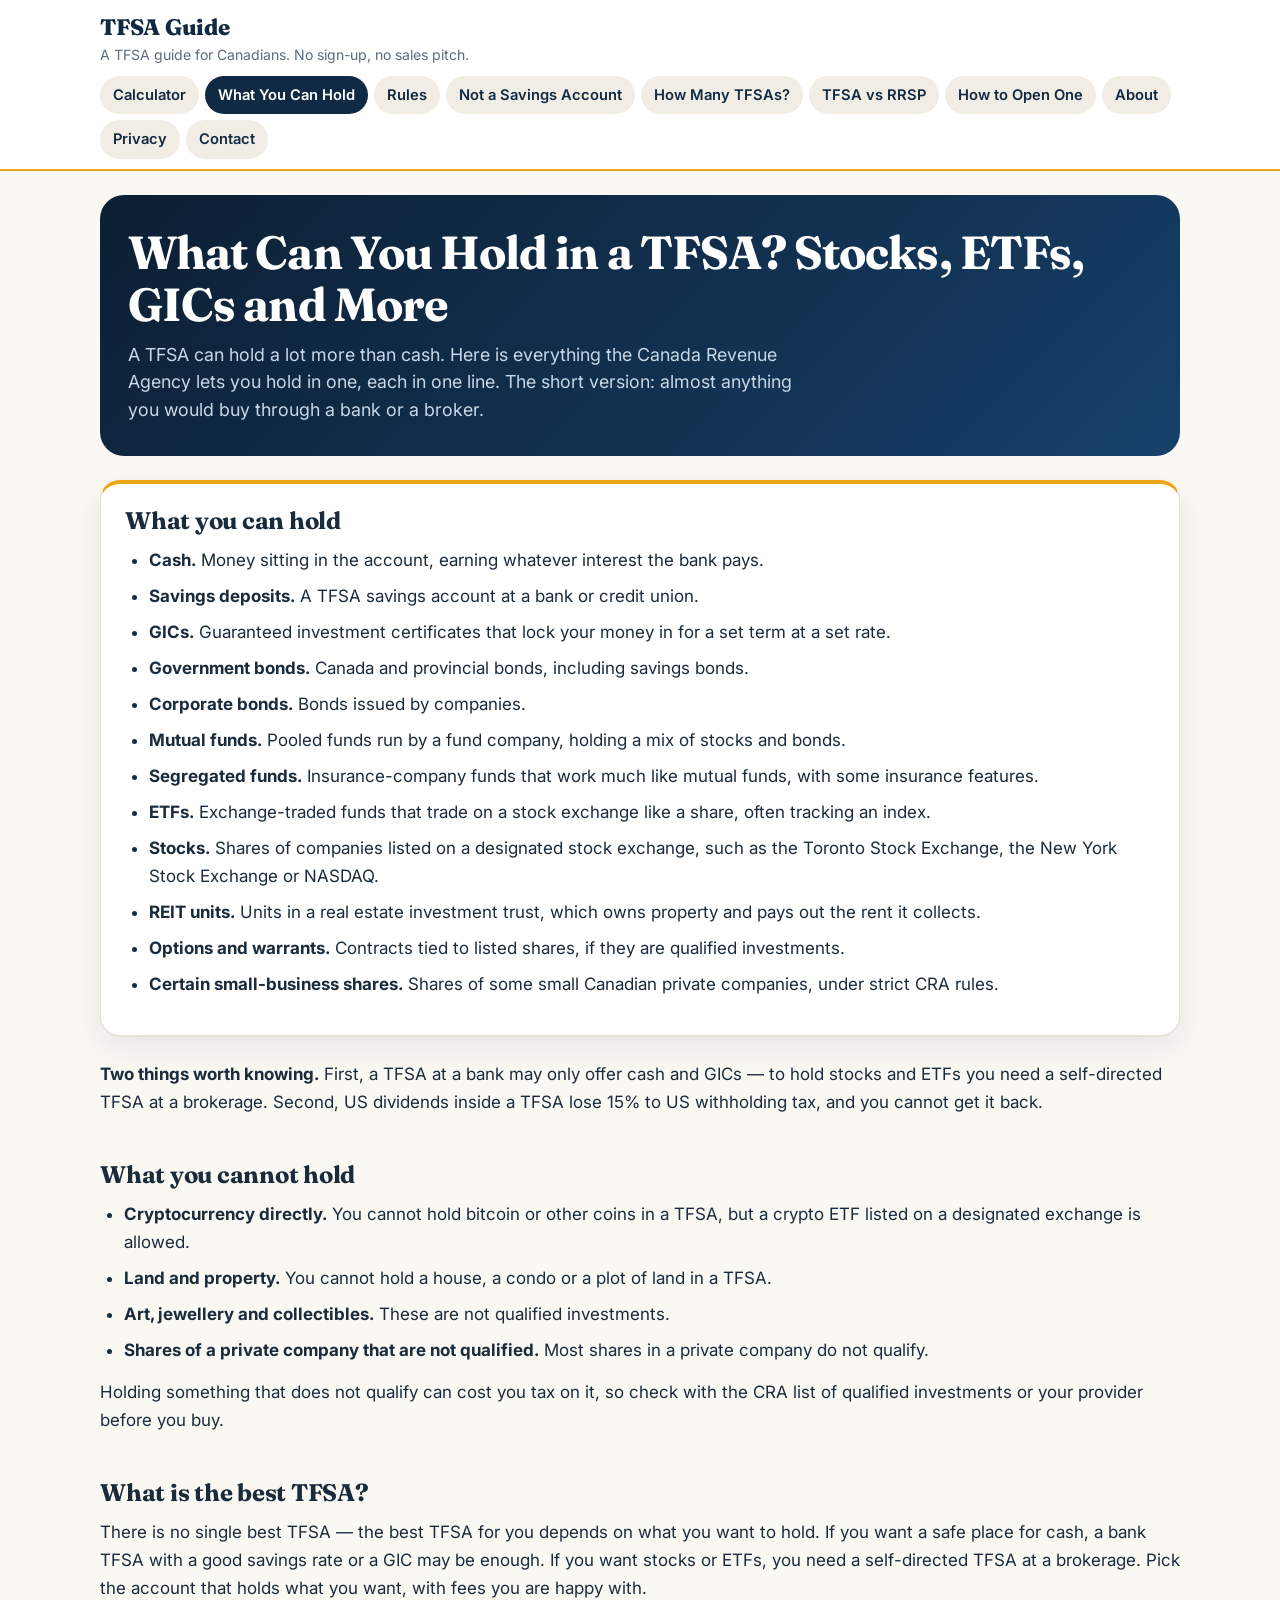
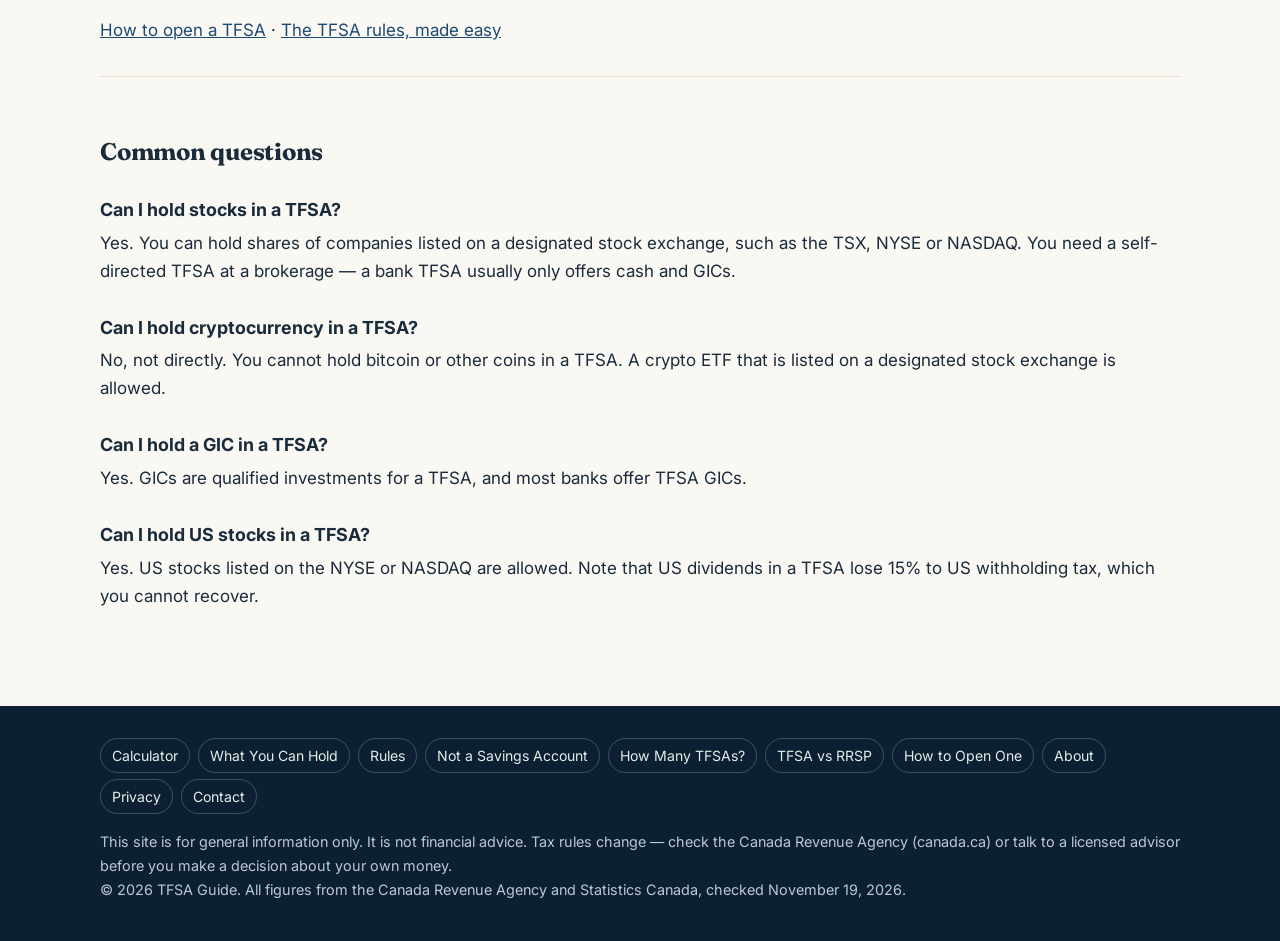
<file: what-can-you-hold-in-a-tfsa.html>
<!DOCTYPE html>
<html lang="en-CA">
<head>
<meta charset="utf-8">
<meta name="viewport" content="width=device-width, initial-scale=1">
<title>What Can You Hold in a TFSA? Stocks, ETFs, GICs and More</title>
<meta name="description" content="Everything you can hold in a TFSA — cash, GICs, stocks, ETFs, bonds, mutual funds and more — plus what you cannot hold, in plain words.">
<link rel="canonical" href="https://tfsasimplified.ca/what-can-you-hold-in-a-tfsa.html">
<meta property="og:title" content="What Can You Hold in a TFSA? Stocks, ETFs, GICs and More">
<meta property="og:description" content="Everything you can hold in a TFSA — cash, GICs, stocks, ETFs, bonds, mutual funds and more — plus what you cannot hold, in plain words.">
<meta property="og:type" content="article">
<meta property="og:url" content="https://tfsasimplified.ca/what-can-you-hold-in-a-tfsa.html">
<meta property="og:image" content="https://tfsasimplified.ca/og-image.png">
<meta name="twitter:card" content="summary_large_image">
<meta name="twitter:title" content="What Can You Hold in a TFSA? Stocks, ETFs, GICs and More">
<meta name="twitter:description" content="Everything you can hold in a TFSA — cash, GICs, stocks, ETFs, bonds, mutual funds and more — plus what you cannot hold, in plain words.">
<meta name="twitter:image" content="https://tfsasimplified.ca/og-image.png">
<script type="application/ld+json">
{
  "@context": "https://schema.org",
  "@type": "WebPage",
  "name": "What Can You Hold in a TFSA? Stocks, ETFs, GICs and More",
  "url": "https://tfsasimplified.ca/what-can-you-hold-in-a-tfsa.html",
  "description": "Everything you can hold in a TFSA \u2014 cash, GICs, stocks, ETFs, bonds, mutual funds and more \u2014 plus what you cannot hold, in plain words."
}
</script>
<script type="application/ld+json">
{
  "@context": "https://schema.org",
  "@type": "WebApplication",
  "name": "TFSA Contribution Room Calculator",
  "url": "https://tfsasimplified.ca/",
  "applicationCategory": "FinanceApplication",
  "operatingSystem": "Any",
  "browserRequirements": "Requires JavaScript",
  "offers": {
    "@type": "Offer",
    "price": "0",
    "priceCurrency": "CAD"
  },
  "description": "Free calculator that shows your TFSA contribution room and how much your TFSA could grow."
}
</script>
<script type="application/ld+json">
{
  "@context": "https://schema.org",
  "@type": "FAQPage",
  "mainEntity": [
    {
      "@type": "Question",
      "name": "Can I hold stocks in a TFSA?",
      "acceptedAnswer": {
        "@type": "Answer",
        "text": "Yes. You can hold shares of companies listed on a designated stock exchange, such as the TSX, NYSE or NASDAQ. You need a self-directed TFSA at a brokerage \u2014 a bank TFSA usually only offers cash and GICs."
      }
    },
    {
      "@type": "Question",
      "name": "Can I hold cryptocurrency in a TFSA?",
      "acceptedAnswer": {
        "@type": "Answer",
        "text": "No, not directly. You cannot hold bitcoin or other coins in a TFSA. A crypto ETF that is listed on a designated stock exchange is allowed."
      }
    },
    {
      "@type": "Question",
      "name": "Can I hold a GIC in a TFSA?",
      "acceptedAnswer": {
        "@type": "Answer",
        "text": "Yes. GICs are qualified investments for a TFSA, and most banks offer TFSA GICs."
      }
    },
    {
      "@type": "Question",
      "name": "Can I hold US stocks in a TFSA?",
      "acceptedAnswer": {
        "@type": "Answer",
        "text": "Yes. US stocks listed on the NYSE or NASDAQ are allowed. Note that US dividends in a TFSA lose 15% to US withholding tax, which you cannot recover."
      }
    }
  ]
}
</script>
<script type="application/ld+json">
{
  "@context": "https://schema.org",
  "@type": "Article",
  "headline": "What Can You Hold in a TFSA? Stocks, ETFs, GICs and More",
  "description": "Everything you can hold in a TFSA \u2014 cash, GICs, stocks, ETFs, bonds, mutual funds and more \u2014 plus what you cannot hold, in plain words.",
  "url": "https://tfsasimplified.ca/what-can-you-hold-in-a-tfsa.html",
  "mainEntityOfPage": "https://tfsasimplified.ca/what-can-you-hold-in-a-tfsa.html"
}
</script>
<link rel="preconnect" href="https://fonts.googleapis.com">
<link rel="preconnect" href="https://fonts.gstatic.com" crossorigin>
<link href="https://fonts.googleapis.com/css2?family=Fraunces:opsz,wght@9..144,700;9..144,800&family=Inter:wght@400;600;700;800&display=swap" rel="stylesheet">
<link rel="stylesheet" href="style.css?v=4">

</head>
<body>
<header class="site">
  <div class="wrap">
    <p class="site-title"><a href="index.html">TFSA Guide</a></p>
    <p class="tagline">A TFSA guide for Canadians. No sign-up, no sales pitch.</p>
    <nav class="main" aria-label="Main navigation">
      <a href="index.html">Calculator</a>
      <a href="what-can-you-hold-in-a-tfsa.html" class="current">What You Can Hold</a>
      <a href="tfsa-rules.html">Rules</a>
      <a href="tfsa-is-not-a-savings-account.html">Not a Savings Account</a>
      <a href="how-many-tfsas-can-you-have.html">How Many TFSAs?</a>
      <a href="tfsa-vs-rrsp.html">TFSA vs RRSP</a>
      <a href="how-to-open-a-tfsa.html">How to Open One</a>
      <a href="about.html">About</a>
      <a href="privacy.html">Privacy</a>
      <a href="contact.html">Contact</a>
    </nav>
  </div>
</header>
<div class="ad-slot" data-ad-slot="leaderboard"><!-- AdSense code goes here when approved --></div>
<main>
  <div class="wrap">

    <section class="page-hero">
      <h1>What Can You Hold in a TFSA? Stocks, ETFs, GICs and More</h1>
      <p class="lede">A TFSA can hold a lot more than cash. Here is everything the Canada Revenue Agency lets you hold in one, each in one line. The short version: almost anything you would buy through a bank or a broker.</p>
    </section>
    <section>
      <div class="example">
      <h2>What you can hold</h2>
      <ul>
        <li><strong>Cash.</strong> Money sitting in the account, earning whatever interest the bank pays.</li>
        <li><strong>Savings deposits.</strong> A TFSA savings account at a bank or credit union.</li>
        <li><strong>GICs.</strong> Guaranteed investment certificates that lock your money in for a set term at a set rate.</li>
        <li><strong>Government bonds.</strong> Canada and provincial bonds, including savings bonds.</li>
        <li><strong>Corporate bonds.</strong> Bonds issued by companies.</li>
        <li><strong>Mutual funds.</strong> Pooled funds run by a fund company, holding a mix of stocks and bonds.</li>
        <li><strong>Segregated funds.</strong> Insurance-company funds that work much like mutual funds, with some insurance features.</li>
        <li><strong>ETFs.</strong> Exchange-traded funds that trade on a stock exchange like a share, often tracking an index.</li>
        <li><strong>Stocks.</strong> Shares of companies listed on a designated stock exchange, such as the Toronto Stock Exchange, the New York Stock Exchange or NASDAQ.</li>
        <li><strong>REIT units.</strong> Units in a real estate investment trust, which owns property and pays out the rent it collects.</li>
        <li><strong>Options and warrants.</strong> Contracts tied to listed shares, if they are qualified investments.</li>
        <li><strong>Certain small-business shares.</strong> Shares of some small Canadian private companies, under strict CRA rules.</li>
      </ul>
      </div>
      <p><strong>Two things worth knowing.</strong> First, a TFSA at a bank may only offer cash and GICs &mdash; to hold stocks and ETFs you need a self-directed TFSA at a brokerage. Second, US dividends inside a TFSA lose 15% to US withholding tax, and you cannot get it back.</p>
    </section>
    <section>
      <h2>What you cannot hold</h2>
      <ul>
        <li><strong>Cryptocurrency directly.</strong> You cannot hold bitcoin or other coins in a TFSA, but a crypto ETF listed on a designated exchange is allowed.</li>
        <li><strong>Land and property.</strong> You cannot hold a house, a condo or a plot of land in a TFSA.</li>
        <li><strong>Art, jewellery and collectibles.</strong> These are not qualified investments.</li>
        <li><strong>Shares of a private company that are not qualified.</strong> Most shares in a private company do not qualify.</li>
      </ul>
      <p>Holding something that does not qualify can cost you tax on it, so check with the CRA list of qualified investments or your provider before you buy.</p>
    </section>
    <section>
      <h2>What is the best TFSA?</h2>
      <p>There is no single best TFSA &mdash; the best TFSA for you depends on what you want to hold. If you want a safe place for cash, a bank TFSA with a good savings rate or a GIC may be enough. If you want stocks or ETFs, you need a self-directed TFSA at a brokerage. Pick the account that holds what you want, with fees you are happy with.</p>
      <p><a href="how-to-open-a-tfsa.html">How to open a TFSA</a> &middot; <a href="tfsa-rules.html">The TFSA rules, made easy</a></p>
    </section>

    <section class="faq">
      <h2>Common questions</h2>
      <h3>Can I hold stocks in a TFSA?</h3>
      <p>Yes. You can hold shares of companies listed on a designated stock exchange, such as the TSX, NYSE or NASDAQ. You need a self-directed TFSA at a brokerage — a bank TFSA usually only offers cash and GICs.</p>
      <h3>Can I hold cryptocurrency in a TFSA?</h3>
      <p>No, not directly. You cannot hold bitcoin or other coins in a TFSA. A crypto ETF that is listed on a designated stock exchange is allowed.</p>
      <h3>Can I hold a GIC in a TFSA?</h3>
      <p>Yes. GICs are qualified investments for a TFSA, and most banks offer TFSA GICs.</p>
      <h3>Can I hold US stocks in a TFSA?</h3>
      <p>Yes. US stocks listed on the NYSE or NASDAQ are allowed. Note that US dividends in a TFSA lose 15% to US withholding tax, which you cannot recover.</p>
    </section>

  </div>
</main>
<div class="ad-slot" data-ad-slot="footer"><!-- AdSense code goes here when approved --></div>
<footer class="site">
  <div class="wrap">
    <nav aria-label="Footer navigation">
      <a href="index.html">Calculator</a>
      <a href="what-can-you-hold-in-a-tfsa.html">What You Can Hold</a>
      <a href="tfsa-rules.html">Rules</a>
      <a href="tfsa-is-not-a-savings-account.html">Not a Savings Account</a>
      <a href="how-many-tfsas-can-you-have.html">How Many TFSAs?</a>
      <a href="tfsa-vs-rrsp.html">TFSA vs RRSP</a>
      <a href="how-to-open-a-tfsa.html">How to Open One</a>
      <a href="about.html">About</a>
      <a href="privacy.html">Privacy</a>
      <a href="contact.html">Contact</a>
    </nav>
    <p>This site is for general information only. It is not financial advice. Tax rules change — check the Canada Revenue Agency (canada.ca) or talk to a licensed advisor before you make a decision about your own money.</p>
    <p>&copy; 2026 TFSA Guide. All figures from the Canada Revenue Agency and Statistics Canada, checked November 19, 2026.</p>
  </div>
</footer>
</body>
</html>
</file>
<file: style.css>
/* TFSA Guide (Canada) — shared stylesheet.
   New look, Nov 2026: deep navy + warm gold on warm paper. Fraunces for
   headings, Inter for body (Google Fonts, system fallbacks). Plain, fast,
   no other external libraries. Mobile-first: single column, sticky answer
   bar; desktop: inputs left, results sticky on the right. */

* { box-sizing: border-box; }

:root {
  --navy-900: #0c1f33;
  --navy-800: #102a44;
  --navy-700: #16395c;
  --navy-600: #1d4a75;
  --gold: #eda415;
  --gold-dark: #cf8d0c;
  --gold-soft: #fdf3dd;
  --teal: #0e7490;
  --ink: #1a2b3c;
  --muted: #5c6d7e;
  --line: #e7e0d3;
  --bg: #faf8f3;
  --card: #ffffff;
  --amber-bg: #fdf6e3;
  --amber-line: #e8a317;
  --red: #b3261e;
  --red-bg: #fdecea;
  --shadow: 0 1px 2px rgba(20, 30, 45, 0.05), 0 12px 32px rgba(20, 30, 45, 0.08);
  --radius: 20px;
}

html { -webkit-text-size-adjust: 100%; }

body {
  margin: 0;
  font-family: 'Inter', -apple-system, BlinkMacSystemFont, "Segoe UI", Roboto, Helvetica, Arial, sans-serif;
  font-size: 17px;
  line-height: 1.65;
  color: var(--ink);
  background: var(--bg);
}

a { color: var(--navy-600); }
a:hover { color: var(--teal); }

.wrap { max-width: 1120px; margin: 0 auto; padding: 0 20px; }

/* ---------- header & nav ---------- */

header.site {
  position: sticky;
  top: 0;
  z-index: 40;
  background: #fff;
  border-bottom: 2px solid var(--gold);
  padding: 14px 0 10px;
}

header.site .site-title {
  font-family: 'Fraunces', Georgia, 'Times New Roman', serif;
  font-size: 1.4rem;
  font-weight: 800;
  letter-spacing: -0.01em;
  line-height: 1.2;
  margin: 0;
}

header.site .site-title a { color: var(--navy-800); text-decoration: none; }

header.site .tagline {
  margin: 2px 0 0;
  font-size: 0.88rem;
  color: var(--muted);
}

nav.main {
  margin-top: 10px;
  display: flex;
  gap: 6px;
  overflow-x: auto;
  scrollbar-width: none;
  -webkit-overflow-scrolling: touch;
}
nav.main::-webkit-scrollbar { display: none; }

nav.main a {
  flex: 0 0 auto;
  color: var(--navy-800);
  background: #f1ede4;
  text-decoration: none;
  font-size: 0.92rem;
  font-weight: 600;
  padding: 7px 13px;
  border-radius: 999px;
  white-space: nowrap;
}
nav.main a:hover { background: #e6dfcd; color: var(--navy-800); }
nav.main a.current { background: var(--navy-800); color: #fff; }

/* ---------- hero & headings ---------- */

main { padding: 20px 0 64px; }

/* ---------- hero ---------- */

.hero {
  background: linear-gradient(135deg, #0c1f33 0%, #123252 55%, #16406b 100%);
  color: #fff;
  border: none;
  border-radius: 24px;
  padding: 36px 32px;
  margin-top: 4px;
}

.page-hero {
  background: linear-gradient(135deg, #0c1f33 0%, #123252 60%, #16406b 100%);
  color: #fff;
  border: none;
  border-radius: 24px;
  padding: 32px 28px;
  margin-top: 4px;
}
.page-hero h1 { margin-bottom: 10px; color: #fff; }
.page-hero .lede { margin-bottom: 0; color: #c9d8e6; }

@media (max-width: 640px) {
  .hero { padding: 28px 22px; }
  .page-hero { padding: 26px 20px; }
}

.eyebrow {
  margin: 0 0 10px;
  font-size: 0.8rem;
  font-weight: 800;
  letter-spacing: 0.09em;
  text-transform: uppercase;
  color: var(--gold);
}

h1 {
  font-family: 'Fraunces', Georgia, 'Times New Roman', serif;
  font-size: clamp(2rem, 5vw, 2.9rem);
  line-height: 1.12;
  letter-spacing: -0.02em;
  margin: 0 0 12px;
}
.hero h1 { color: #fff; }
h2 {
  font-family: 'Fraunces', Georgia, 'Times New Roman', serif;
  font-size: 1.5rem;
  line-height: 1.25;
  letter-spacing: -0.01em;
  margin: 44px 0 10px;
  color: var(--ink);
}
h3 { font-size: 1.12rem; margin: 28px 0 8px; }
p { margin: 0 0 14px; }
ul, ol { margin: 0 0 14px; padding-left: 24px; }
li { margin-bottom: 8px; }

.lede { font-size: 1.12rem; line-height: 1.55; color: #33473a; max-width: 62ch; }
.hero .lede { color: #c9d8e6; }

.chips {
  display: flex;
  flex-wrap: wrap;
  gap: 8px;
  margin: 16px 0 4px;
  padding: 0;
  list-style: none;
}
.chips li {
  margin: 0;
  background: var(--gold-soft);
  color: var(--navy-800);
  font-size: 0.9rem;
  font-weight: 600;
  padding: 6px 13px;
  border-radius: 999px;
}
.hero .chips li {
  background: rgba(255, 255, 255, 0.14);
  border: 1px solid rgba(255, 255, 255, 0.18);
  color: #eef4f9;
}

/* ---------- calculator ---------- */

.calc-layout { margin-top: 24px; }

.calc-box {
  background: var(--card);
  border: 1px solid var(--line);
  border-radius: var(--radius);
  box-shadow: var(--shadow);
  padding: 28px;
}

.calc-box h2 { margin: 0 0 4px; }
.calc-box > p.sub { color: var(--muted); font-size: 0.95rem; margin-bottom: 20px; }

.field { margin-bottom: 18px; }
.field label { display: block; font-weight: 700; font-size: 0.98rem; margin-bottom: 6px; }
.field .hint { display: block; font-size: 0.86rem; font-weight: 400; color: var(--muted); margin-top: 6px; line-height: 1.45; }

.field input[type="number"],
.field select {
  width: 100%;
  min-height: 52px;
  padding: 12px 14px;
  font-size: 16px;
  line-height: 1.3;
  border: 1.5px solid #d8d2c2;
  border-radius: 12px;
  background: #fff;
  color: var(--ink);
  -moz-appearance: textfield;
  appearance: textfield;
}
.field input[type="number"]::-webkit-outer-spin-button,
.field input[type="number"]::-webkit-inner-spin-button {
  -webkit-appearance: none;
  margin: 0;
}
.field input[type="number"]:focus,
.field select:focus {
  outline: none;
  border-color: var(--navy-600);
  box-shadow: 0 0 0 3px rgba(29, 74, 117, 0.18);
}

.money-input { position: relative; display: block; }
.money-input > span {
  position: absolute;
  left: 14px;
  top: 50%;
  transform: translateY(-50%);
  color: var(--muted);
  font-size: 16px;
  font-weight: 600;
  pointer-events: none;
}
.money-input input[type="number"] { padding-left: 30px; }

.field-row { display: flex; flex-wrap: wrap; gap: 0 20px; }
.field-row .field { flex: 1 1 240px; }

.check { font-weight: 700; display: flex; align-items: flex-start; gap: 10px; cursor: pointer; }
.check input {
  flex: 0 0 auto;
  width: 22px;
  height: 22px;
  margin: 1px 0 0;
  accent-color: var(--navy-700);
  cursor: pointer;
}

button.cta-btn {
  background: var(--gold);
  color: var(--navy-900);
  border: none;
  border-radius: 999px;
  padding: 14px 26px;
  font-size: 1.05rem;
  font-weight: 800;
  cursor: pointer;
  box-shadow: 0 6px 16px rgba(237, 164, 21, 0.35);
}
button.cta-btn:hover { background: var(--gold-dark); color: #fff; }

button.example-btn {
  background: #fff;
  color: var(--navy-700);
  border: 1.5px solid var(--navy-700);
  border-radius: 999px;
  padding: 11px 20px;
  font-size: 1rem;
  font-weight: 700;
  cursor: pointer;
}
button.example-btn:hover { background: #eef3f8; }

.growth-box { margin-top: 24px; }

.calc-actions { text-align: center; margin-top: 6px; }
.calc-actions button { display: block; margin: 0 auto 12px; }
.calc-actions button:last-child { margin-bottom: 0; }

/* ---------- results (dark navy panel) ---------- */

.results {
  background: linear-gradient(160deg, #0c1f33 0%, #123252 100%);
  color: #fff;
  border-radius: var(--radius);
  box-shadow: var(--shadow);
  padding: 26px 24px;
}

.results .big-label {
  margin: 0;
  font-size: 0.82rem;
  font-weight: 800;
  text-transform: uppercase;
  letter-spacing: 0.08em;
  color: #9db8d0;
}

.results .big {
  margin: 4px 0 4px;
  font-family: 'Fraunces', Georgia, 'Times New Roman', serif;
  font-size: clamp(2.6rem, 8vw, 3.2rem);
  font-weight: 800;
  letter-spacing: -0.03em;
  line-height: 1.05;
  color: #f5b81e;
}

.results .big-sub {
  margin: 0 0 8px;
  color: #c9d8e6;
  font-size: 0.98rem;
}

.results dl { margin: 10px 0 0; }
.results .row {
  display: flex;
  justify-content: space-between;
  align-items: baseline;
  gap: 16px;
  padding: 11px 0;
  border-top: 1px solid rgba(255, 255, 255, 0.16);
}
.results .row dt { font-weight: 600; color: #dbe7f1; }
.results .row dd { margin: 0; text-align: right; font-weight: 700; white-space: nowrap; }
.results .row.total-row dt,
.results .row.total-row dd {
  font-size: 1.08rem;
  font-weight: 800;
  color: #fff;
}

.results h3 {
  margin: 22px 0 2px;
  padding-top: 18px;
  border-top: 1px solid rgba(255, 255, 255, 0.22);
  color: #fff;
  font-size: 1.05rem;
}

.results .note {
  background: rgba(255, 255, 255, 0.1);
  border: 1px solid rgba(255, 255, 255, 0.18);
  border-left: 4px solid var(--gold);
  color: #eef7f0;
  margin-top: 18px;
}

.no-result {
  background: var(--red-bg);
  border: 1px solid #e0a9a4;
  border-radius: var(--radius);
  padding: 20px 22px;
  margin-top: 18px;
}
.no-result p { color: #6d1a15; }

/* ---------- tables ---------- */

.table-scroll { overflow-x: auto; margin: 0 0 16px; -webkit-overflow-scrolling: touch; }

table {
  width: 100%;
  border-collapse: collapse;
  background: #fff;
  font-size: 0.95rem;
  border-radius: 12px;
  overflow: hidden;
}
th, td { padding: 11px 12px 11px 0; text-align: left; vertical-align: top; }
th:first-child, td:first-child { padding-left: 12px; }
th {
  font-size: 0.78rem;
  font-weight: 800;
  text-transform: uppercase;
  letter-spacing: 0.06em;
  color: var(--muted);
  border-bottom: 2px solid var(--line);
}
td { border-bottom: 1px solid var(--line); }
tr:last-child td { border-bottom: none; }
tbody tr:nth-child(even) td { background: #fbf9f5; }
td.num, th.num { text-align: right; }

/* ---------- example & explainer cards ---------- */

.example {
  background: var(--card);
  border: 1px solid var(--line);
  border-top: 4px solid var(--gold);
  border-radius: var(--radius);
  box-shadow: var(--shadow);
  padding: 22px 24px;
  margin: 24px 0;
}
.example h2, .example h3 { margin-top: 0; }
.example dl {
  display: grid;
  grid-template-columns: minmax(180px, 1fr) auto;
  gap: 0 16px;
  margin: 12px 0 0;
}
.example dl dt, .example dl dd { padding: 9px 0; border-top: 1px solid var(--line); }
.example dl dt:first-of-type, .example dl dd:first-of-type { border-top: none; }
.example dt { font-weight: 600; }
.example dd { margin: 0; text-align: right; font-weight: 600; white-space: nowrap; }

.note {
  background: var(--amber-bg);
  border: 1px solid #f0e2b0;
  border-left: 4px solid var(--amber-line);
  padding: 12px 16px;
  border-radius: 0 12px 12px 0;
  font-size: 0.95rem;
}

/* ---------- ad slots (hidden until AdSense is approved) ---------- */

.ad-slot { display: none; }

/* ---------- footer ---------- */

footer.site {
  background: var(--navy-900);
  color: #b9c9d8;
  padding: 32px 0 40px;
  font-size: 0.9rem;
}
footer.site nav { display: flex; flex-wrap: wrap; gap: 6px 8px; margin-bottom: 16px; }
footer.site nav a {
  color: #dff0e6;
  text-decoration: none;
  font-size: 0.88rem;
  padding: 5px 11px;
  border: 1px solid rgba(255, 255, 255, 0.22);
  border-radius: 999px;
}
footer.site nav a:hover { background: rgba(255, 255, 255, 0.1); color: #fff; }
footer.site p { margin: 0; }

/* ---------- desktop layout ---------- */

@media (min-width: 960px) {
  nav.main { flex-wrap: wrap; overflow-x: visible; }

  .calc-layout {
    display: grid;
    grid-template-columns: minmax(0, 1fr) minmax(0, 400px);
    gap: 24px;
    align-items: start;
  }

  .calc-layout .results-col { position: sticky; top: 132px; }

  .field-row .field { flex-basis: 0; }
}

/* ---------- social security extras ---------- */

.mode-toggle {
  display: flex;
  flex-wrap: wrap;
  gap: 8px;
  margin-bottom: 18px;
}
.mode-toggle label {
  flex: 1 1 200px;
  display: flex;
  align-items: flex-start;
  gap: 10px;
  background: var(--gold-soft);
  border: 1.5px solid #eadfc2;
  border-radius: 12px;
  padding: 12px 14px;
  font-weight: 700;
  font-size: 0.95rem;
  cursor: pointer;
}
.mode-toggle label:has(input:checked) {
  border-color: var(--navy-600);
  background: #e4edf5;
}
.mode-toggle input {
  width: 20px;
  height: 20px;
  margin: 1px 0 0;
  accent-color: var(--navy-700);
  cursor: pointer;
}
.mode-toggle .hint {
  display: block;
  font-weight: 400;
  color: var(--muted);
  font-size: 0.86rem;
  margin-top: 2px;
}

.claim-table td.hl, .claim-table th.hl { font-weight: 800; color: var(--navy-800); }
.claim-table tr.best td { background: var(--gold-soft); }

/* TFSA site additions */
.origin {
  background: #fff;
  border: 1px solid var(--line);
  border-left: 4px solid var(--gold);
  padding: 1rem 1.25rem;
  margin: 1.5rem 0;
  border-radius: 0 20px 20px 0;
  box-shadow: var(--shadow);
}
.origin h2 { margin-top: 0; }
.stats { margin: 2rem 0; }
.faq { margin: 2rem 0; padding-top: 1rem; border-top: 1px solid var(--line); }
.faq h3 { margin-bottom: 0.25rem; }
.faq p { margin-top: 0; }

/* Date of birth as three plain fields so the year is just typed in */
/* Phones: stack the big-picture stats so long values never run off the card */
@media (max-width: 640px) {
  .calc-box { padding: 20px; }
  .example { padding: 16px; }
  .example dl { grid-template-columns: 1fr; gap: 0; }
  .example dl dt { padding-bottom: 0; }
  .example dl dd { border-top: none; text-align: left; white-space: normal; padding-top: 2px; }
  .table-scroll table { font-size: 0.9rem; }
  .table-scroll th, .table-scroll td { padding: 9px 8px 9px 0; }
  .table-scroll th:first-child, .table-scroll td:first-child { padding-left: 8px; }
}
</file>
